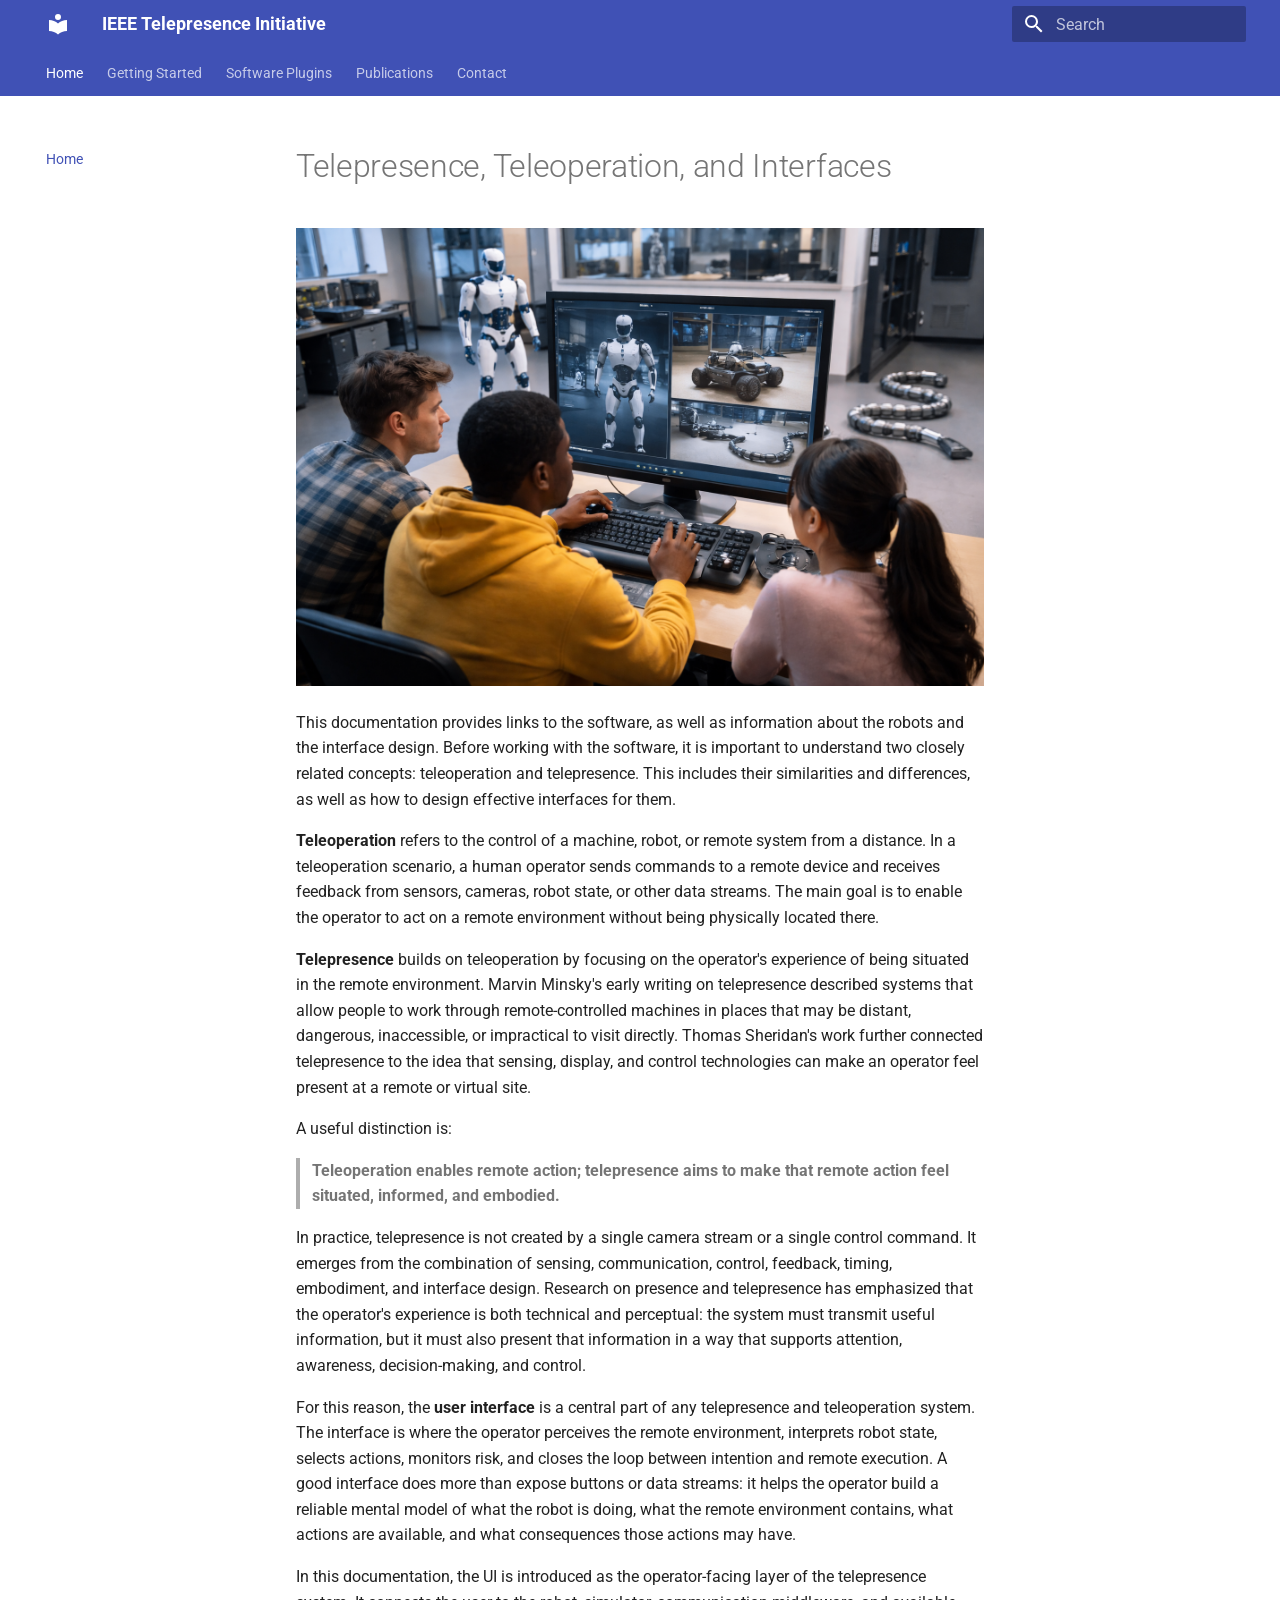
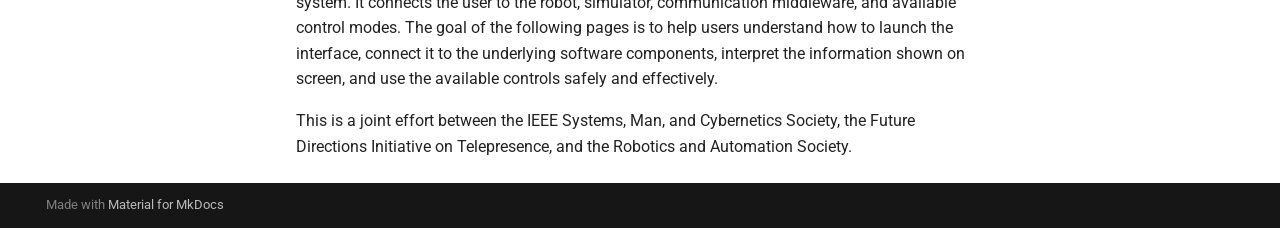
<file: documentation/index.html>
<!doctype html>
<html lang="en" class="no-js">
  <head>
    
      <meta charset="utf-8">
      <meta name="viewport" content="width=device-width,initial-scale=1">
      
      
      
        <link rel="canonical" href="https://vicarios.github.io/documentation/">
      
      
      
        <link rel="next" href="Getting-Started/">
      
      
        
      
      
      <link rel="icon" href="assets/images/favicon.png">
      <meta name="generator" content="mkdocs-1.6.1, mkdocs-material-9.7.6">
    
    
      
        <title>IEEE Telepresence Initiative</title>
      
    
    
      <link rel="stylesheet" href="assets/stylesheets/main.484c7ddc.min.css">
      
      


    
    
      
    
    
      
        
        
        <link rel="preconnect" href="https://fonts.gstatic.com" crossorigin>
        <link rel="stylesheet" href="https://fonts.googleapis.com/css?family=Roboto:300,300i,400,400i,700,700i%7CRoboto+Mono:400,400i,700,700i&display=fallback">
        <style>:root{--md-text-font:"Roboto";--md-code-font:"Roboto Mono"}</style>
      
    
    
    <script>__md_scope=new URL(".",location),__md_hash=e=>[...e].reduce(((e,_)=>(e<<5)-e+_.charCodeAt(0)),0),__md_get=(e,_=localStorage,t=__md_scope)=>JSON.parse(_.getItem(t.pathname+"."+e)),__md_set=(e,_,t=localStorage,a=__md_scope)=>{try{t.setItem(a.pathname+"."+e,JSON.stringify(_))}catch(e){}}</script>
    
      

    
    
  </head>
  
  
    <body dir="ltr">
  
    
    <input class="md-toggle" data-md-toggle="drawer" type="checkbox" id="__drawer" autocomplete="off">
    <input class="md-toggle" data-md-toggle="search" type="checkbox" id="__search" autocomplete="off">
    <label class="md-overlay" for="__drawer"></label>
    <div data-md-component="skip">
      
        
        <a href="#telepresence-teleoperation-and-interfaces" class="md-skip">
          Skip to content
        </a>
      
    </div>
    <div data-md-component="announce">
      
    </div>
    
    
      

<header class="md-header" data-md-component="header">
  <nav class="md-header__inner md-grid" aria-label="Header">
    <a href="." title="IEEE Telepresence Initiative" class="md-header__button md-logo" aria-label="IEEE Telepresence Initiative" data-md-component="logo">
      
  
  <svg xmlns="http://www.w3.org/2000/svg" viewBox="0 0 24 24"><path d="M12 8a3 3 0 0 0 3-3 3 3 0 0 0-3-3 3 3 0 0 0-3 3 3 3 0 0 0 3 3m0 3.54C9.64 9.35 6.5 8 3 8v11c3.5 0 6.64 1.35 9 3.54 2.36-2.19 5.5-3.54 9-3.54V8c-3.5 0-6.64 1.35-9 3.54"/></svg>

    </a>
    <label class="md-header__button md-icon" for="__drawer">
      
      <svg xmlns="http://www.w3.org/2000/svg" viewBox="0 0 24 24"><path d="M3 6h18v2H3zm0 5h18v2H3zm0 5h18v2H3z"/></svg>
    </label>
    <div class="md-header__title" data-md-component="header-title">
      <div class="md-header__ellipsis">
        <div class="md-header__topic">
          <span class="md-ellipsis">
            IEEE Telepresence Initiative
          </span>
        </div>
        <div class="md-header__topic" data-md-component="header-topic">
          <span class="md-ellipsis">
            
              Home
            
          </span>
        </div>
      </div>
    </div>
    
    
      <script>var palette=__md_get("__palette");if(palette&&palette.color){if("(prefers-color-scheme)"===palette.color.media){var media=matchMedia("(prefers-color-scheme: light)"),input=document.querySelector(media.matches?"[data-md-color-media='(prefers-color-scheme: light)']":"[data-md-color-media='(prefers-color-scheme: dark)']");palette.color.media=input.getAttribute("data-md-color-media"),palette.color.scheme=input.getAttribute("data-md-color-scheme"),palette.color.primary=input.getAttribute("data-md-color-primary"),palette.color.accent=input.getAttribute("data-md-color-accent")}for(var[key,value]of Object.entries(palette.color))document.body.setAttribute("data-md-color-"+key,value)}</script>
    
    
    
      
      
        <label class="md-header__button md-icon" for="__search">
          
          <svg xmlns="http://www.w3.org/2000/svg" viewBox="0 0 24 24"><path d="M9.5 3A6.5 6.5 0 0 1 16 9.5c0 1.61-.59 3.09-1.56 4.23l.27.27h.79l5 5-1.5 1.5-5-5v-.79l-.27-.27A6.52 6.52 0 0 1 9.5 16 6.5 6.5 0 0 1 3 9.5 6.5 6.5 0 0 1 9.5 3m0 2C7 5 5 7 5 9.5S7 14 9.5 14 14 12 14 9.5 12 5 9.5 5"/></svg>
        </label>
        <div class="md-search" data-md-component="search" role="dialog">
  <label class="md-search__overlay" for="__search"></label>
  <div class="md-search__inner" role="search">
    <form class="md-search__form" name="search">
      <input type="text" class="md-search__input" name="query" aria-label="Search" placeholder="Search" autocapitalize="off" autocorrect="off" autocomplete="off" spellcheck="false" data-md-component="search-query" required>
      <label class="md-search__icon md-icon" for="__search">
        
        <svg xmlns="http://www.w3.org/2000/svg" viewBox="0 0 24 24"><path d="M9.5 3A6.5 6.5 0 0 1 16 9.5c0 1.61-.59 3.09-1.56 4.23l.27.27h.79l5 5-1.5 1.5-5-5v-.79l-.27-.27A6.52 6.52 0 0 1 9.5 16 6.5 6.5 0 0 1 3 9.5 6.5 6.5 0 0 1 9.5 3m0 2C7 5 5 7 5 9.5S7 14 9.5 14 14 12 14 9.5 12 5 9.5 5"/></svg>
        
        <svg xmlns="http://www.w3.org/2000/svg" viewBox="0 0 24 24"><path d="M20 11v2H8l5.5 5.5-1.42 1.42L4.16 12l7.92-7.92L13.5 5.5 8 11z"/></svg>
      </label>
      <nav class="md-search__options" aria-label="Search">
        
        <button type="reset" class="md-search__icon md-icon" title="Clear" aria-label="Clear" tabindex="-1">
          
          <svg xmlns="http://www.w3.org/2000/svg" viewBox="0 0 24 24"><path d="M19 6.41 17.59 5 12 10.59 6.41 5 5 6.41 10.59 12 5 17.59 6.41 19 12 13.41 17.59 19 19 17.59 13.41 12z"/></svg>
        </button>
      </nav>
      
        <div class="md-search__suggest" data-md-component="search-suggest"></div>
      
    </form>
    <div class="md-search__output">
      <div class="md-search__scrollwrap" tabindex="0" data-md-scrollfix>
        <div class="md-search-result" data-md-component="search-result">
          <div class="md-search-result__meta">
            Initializing search
          </div>
          <ol class="md-search-result__list" role="presentation"></ol>
        </div>
      </div>
    </div>
  </div>
</div>
      
    
    
  </nav>
  
</header>
    
    <div class="md-container" data-md-component="container">
      
      
        
          
            
<nav class="md-tabs" aria-label="Tabs" data-md-component="tabs">
  <div class="md-grid">
    <ul class="md-tabs__list">
      
        
  
  
  
    
  
  
    <li class="md-tabs__item md-tabs__item--active">
      <a href="." class="md-tabs__link">
        
  
  
    
  
  Home

      </a>
    </li>
  

      
        
  
  
  
  
    <li class="md-tabs__item">
      <a href="Getting-Started/" class="md-tabs__link">
        
  
  
    
  
  Getting Started

      </a>
    </li>
  

      
        
  
  
  
  
    <li class="md-tabs__item">
      <a href="Software-plugins/" class="md-tabs__link">
        
  
  
    
  
  Software Plugins

      </a>
    </li>
  

      
        
  
  
  
  
    <li class="md-tabs__item">
      <a href="publications/" class="md-tabs__link">
        
  
  
    
  
  Publications

      </a>
    </li>
  

      
        
  
  
  
  
    <li class="md-tabs__item">
      <a href="Contact/" class="md-tabs__link">
        
  
  
    
  
  Contact

      </a>
    </li>
  

      
    </ul>
  </div>
</nav>
          
        
      
      <main class="md-main" data-md-component="main">
        <div class="md-main__inner md-grid">
          
            
              
              <div class="md-sidebar md-sidebar--primary" data-md-component="sidebar" data-md-type="navigation" >
                <div class="md-sidebar__scrollwrap">
                  <div class="md-sidebar__inner">
                    


  


<nav class="md-nav md-nav--primary md-nav--lifted" aria-label="Navigation" data-md-level="0">
  <label class="md-nav__title" for="__drawer">
    <a href="." title="IEEE Telepresence Initiative" class="md-nav__button md-logo" aria-label="IEEE Telepresence Initiative" data-md-component="logo">
      
  
  <svg xmlns="http://www.w3.org/2000/svg" viewBox="0 0 24 24"><path d="M12 8a3 3 0 0 0 3-3 3 3 0 0 0-3-3 3 3 0 0 0-3 3 3 3 0 0 0 3 3m0 3.54C9.64 9.35 6.5 8 3 8v11c3.5 0 6.64 1.35 9 3.54 2.36-2.19 5.5-3.54 9-3.54V8c-3.5 0-6.64 1.35-9 3.54"/></svg>

    </a>
    IEEE Telepresence Initiative
  </label>
  
  <ul class="md-nav__list" data-md-scrollfix>
    
      
      
  
  
    
  
  
  
    <li class="md-nav__item md-nav__item--active">
      
      <input class="md-nav__toggle md-toggle" type="checkbox" id="__toc">
      
      
        
      
      
      <a href="." class="md-nav__link md-nav__link--active">
        
  
  
  <span class="md-ellipsis">
    
  
    Home
  

    
  </span>
  
  

      </a>
      
    </li>
  

    
      
      
  
  
  
  
    <li class="md-nav__item">
      <a href="Getting-Started/" class="md-nav__link">
        
  
  
  <span class="md-ellipsis">
    
  
    Getting Started
  

    
  </span>
  
  

      </a>
    </li>
  

    
      
      
  
  
  
  
    <li class="md-nav__item">
      <a href="Software-plugins/" class="md-nav__link">
        
  
  
  <span class="md-ellipsis">
    
  
    Software Plugins
  

    
  </span>
  
  

      </a>
    </li>
  

    
      
      
  
  
  
  
    <li class="md-nav__item">
      <a href="publications/" class="md-nav__link">
        
  
  
  <span class="md-ellipsis">
    
  
    Publications
  

    
  </span>
  
  

      </a>
    </li>
  

    
      
      
  
  
  
  
    <li class="md-nav__item">
      <a href="Contact/" class="md-nav__link">
        
  
  
  <span class="md-ellipsis">
    
  
    Contact
  

    
  </span>
  
  

      </a>
    </li>
  

    
  </ul>
</nav>
                  </div>
                </div>
              </div>
            
            
              
              <div class="md-sidebar md-sidebar--secondary" data-md-component="sidebar" data-md-type="toc" >
                <div class="md-sidebar__scrollwrap">
                  <div class="md-sidebar__inner">
                    

<nav class="md-nav md-nav--secondary" aria-label="Table of contents">
  
  
  
    
  
  
</nav>
                  </div>
                </div>
              </div>
            
          
          
            <div class="md-content" data-md-component="content">
              
              <article class="md-content__inner md-typeset">
                
                  



<h1 id="telepresence-teleoperation-and-interfaces">Telepresence, Teleoperation, and Interfaces<a class="headerlink" href="#telepresence-teleoperation-and-interfaces" title="Permanent link">&para;</a></h1>
<p><img alt="alt text" src="image.png" /></p>
<p>This documentation provides links to the software, as well as information about the robots and the interface design. Before working with the software, it is important to understand two closely related concepts: teleoperation and telepresence. This includes their similarities and differences, as well as how to design effective interfaces for them.</p>
<p><strong>Teleoperation</strong> refers to the control of a machine, robot, or remote system from a distance. In a teleoperation scenario, a human operator sends commands to a remote device and receives feedback from sensors, cameras, robot state, or other data streams. The main goal is to enable the operator to act on a remote environment without being physically located there.</p>
<p><strong>Telepresence</strong> builds on teleoperation by focusing on the operator's experience of being situated in the remote environment. Marvin Minsky's early writing on telepresence described systems that allow people to work through remote-controlled machines in places that may be distant, dangerous, inaccessible, or impractical to visit directly. Thomas Sheridan's work further connected telepresence to the idea that sensing, display, and control technologies can make an operator feel present at a remote or virtual site.</p>
<p>A useful distinction is:</p>
<blockquote>
<p><strong>Teleoperation enables remote action; telepresence aims to make that remote action feel situated, informed, and embodied.</strong></p>
</blockquote>
<p>In practice, telepresence is not created by a single camera stream or a single control command. It emerges from the combination of sensing, communication, control, feedback, timing, embodiment, and interface design. Research on presence and telepresence has emphasized that the operator's experience is both technical and perceptual: the system must transmit useful information, but it must also present that information in a way that supports attention, awareness, decision-making, and control.</p>
<p>For this reason, the <strong>user interface</strong> is a central part of any telepresence and teleoperation system. The interface is where the operator perceives the remote environment, interprets robot state, selects actions, monitors risk, and closes the loop between intention and remote execution. A good interface does more than expose buttons or data streams: it helps the operator build a reliable mental model of what the robot is doing, what the remote environment contains, what actions are available, and what consequences those actions may have.</p>
<p>In this documentation, the UI is introduced as the operator-facing layer of the telepresence system. It connects the user to the robot, simulator, communication middleware, and available control modes. The goal of the following pages is to help users understand how to launch the interface, connect it to the underlying software components, interpret the information shown on screen, and use the available controls safely and effectively.</p>
<p>This is a joint effort between the IEEE Systems, Man, and Cybernetics Society, the Future Directions Initiative on Telepresence, and the Robotics and Automation Society.</p>












                
              </article>
            </div>
          
          
<script>var target=document.getElementById(location.hash.slice(1));target&&target.name&&(target.checked=target.name.startsWith("__tabbed_"))</script>
        </div>
        
          <button type="button" class="md-top md-icon" data-md-component="top" hidden>
  
  <svg xmlns="http://www.w3.org/2000/svg" viewBox="0 0 24 24"><path d="M13 20h-2V8l-5.5 5.5-1.42-1.42L12 4.16l7.92 7.92-1.42 1.42L13 8z"/></svg>
  Back to top
</button>
        
      </main>
      
        <footer class="md-footer">
  
  <div class="md-footer-meta md-typeset">
    <div class="md-footer-meta__inner md-grid">
      <div class="md-copyright">
  
  
    Made with
    <a href="https://squidfunk.github.io/mkdocs-material/" target="_blank" rel="noopener">
      Material for MkDocs
    </a>
  
</div>
      
    </div>
  </div>
</footer>
      
    </div>
    <div class="md-dialog" data-md-component="dialog">
      <div class="md-dialog__inner md-typeset"></div>
    </div>
    
    
    
      
      
      <script id="__config" type="application/json">{"annotate": null, "base": ".", "features": ["navigation.tabs", "navigation.sections", "navigation.top", "search.suggest", "search.highlight"], "search": "assets/javascripts/workers/search.2c215733.min.js", "tags": null, "translations": {"clipboard.copied": "Copied to clipboard", "clipboard.copy": "Copy to clipboard", "search.result.more.one": "1 more on this page", "search.result.more.other": "# more on this page", "search.result.none": "No matching documents", "search.result.one": "1 matching document", "search.result.other": "# matching documents", "search.result.placeholder": "Type to start searching", "search.result.term.missing": "Missing", "select.version": "Select version"}, "version": null}</script>
    
    
      <script src="assets/javascripts/bundle.79ae519e.min.js"></script>
      
    
  </body>
</html>
</file>
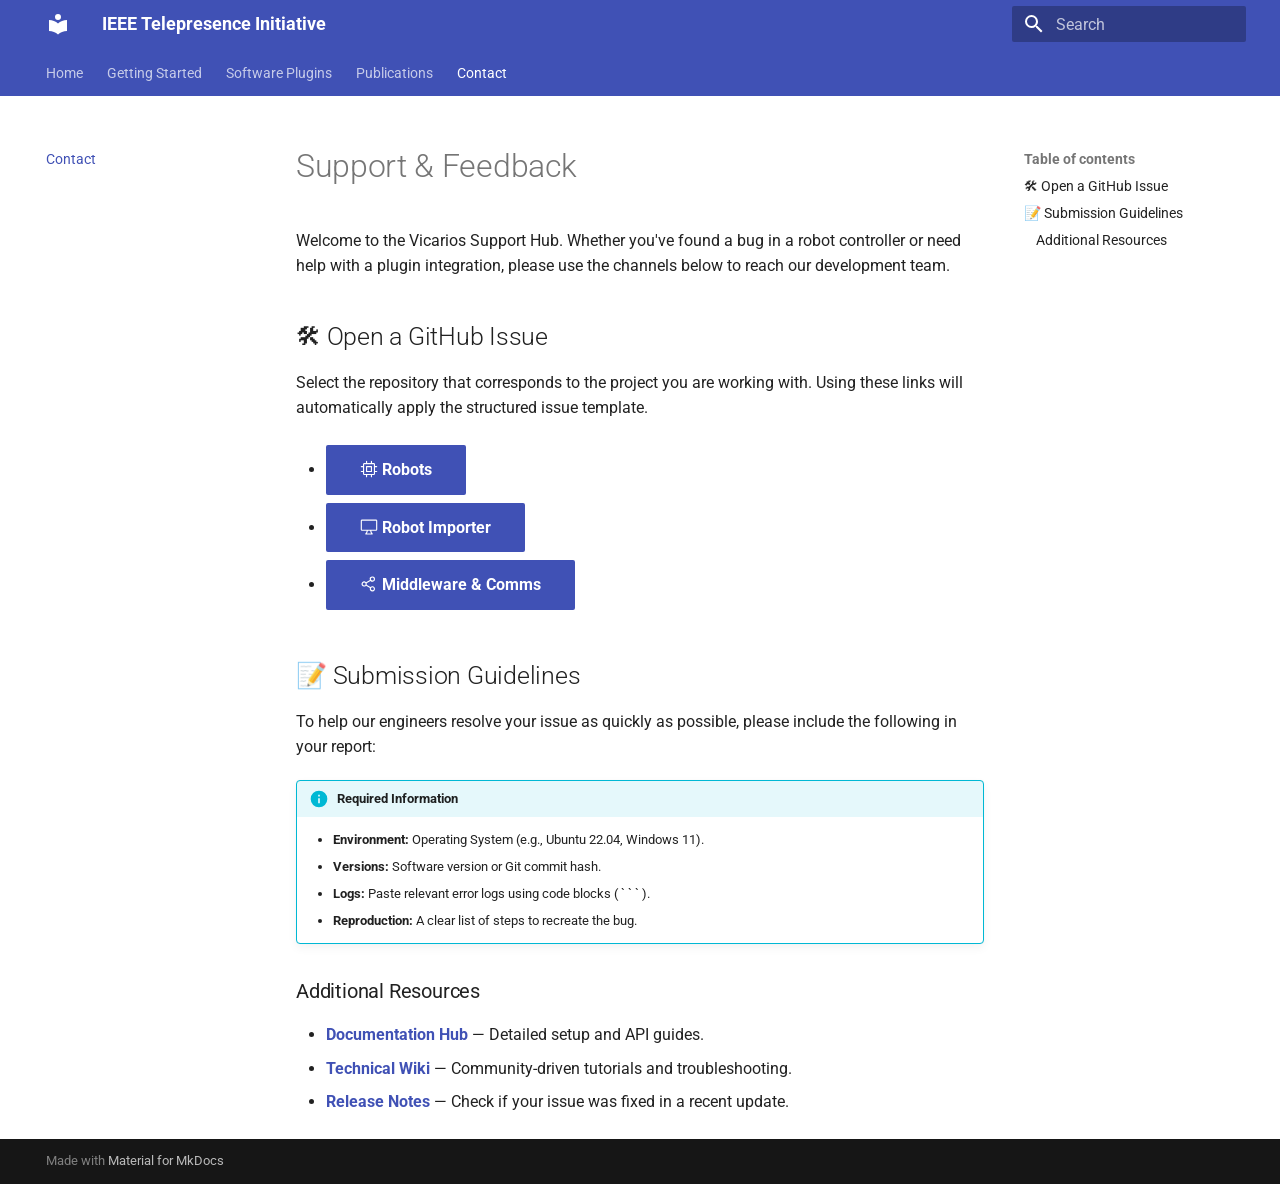
<file: documentation/Contact/index.html>
<!doctype html>
<html lang="en" class="no-js">
  <head>
    
      <meta charset="utf-8">
      <meta name="viewport" content="width=device-width,initial-scale=1">
      
      
      
        <link rel="canonical" href="https://vicarios.github.io/documentation/Contact/">
      
      
        <link rel="prev" href="../publications/">
      
      
      
        
      
      
      <link rel="icon" href="../assets/images/favicon.png">
      <meta name="generator" content="mkdocs-1.6.1, mkdocs-material-9.7.6">
    
    
      
        <title>Contact - IEEE Telepresence Initiative</title>
      
    
    
      <link rel="stylesheet" href="../assets/stylesheets/main.484c7ddc.min.css">
      
      


    
    
      
    
    
      
        
        
        <link rel="preconnect" href="https://fonts.gstatic.com" crossorigin>
        <link rel="stylesheet" href="https://fonts.googleapis.com/css?family=Roboto:300,300i,400,400i,700,700i%7CRoboto+Mono:400,400i,700,700i&display=fallback">
        <style>:root{--md-text-font:"Roboto";--md-code-font:"Roboto Mono"}</style>
      
    
    
    <script>__md_scope=new URL("..",location),__md_hash=e=>[...e].reduce(((e,_)=>(e<<5)-e+_.charCodeAt(0)),0),__md_get=(e,_=localStorage,t=__md_scope)=>JSON.parse(_.getItem(t.pathname+"."+e)),__md_set=(e,_,t=localStorage,a=__md_scope)=>{try{t.setItem(a.pathname+"."+e,JSON.stringify(_))}catch(e){}}</script>
    
      

    
    
  </head>
  
  
    <body dir="ltr">
  
    
    <input class="md-toggle" data-md-toggle="drawer" type="checkbox" id="__drawer" autocomplete="off">
    <input class="md-toggle" data-md-toggle="search" type="checkbox" id="__search" autocomplete="off">
    <label class="md-overlay" for="__drawer"></label>
    <div data-md-component="skip">
      
        
        <a href="#support-feedback" class="md-skip">
          Skip to content
        </a>
      
    </div>
    <div data-md-component="announce">
      
    </div>
    
    
      

<header class="md-header" data-md-component="header">
  <nav class="md-header__inner md-grid" aria-label="Header">
    <a href=".." title="IEEE Telepresence Initiative" class="md-header__button md-logo" aria-label="IEEE Telepresence Initiative" data-md-component="logo">
      
  
  <svg xmlns="http://www.w3.org/2000/svg" viewBox="0 0 24 24"><path d="M12 8a3 3 0 0 0 3-3 3 3 0 0 0-3-3 3 3 0 0 0-3 3 3 3 0 0 0 3 3m0 3.54C9.64 9.35 6.5 8 3 8v11c3.5 0 6.64 1.35 9 3.54 2.36-2.19 5.5-3.54 9-3.54V8c-3.5 0-6.64 1.35-9 3.54"/></svg>

    </a>
    <label class="md-header__button md-icon" for="__drawer">
      
      <svg xmlns="http://www.w3.org/2000/svg" viewBox="0 0 24 24"><path d="M3 6h18v2H3zm0 5h18v2H3zm0 5h18v2H3z"/></svg>
    </label>
    <div class="md-header__title" data-md-component="header-title">
      <div class="md-header__ellipsis">
        <div class="md-header__topic">
          <span class="md-ellipsis">
            IEEE Telepresence Initiative
          </span>
        </div>
        <div class="md-header__topic" data-md-component="header-topic">
          <span class="md-ellipsis">
            
              Contact
            
          </span>
        </div>
      </div>
    </div>
    
    
      <script>var palette=__md_get("__palette");if(palette&&palette.color){if("(prefers-color-scheme)"===palette.color.media){var media=matchMedia("(prefers-color-scheme: light)"),input=document.querySelector(media.matches?"[data-md-color-media='(prefers-color-scheme: light)']":"[data-md-color-media='(prefers-color-scheme: dark)']");palette.color.media=input.getAttribute("data-md-color-media"),palette.color.scheme=input.getAttribute("data-md-color-scheme"),palette.color.primary=input.getAttribute("data-md-color-primary"),palette.color.accent=input.getAttribute("data-md-color-accent")}for(var[key,value]of Object.entries(palette.color))document.body.setAttribute("data-md-color-"+key,value)}</script>
    
    
    
      
      
        <label class="md-header__button md-icon" for="__search">
          
          <svg xmlns="http://www.w3.org/2000/svg" viewBox="0 0 24 24"><path d="M9.5 3A6.5 6.5 0 0 1 16 9.5c0 1.61-.59 3.09-1.56 4.23l.27.27h.79l5 5-1.5 1.5-5-5v-.79l-.27-.27A6.52 6.52 0 0 1 9.5 16 6.5 6.5 0 0 1 3 9.5 6.5 6.5 0 0 1 9.5 3m0 2C7 5 5 7 5 9.5S7 14 9.5 14 14 12 14 9.5 12 5 9.5 5"/></svg>
        </label>
        <div class="md-search" data-md-component="search" role="dialog">
  <label class="md-search__overlay" for="__search"></label>
  <div class="md-search__inner" role="search">
    <form class="md-search__form" name="search">
      <input type="text" class="md-search__input" name="query" aria-label="Search" placeholder="Search" autocapitalize="off" autocorrect="off" autocomplete="off" spellcheck="false" data-md-component="search-query" required>
      <label class="md-search__icon md-icon" for="__search">
        
        <svg xmlns="http://www.w3.org/2000/svg" viewBox="0 0 24 24"><path d="M9.5 3A6.5 6.5 0 0 1 16 9.5c0 1.61-.59 3.09-1.56 4.23l.27.27h.79l5 5-1.5 1.5-5-5v-.79l-.27-.27A6.52 6.52 0 0 1 9.5 16 6.5 6.5 0 0 1 3 9.5 6.5 6.5 0 0 1 9.5 3m0 2C7 5 5 7 5 9.5S7 14 9.5 14 14 12 14 9.5 12 5 9.5 5"/></svg>
        
        <svg xmlns="http://www.w3.org/2000/svg" viewBox="0 0 24 24"><path d="M20 11v2H8l5.5 5.5-1.42 1.42L4.16 12l7.92-7.92L13.5 5.5 8 11z"/></svg>
      </label>
      <nav class="md-search__options" aria-label="Search">
        
        <button type="reset" class="md-search__icon md-icon" title="Clear" aria-label="Clear" tabindex="-1">
          
          <svg xmlns="http://www.w3.org/2000/svg" viewBox="0 0 24 24"><path d="M19 6.41 17.59 5 12 10.59 6.41 5 5 6.41 10.59 12 5 17.59 6.41 19 12 13.41 17.59 19 19 17.59 13.41 12z"/></svg>
        </button>
      </nav>
      
        <div class="md-search__suggest" data-md-component="search-suggest"></div>
      
    </form>
    <div class="md-search__output">
      <div class="md-search__scrollwrap" tabindex="0" data-md-scrollfix>
        <div class="md-search-result" data-md-component="search-result">
          <div class="md-search-result__meta">
            Initializing search
          </div>
          <ol class="md-search-result__list" role="presentation"></ol>
        </div>
      </div>
    </div>
  </div>
</div>
      
    
    
  </nav>
  
</header>
    
    <div class="md-container" data-md-component="container">
      
      
        
          
            
<nav class="md-tabs" aria-label="Tabs" data-md-component="tabs">
  <div class="md-grid">
    <ul class="md-tabs__list">
      
        
  
  
  
  
    <li class="md-tabs__item">
      <a href=".." class="md-tabs__link">
        
  
  
    
  
  Home

      </a>
    </li>
  

      
        
  
  
  
  
    <li class="md-tabs__item">
      <a href="../Getting-Started/" class="md-tabs__link">
        
  
  
    
  
  Getting Started

      </a>
    </li>
  

      
        
  
  
  
  
    <li class="md-tabs__item">
      <a href="../Software-plugins/" class="md-tabs__link">
        
  
  
    
  
  Software Plugins

      </a>
    </li>
  

      
        
  
  
  
  
    <li class="md-tabs__item">
      <a href="../publications/" class="md-tabs__link">
        
  
  
    
  
  Publications

      </a>
    </li>
  

      
        
  
  
  
    
  
  
    <li class="md-tabs__item md-tabs__item--active">
      <a href="./" class="md-tabs__link">
        
  
  
    
  
  Contact

      </a>
    </li>
  

      
    </ul>
  </div>
</nav>
          
        
      
      <main class="md-main" data-md-component="main">
        <div class="md-main__inner md-grid">
          
            
              
              <div class="md-sidebar md-sidebar--primary" data-md-component="sidebar" data-md-type="navigation" >
                <div class="md-sidebar__scrollwrap">
                  <div class="md-sidebar__inner">
                    


  


<nav class="md-nav md-nav--primary md-nav--lifted" aria-label="Navigation" data-md-level="0">
  <label class="md-nav__title" for="__drawer">
    <a href=".." title="IEEE Telepresence Initiative" class="md-nav__button md-logo" aria-label="IEEE Telepresence Initiative" data-md-component="logo">
      
  
  <svg xmlns="http://www.w3.org/2000/svg" viewBox="0 0 24 24"><path d="M12 8a3 3 0 0 0 3-3 3 3 0 0 0-3-3 3 3 0 0 0-3 3 3 3 0 0 0 3 3m0 3.54C9.64 9.35 6.5 8 3 8v11c3.5 0 6.64 1.35 9 3.54 2.36-2.19 5.5-3.54 9-3.54V8c-3.5 0-6.64 1.35-9 3.54"/></svg>

    </a>
    IEEE Telepresence Initiative
  </label>
  
  <ul class="md-nav__list" data-md-scrollfix>
    
      
      
  
  
  
  
    <li class="md-nav__item">
      <a href=".." class="md-nav__link">
        
  
  
  <span class="md-ellipsis">
    
  
    Home
  

    
  </span>
  
  

      </a>
    </li>
  

    
      
      
  
  
  
  
    <li class="md-nav__item">
      <a href="../Getting-Started/" class="md-nav__link">
        
  
  
  <span class="md-ellipsis">
    
  
    Getting Started
  

    
  </span>
  
  

      </a>
    </li>
  

    
      
      
  
  
  
  
    <li class="md-nav__item">
      <a href="../Software-plugins/" class="md-nav__link">
        
  
  
  <span class="md-ellipsis">
    
  
    Software Plugins
  

    
  </span>
  
  

      </a>
    </li>
  

    
      
      
  
  
  
  
    <li class="md-nav__item">
      <a href="../publications/" class="md-nav__link">
        
  
  
  <span class="md-ellipsis">
    
  
    Publications
  

    
  </span>
  
  

      </a>
    </li>
  

    
      
      
  
  
    
  
  
  
    <li class="md-nav__item md-nav__item--active">
      
      <input class="md-nav__toggle md-toggle" type="checkbox" id="__toc">
      
      
        
      
      
        <label class="md-nav__link md-nav__link--active" for="__toc">
          
  
  
  <span class="md-ellipsis">
    
  
    Contact
  

    
  </span>
  
  

          <span class="md-nav__icon md-icon"></span>
        </label>
      
      <a href="./" class="md-nav__link md-nav__link--active">
        
  
  
  <span class="md-ellipsis">
    
  
    Contact
  

    
  </span>
  
  

      </a>
      
        

<nav class="md-nav md-nav--secondary" aria-label="Table of contents">
  
  
  
    
  
  
    <label class="md-nav__title" for="__toc">
      <span class="md-nav__icon md-icon"></span>
      Table of contents
    </label>
    <ul class="md-nav__list" data-md-component="toc" data-md-scrollfix>
      
        <li class="md-nav__item">
  <a href="#open-a-github-issue" class="md-nav__link">
    <span class="md-ellipsis">
      
        🛠 Open a GitHub Issue
      
    </span>
  </a>
  
</li>
      
        <li class="md-nav__item">
  <a href="#submission-guidelines" class="md-nav__link">
    <span class="md-ellipsis">
      
        📝 Submission Guidelines
      
    </span>
  </a>
  
    <nav class="md-nav" aria-label="📝 Submission Guidelines">
      <ul class="md-nav__list">
        
          <li class="md-nav__item">
  <a href="#additional-resources" class="md-nav__link">
    <span class="md-ellipsis">
      
        Additional Resources
      
    </span>
  </a>
  
</li>
        
      </ul>
    </nav>
  
</li>
      
    </ul>
  
</nav>
      
    </li>
  

    
  </ul>
</nav>
                  </div>
                </div>
              </div>
            
            
              
              <div class="md-sidebar md-sidebar--secondary" data-md-component="sidebar" data-md-type="toc" >
                <div class="md-sidebar__scrollwrap">
                  <div class="md-sidebar__inner">
                    

<nav class="md-nav md-nav--secondary" aria-label="Table of contents">
  
  
  
    
  
  
    <label class="md-nav__title" for="__toc">
      <span class="md-nav__icon md-icon"></span>
      Table of contents
    </label>
    <ul class="md-nav__list" data-md-component="toc" data-md-scrollfix>
      
        <li class="md-nav__item">
  <a href="#open-a-github-issue" class="md-nav__link">
    <span class="md-ellipsis">
      
        🛠 Open a GitHub Issue
      
    </span>
  </a>
  
</li>
      
        <li class="md-nav__item">
  <a href="#submission-guidelines" class="md-nav__link">
    <span class="md-ellipsis">
      
        📝 Submission Guidelines
      
    </span>
  </a>
  
    <nav class="md-nav" aria-label="📝 Submission Guidelines">
      <ul class="md-nav__list">
        
          <li class="md-nav__item">
  <a href="#additional-resources" class="md-nav__link">
    <span class="md-ellipsis">
      
        Additional Resources
      
    </span>
  </a>
  
</li>
        
      </ul>
    </nav>
  
</li>
      
    </ul>
  
</nav>
                  </div>
                </div>
              </div>
            
          
          
            <div class="md-content" data-md-component="content">
              
              <article class="md-content__inner md-typeset">
                
                  



<h1 id="support-feedback">Support &amp; Feedback<a class="headerlink" href="#support-feedback" title="Permanent link">&para;</a></h1>
<p>Welcome to the Vicarios Support Hub. Whether you've found a bug in a robot controller or need help with a plugin integration, please use the channels below to reach our development team.</p>
<h2 id="open-a-github-issue">🛠 Open a GitHub Issue<a class="headerlink" href="#open-a-github-issue" title="Permanent link">&para;</a></h2>
<p>Select the repository that corresponds to the project you are working with. Using these links will automatically apply the structured issue template.</p>
<ul>
<li>
<p><a class="md-button md-button--primary" href="https://github.com/vicarios/VicariosRobots/issues/new?template=request-form.yml" style="width:fit-content; margin:0;"><span class="twemoji"><svg xmlns="http://www.w3.org/2000/svg" viewBox="0 0 24 24"><path d="M8.75 8h6.5a.75.75 0 0 1 .75.75v6.5a.75.75 0 0 1-.75.75h-6.5a.75.75 0 0 1-.75-.75v-6.5A.75.75 0 0 1 8.75 8m.75 6.5h5v-5h-5Z"/><path d="M15.25 1a.75.75 0 0 1 .75.75V4h2.25c.966 0 1.75.784 1.75 1.75V8h2.25a.75.75 0 0 1 0 1.5H20v5h2.25a.75.75 0 0 1 0 1.5H20v2.25A1.75 1.75 0 0 1 18.25 20H16v2.25a.75.75 0 0 1-1.5 0V20h-5v2.25a.75.75 0 0 1-1.5 0V20H5.75A1.75 1.75 0 0 1 4 18.25V16H1.75a.75.75 0 0 1 0-1.5H4v-5H1.75a.75.75 0 0 1 0-1.5H4V5.75C4 4.784 4.784 4 5.75 4H8V1.75a.75.75 0 0 1 1.5 0V4h5V1.75a.75.75 0 0 1 .75-.75m3 17.5a.25.25 0 0 0 .25-.25V5.75a.25.25 0 0 0-.25-.25H5.75a.25.25 0 0 0-.25.25v12.5c0 .138.112.25.25.25Z"/></svg></span> Robots</a></p>
</li>
<li>
<p><a class="md-button md-button--primary" href="https://github.com/vicarios/RobotImporterUnreal/issues/new?template=request-form.yml" style="width:fit-content; margin:0;"><span class="twemoji"><svg xmlns="http://www.w3.org/2000/svg" viewBox="0 0 24 24"><path d="M8.954 17H2.75A1.75 1.75 0 0 1 1 15.25V3.75C1 2.784 1.784 2 2.75 2h18.5c.966 0 1.75.784 1.75 1.75v11.5A1.75 1.75 0 0 1 21.25 17h-6.204c.171 1.375.805 2.652 1.769 3.757A.752.752 0 0 1 16.25 22h-8.5a.75.75 0 0 1-.565-1.243c.964-1.105 1.598-2.382 1.769-3.757M21.5 3.75a.25.25 0 0 0-.25-.25H2.75a.25.25 0 0 0-.25.25v11.5c0 .138.112.25.25.25h18.5a.25.25 0 0 0 .25-.25ZM13.537 17h-3.074c-.126 1.266-.564 2.445-1.223 3.5h5.52c-.659-1.055-1.098-2.234-1.223-3.5"/></svg></span> Robot Importer</a></p>
</li>
<li>
<p><a class="md-button md-button--primary" href="https://github.com/vicarios/EasyDDS/issues/new?template=request-form.yml" style="width:fit-content; margin:0;"><span class="twemoji"><svg xmlns="http://www.w3.org/2000/svg" viewBox="0 0 24 24"><path d="M20 5.5a3.498 3.498 0 0 1-6.062 2.385l-5.112 3.021a3.5 3.5 0 0 1 0 2.188l5.112 3.021a3.5 3.5 0 1 1-.764 1.29l-5.112-3.02a3.499 3.499 0 1 1-3.843-5.642 3.5 3.5 0 0 1 3.843.872l5.112-3.021A3.5 3.5 0 1 1 20 5.5m-1.5 13a2 2 0 1 0-3.999-.001 2 2 0 0 0 3.999.001m0-13a2 2 0 1 0-3.999-.001A2 2 0 0 0 18.5 5.5M5.5 14a2 2 0 1 0 .001-3.999A2 2 0 0 0 5.5 14"/></svg></span> Middleware &amp; Comms</a></p>
</li>
</ul>
<h2 id="submission-guidelines">📝 Submission Guidelines<a class="headerlink" href="#submission-guidelines" title="Permanent link">&para;</a></h2>
<p>To help our engineers resolve your issue as quickly as possible, please include the following in your report:</p>
<div class="admonition info">
<p class="admonition-title">Required Information</p>
<ul>
<li><strong>Environment:</strong> Operating System (e.g., Ubuntu 22.04, Windows 11).</li>
<li><strong>Versions:</strong> Software version or Git commit hash.</li>
<li><strong>Logs:</strong> Paste relevant error logs using code blocks ( ` ` ` ).</li>
<li><strong>Reproduction:</strong> A clear list of steps to recreate the bug.</li>
</ul>
</div>
<h3 id="additional-resources">Additional Resources<a class="headerlink" href="#additional-resources" title="Permanent link">&para;</a></h3>
<ul>
<li><a href="../"><strong>Documentation Hub</strong></a> — Detailed setup and API guides.</li>
<li><a href="https://github.com/vicarios/VicariosRobots/wiki"><strong>Technical Wiki</strong></a> — Community-driven tutorials and troubleshooting.</li>
<li><a href="https://github.com/vicarios/VicariosRobots/releases"><strong>Release Notes</strong></a> — Check if your issue was fixed in a recent update.</li>
</ul>












                
              </article>
            </div>
          
          
<script>var target=document.getElementById(location.hash.slice(1));target&&target.name&&(target.checked=target.name.startsWith("__tabbed_"))</script>
        </div>
        
          <button type="button" class="md-top md-icon" data-md-component="top" hidden>
  
  <svg xmlns="http://www.w3.org/2000/svg" viewBox="0 0 24 24"><path d="M13 20h-2V8l-5.5 5.5-1.42-1.42L12 4.16l7.92 7.92-1.42 1.42L13 8z"/></svg>
  Back to top
</button>
        
      </main>
      
        <footer class="md-footer">
  
  <div class="md-footer-meta md-typeset">
    <div class="md-footer-meta__inner md-grid">
      <div class="md-copyright">
  
  
    Made with
    <a href="https://squidfunk.github.io/mkdocs-material/" target="_blank" rel="noopener">
      Material for MkDocs
    </a>
  
</div>
      
    </div>
  </div>
</footer>
      
    </div>
    <div class="md-dialog" data-md-component="dialog">
      <div class="md-dialog__inner md-typeset"></div>
    </div>
    
    
    
      
      
      <script id="__config" type="application/json">{"annotate": null, "base": "..", "features": ["navigation.tabs", "navigation.sections", "navigation.top", "search.suggest", "search.highlight"], "search": "../assets/javascripts/workers/search.2c215733.min.js", "tags": null, "translations": {"clipboard.copied": "Copied to clipboard", "clipboard.copy": "Copy to clipboard", "search.result.more.one": "1 more on this page", "search.result.more.other": "# more on this page", "search.result.none": "No matching documents", "search.result.one": "1 matching document", "search.result.other": "# matching documents", "search.result.placeholder": "Type to start searching", "search.result.term.missing": "Missing", "select.version": "Select version"}, "version": null}</script>
    
    
      <script src="../assets/javascripts/bundle.79ae519e.min.js"></script>
      
    
  </body>
</html>
</file>
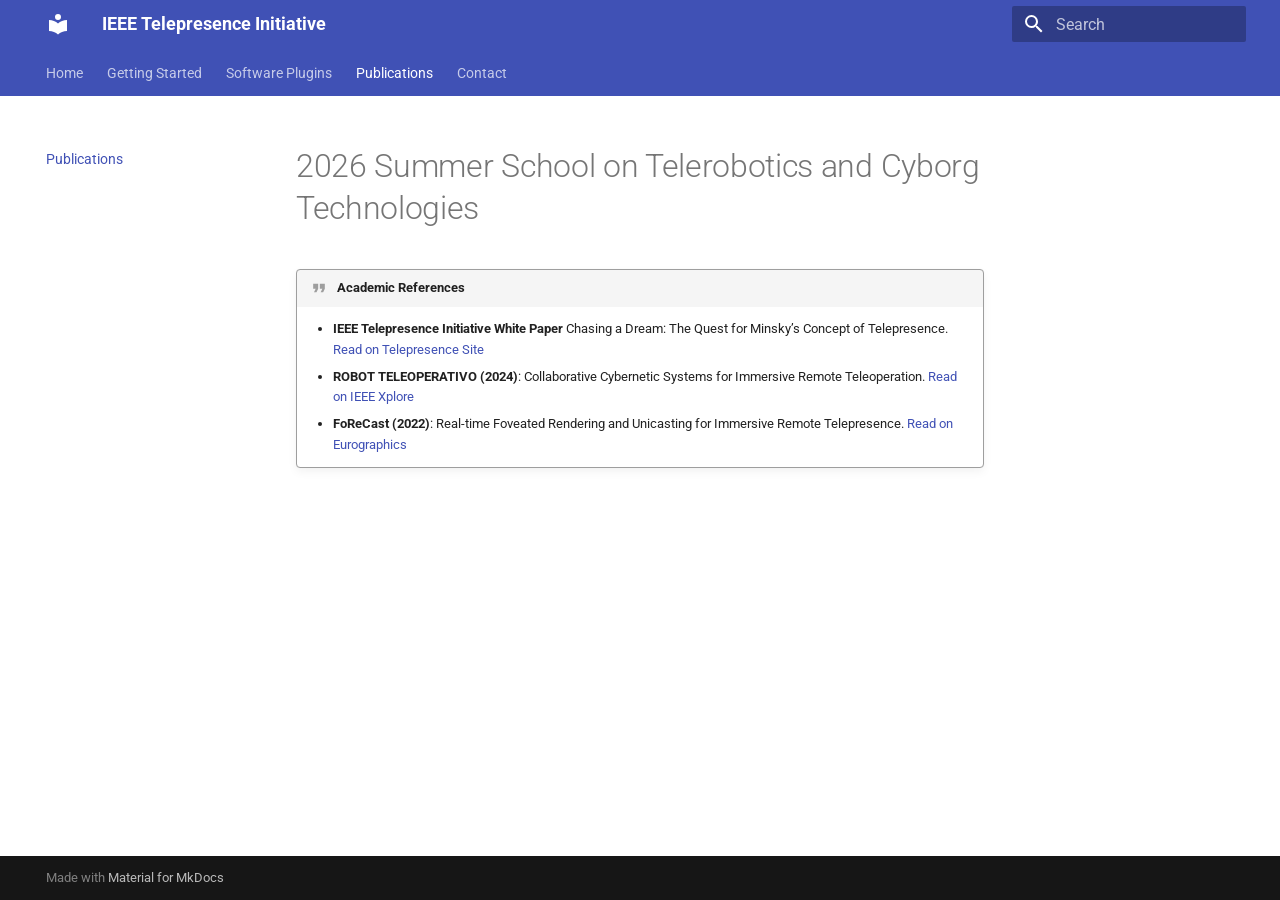
<file: documentation/publications/index.html>
<!doctype html>
<html lang="en" class="no-js">
  <head>
    
      <meta charset="utf-8">
      <meta name="viewport" content="width=device-width,initial-scale=1">
      
      
      
        <link rel="canonical" href="https://vicarios.github.io/documentation/publications/">
      
      
        <link rel="prev" href="../Software-plugins/">
      
      
        <link rel="next" href="../Contact/">
      
      
        
      
      
      <link rel="icon" href="../assets/images/favicon.png">
      <meta name="generator" content="mkdocs-1.6.1, mkdocs-material-9.7.6">
    
    
      
        <title>Publications - IEEE Telepresence Initiative</title>
      
    
    
      <link rel="stylesheet" href="../assets/stylesheets/main.484c7ddc.min.css">
      
      


    
    
      
    
    
      
        
        
        <link rel="preconnect" href="https://fonts.gstatic.com" crossorigin>
        <link rel="stylesheet" href="https://fonts.googleapis.com/css?family=Roboto:300,300i,400,400i,700,700i%7CRoboto+Mono:400,400i,700,700i&display=fallback">
        <style>:root{--md-text-font:"Roboto";--md-code-font:"Roboto Mono"}</style>
      
    
    
    <script>__md_scope=new URL("..",location),__md_hash=e=>[...e].reduce(((e,_)=>(e<<5)-e+_.charCodeAt(0)),0),__md_get=(e,_=localStorage,t=__md_scope)=>JSON.parse(_.getItem(t.pathname+"."+e)),__md_set=(e,_,t=localStorage,a=__md_scope)=>{try{t.setItem(a.pathname+"."+e,JSON.stringify(_))}catch(e){}}</script>
    
      

    
    
  </head>
  
  
    <body dir="ltr">
  
    
    <input class="md-toggle" data-md-toggle="drawer" type="checkbox" id="__drawer" autocomplete="off">
    <input class="md-toggle" data-md-toggle="search" type="checkbox" id="__search" autocomplete="off">
    <label class="md-overlay" for="__drawer"></label>
    <div data-md-component="skip">
      
        
        <a href="#2026-summer-school-on-telerobotics-and-cyborg-technologies" class="md-skip">
          Skip to content
        </a>
      
    </div>
    <div data-md-component="announce">
      
    </div>
    
    
      

<header class="md-header" data-md-component="header">
  <nav class="md-header__inner md-grid" aria-label="Header">
    <a href=".." title="IEEE Telepresence Initiative" class="md-header__button md-logo" aria-label="IEEE Telepresence Initiative" data-md-component="logo">
      
  
  <svg xmlns="http://www.w3.org/2000/svg" viewBox="0 0 24 24"><path d="M12 8a3 3 0 0 0 3-3 3 3 0 0 0-3-3 3 3 0 0 0-3 3 3 3 0 0 0 3 3m0 3.54C9.64 9.35 6.5 8 3 8v11c3.5 0 6.64 1.35 9 3.54 2.36-2.19 5.5-3.54 9-3.54V8c-3.5 0-6.64 1.35-9 3.54"/></svg>

    </a>
    <label class="md-header__button md-icon" for="__drawer">
      
      <svg xmlns="http://www.w3.org/2000/svg" viewBox="0 0 24 24"><path d="M3 6h18v2H3zm0 5h18v2H3zm0 5h18v2H3z"/></svg>
    </label>
    <div class="md-header__title" data-md-component="header-title">
      <div class="md-header__ellipsis">
        <div class="md-header__topic">
          <span class="md-ellipsis">
            IEEE Telepresence Initiative
          </span>
        </div>
        <div class="md-header__topic" data-md-component="header-topic">
          <span class="md-ellipsis">
            
              Publications
            
          </span>
        </div>
      </div>
    </div>
    
    
      <script>var palette=__md_get("__palette");if(palette&&palette.color){if("(prefers-color-scheme)"===palette.color.media){var media=matchMedia("(prefers-color-scheme: light)"),input=document.querySelector(media.matches?"[data-md-color-media='(prefers-color-scheme: light)']":"[data-md-color-media='(prefers-color-scheme: dark)']");palette.color.media=input.getAttribute("data-md-color-media"),palette.color.scheme=input.getAttribute("data-md-color-scheme"),palette.color.primary=input.getAttribute("data-md-color-primary"),palette.color.accent=input.getAttribute("data-md-color-accent")}for(var[key,value]of Object.entries(palette.color))document.body.setAttribute("data-md-color-"+key,value)}</script>
    
    
    
      
      
        <label class="md-header__button md-icon" for="__search">
          
          <svg xmlns="http://www.w3.org/2000/svg" viewBox="0 0 24 24"><path d="M9.5 3A6.5 6.5 0 0 1 16 9.5c0 1.61-.59 3.09-1.56 4.23l.27.27h.79l5 5-1.5 1.5-5-5v-.79l-.27-.27A6.52 6.52 0 0 1 9.5 16 6.5 6.5 0 0 1 3 9.5 6.5 6.5 0 0 1 9.5 3m0 2C7 5 5 7 5 9.5S7 14 9.5 14 14 12 14 9.5 12 5 9.5 5"/></svg>
        </label>
        <div class="md-search" data-md-component="search" role="dialog">
  <label class="md-search__overlay" for="__search"></label>
  <div class="md-search__inner" role="search">
    <form class="md-search__form" name="search">
      <input type="text" class="md-search__input" name="query" aria-label="Search" placeholder="Search" autocapitalize="off" autocorrect="off" autocomplete="off" spellcheck="false" data-md-component="search-query" required>
      <label class="md-search__icon md-icon" for="__search">
        
        <svg xmlns="http://www.w3.org/2000/svg" viewBox="0 0 24 24"><path d="M9.5 3A6.5 6.5 0 0 1 16 9.5c0 1.61-.59 3.09-1.56 4.23l.27.27h.79l5 5-1.5 1.5-5-5v-.79l-.27-.27A6.52 6.52 0 0 1 9.5 16 6.5 6.5 0 0 1 3 9.5 6.5 6.5 0 0 1 9.5 3m0 2C7 5 5 7 5 9.5S7 14 9.5 14 14 12 14 9.5 12 5 9.5 5"/></svg>
        
        <svg xmlns="http://www.w3.org/2000/svg" viewBox="0 0 24 24"><path d="M20 11v2H8l5.5 5.5-1.42 1.42L4.16 12l7.92-7.92L13.5 5.5 8 11z"/></svg>
      </label>
      <nav class="md-search__options" aria-label="Search">
        
        <button type="reset" class="md-search__icon md-icon" title="Clear" aria-label="Clear" tabindex="-1">
          
          <svg xmlns="http://www.w3.org/2000/svg" viewBox="0 0 24 24"><path d="M19 6.41 17.59 5 12 10.59 6.41 5 5 6.41 10.59 12 5 17.59 6.41 19 12 13.41 17.59 19 19 17.59 13.41 12z"/></svg>
        </button>
      </nav>
      
        <div class="md-search__suggest" data-md-component="search-suggest"></div>
      
    </form>
    <div class="md-search__output">
      <div class="md-search__scrollwrap" tabindex="0" data-md-scrollfix>
        <div class="md-search-result" data-md-component="search-result">
          <div class="md-search-result__meta">
            Initializing search
          </div>
          <ol class="md-search-result__list" role="presentation"></ol>
        </div>
      </div>
    </div>
  </div>
</div>
      
    
    
  </nav>
  
</header>
    
    <div class="md-container" data-md-component="container">
      
      
        
          
            
<nav class="md-tabs" aria-label="Tabs" data-md-component="tabs">
  <div class="md-grid">
    <ul class="md-tabs__list">
      
        
  
  
  
  
    <li class="md-tabs__item">
      <a href=".." class="md-tabs__link">
        
  
  
    
  
  Home

      </a>
    </li>
  

      
        
  
  
  
  
    <li class="md-tabs__item">
      <a href="../Getting-Started/" class="md-tabs__link">
        
  
  
    
  
  Getting Started

      </a>
    </li>
  

      
        
  
  
  
  
    <li class="md-tabs__item">
      <a href="../Software-plugins/" class="md-tabs__link">
        
  
  
    
  
  Software Plugins

      </a>
    </li>
  

      
        
  
  
  
    
  
  
    <li class="md-tabs__item md-tabs__item--active">
      <a href="./" class="md-tabs__link">
        
  
  
    
  
  Publications

      </a>
    </li>
  

      
        
  
  
  
  
    <li class="md-tabs__item">
      <a href="../Contact/" class="md-tabs__link">
        
  
  
    
  
  Contact

      </a>
    </li>
  

      
    </ul>
  </div>
</nav>
          
        
      
      <main class="md-main" data-md-component="main">
        <div class="md-main__inner md-grid">
          
            
              
              <div class="md-sidebar md-sidebar--primary" data-md-component="sidebar" data-md-type="navigation" >
                <div class="md-sidebar__scrollwrap">
                  <div class="md-sidebar__inner">
                    


  


<nav class="md-nav md-nav--primary md-nav--lifted" aria-label="Navigation" data-md-level="0">
  <label class="md-nav__title" for="__drawer">
    <a href=".." title="IEEE Telepresence Initiative" class="md-nav__button md-logo" aria-label="IEEE Telepresence Initiative" data-md-component="logo">
      
  
  <svg xmlns="http://www.w3.org/2000/svg" viewBox="0 0 24 24"><path d="M12 8a3 3 0 0 0 3-3 3 3 0 0 0-3-3 3 3 0 0 0-3 3 3 3 0 0 0 3 3m0 3.54C9.64 9.35 6.5 8 3 8v11c3.5 0 6.64 1.35 9 3.54 2.36-2.19 5.5-3.54 9-3.54V8c-3.5 0-6.64 1.35-9 3.54"/></svg>

    </a>
    IEEE Telepresence Initiative
  </label>
  
  <ul class="md-nav__list" data-md-scrollfix>
    
      
      
  
  
  
  
    <li class="md-nav__item">
      <a href=".." class="md-nav__link">
        
  
  
  <span class="md-ellipsis">
    
  
    Home
  

    
  </span>
  
  

      </a>
    </li>
  

    
      
      
  
  
  
  
    <li class="md-nav__item">
      <a href="../Getting-Started/" class="md-nav__link">
        
  
  
  <span class="md-ellipsis">
    
  
    Getting Started
  

    
  </span>
  
  

      </a>
    </li>
  

    
      
      
  
  
  
  
    <li class="md-nav__item">
      <a href="../Software-plugins/" class="md-nav__link">
        
  
  
  <span class="md-ellipsis">
    
  
    Software Plugins
  

    
  </span>
  
  

      </a>
    </li>
  

    
      
      
  
  
    
  
  
  
    <li class="md-nav__item md-nav__item--active">
      
      <input class="md-nav__toggle md-toggle" type="checkbox" id="__toc">
      
      
        
      
      
      <a href="./" class="md-nav__link md-nav__link--active">
        
  
  
  <span class="md-ellipsis">
    
  
    Publications
  

    
  </span>
  
  

      </a>
      
    </li>
  

    
      
      
  
  
  
  
    <li class="md-nav__item">
      <a href="../Contact/" class="md-nav__link">
        
  
  
  <span class="md-ellipsis">
    
  
    Contact
  

    
  </span>
  
  

      </a>
    </li>
  

    
  </ul>
</nav>
                  </div>
                </div>
              </div>
            
            
              
              <div class="md-sidebar md-sidebar--secondary" data-md-component="sidebar" data-md-type="toc" >
                <div class="md-sidebar__scrollwrap">
                  <div class="md-sidebar__inner">
                    

<nav class="md-nav md-nav--secondary" aria-label="Table of contents">
  
  
  
    
  
  
</nav>
                  </div>
                </div>
              </div>
            
          
          
            <div class="md-content" data-md-component="content">
              
              <article class="md-content__inner md-typeset">
                
                  



<h1 id="2026-summer-school-on-telerobotics-and-cyborg-technologies">2026 Summer School on Telerobotics and Cyborg Technologies<a class="headerlink" href="#2026-summer-school-on-telerobotics-and-cyborg-technologies" title="Permanent link">&para;</a></h1>
<div class="admonition quote">
<p class="admonition-title">Academic References</p>
<ul>
<li><strong>IEEE Telepresence Initiative White Paper</strong> Chasing a Dream: The Quest for Minsky’s Concept of Telepresence. <a href="https://telepresence.ieee.org/roadmap/">Read on Telepresence Site</a></li>
<li><strong>ROBOT TELEOPERATIVO (2024)</strong>: Collaborative Cybernetic Systems for Immersive Remote Teleoperation. <a href="https://ieeexplore.ieee.org/document/10841491">Read on IEEE Xplore</a></li>
<li><strong>FoReCast (2022)</strong>: Real-time Foveated Rendering and Unicasting for Immersive Remote Telepresence. <a href="https://diglib.eg.org/items/cc6a44b9-12eb-4e54-a405-afed4d056568">Read on Eurographics</a></li>
</ul>
</div>












                
              </article>
            </div>
          
          
<script>var target=document.getElementById(location.hash.slice(1));target&&target.name&&(target.checked=target.name.startsWith("__tabbed_"))</script>
        </div>
        
          <button type="button" class="md-top md-icon" data-md-component="top" hidden>
  
  <svg xmlns="http://www.w3.org/2000/svg" viewBox="0 0 24 24"><path d="M13 20h-2V8l-5.5 5.5-1.42-1.42L12 4.16l7.92 7.92-1.42 1.42L13 8z"/></svg>
  Back to top
</button>
        
      </main>
      
        <footer class="md-footer">
  
  <div class="md-footer-meta md-typeset">
    <div class="md-footer-meta__inner md-grid">
      <div class="md-copyright">
  
  
    Made with
    <a href="https://squidfunk.github.io/mkdocs-material/" target="_blank" rel="noopener">
      Material for MkDocs
    </a>
  
</div>
      
    </div>
  </div>
</footer>
      
    </div>
    <div class="md-dialog" data-md-component="dialog">
      <div class="md-dialog__inner md-typeset"></div>
    </div>
    
    
    
      
      
      <script id="__config" type="application/json">{"annotate": null, "base": "..", "features": ["navigation.tabs", "navigation.sections", "navigation.top", "search.suggest", "search.highlight"], "search": "../assets/javascripts/workers/search.2c215733.min.js", "tags": null, "translations": {"clipboard.copied": "Copied to clipboard", "clipboard.copy": "Copy to clipboard", "search.result.more.one": "1 more on this page", "search.result.more.other": "# more on this page", "search.result.none": "No matching documents", "search.result.one": "1 matching document", "search.result.other": "# matching documents", "search.result.placeholder": "Type to start searching", "search.result.term.missing": "Missing", "select.version": "Select version"}, "version": null}</script>
    
    
      <script src="../assets/javascripts/bundle.79ae519e.min.js"></script>
      
    
  </body>
</html>
</file>
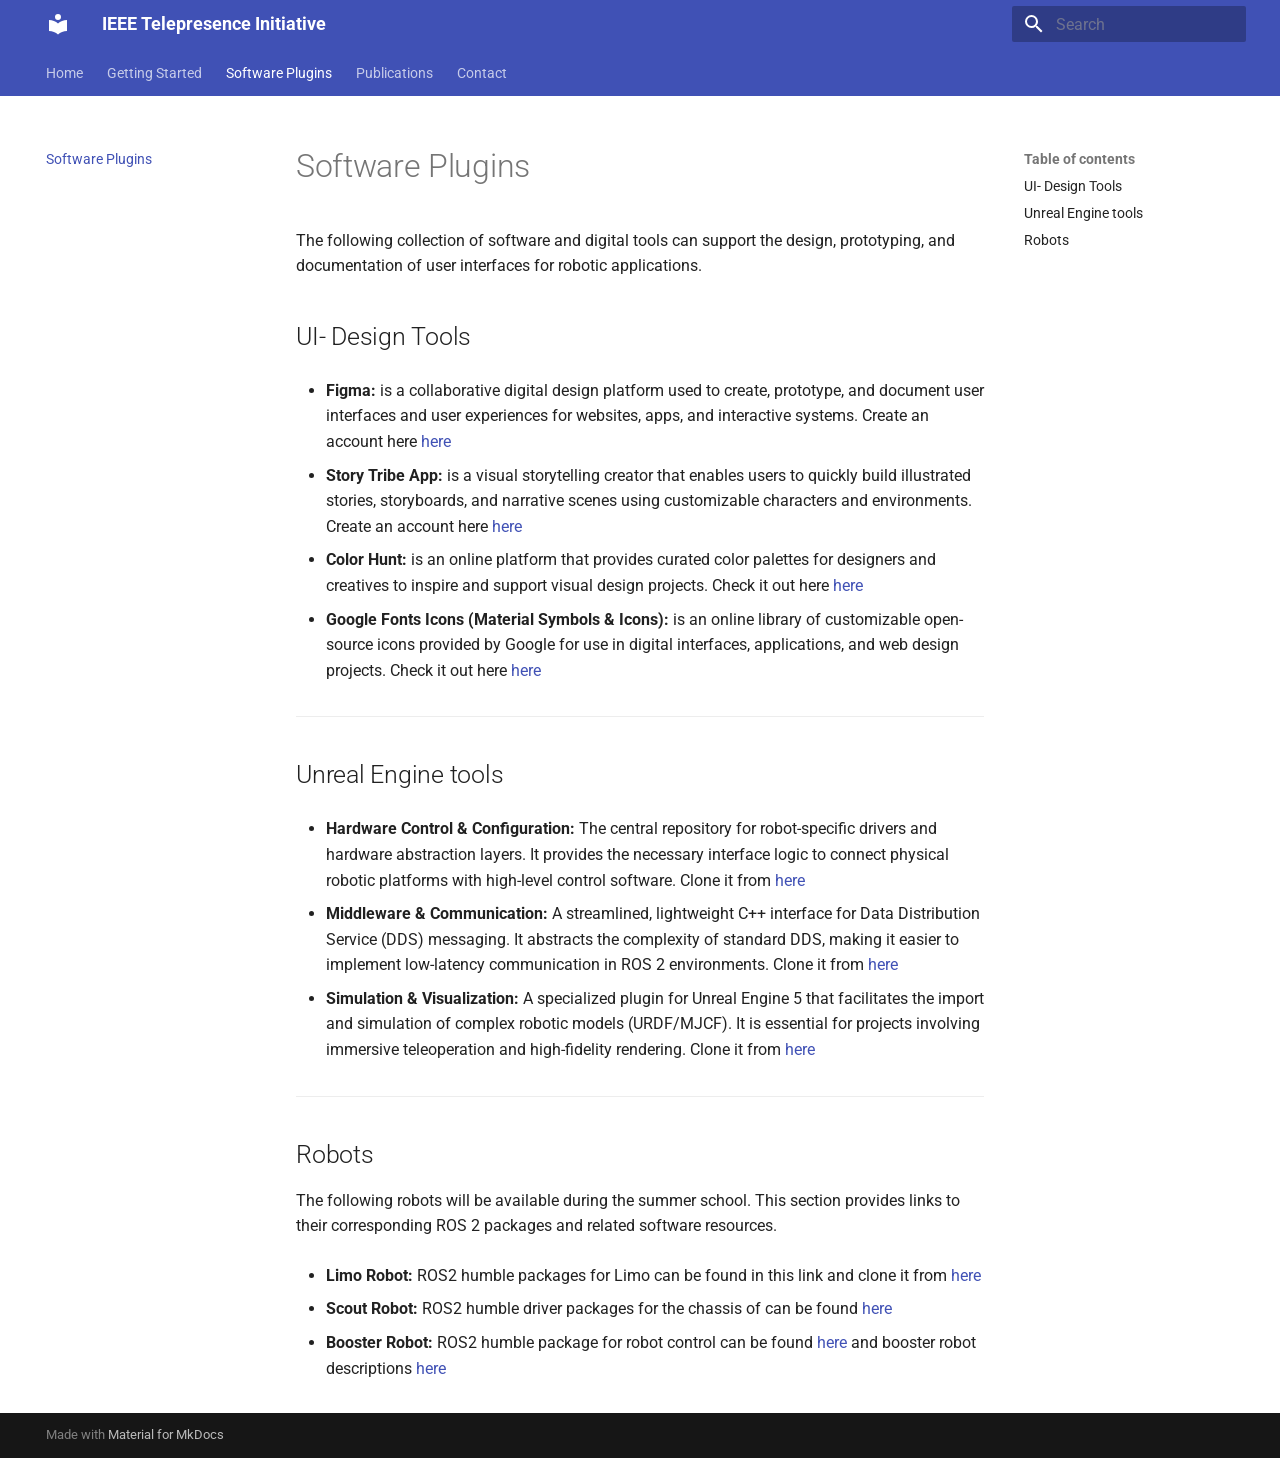
<file: documentation/Software-plugins/index.html>
<!doctype html>
<html lang="en" class="no-js">
  <head>
    
      <meta charset="utf-8">
      <meta name="viewport" content="width=device-width,initial-scale=1">
      
      
      
        <link rel="canonical" href="https://vicarios.github.io/documentation/Software-plugins/">
      
      
        <link rel="prev" href="../Getting-Started/">
      
      
        <link rel="next" href="../publications/">
      
      
        
      
      
      <link rel="icon" href="../assets/images/favicon.png">
      <meta name="generator" content="mkdocs-1.6.1, mkdocs-material-9.7.6">
    
    
      
        <title>Software Plugins - IEEE Telepresence Initiative</title>
      
    
    
      <link rel="stylesheet" href="../assets/stylesheets/main.484c7ddc.min.css">
      
      


    
    
      
    
    
      
        
        
        <link rel="preconnect" href="https://fonts.gstatic.com" crossorigin>
        <link rel="stylesheet" href="https://fonts.googleapis.com/css?family=Roboto:300,300i,400,400i,700,700i%7CRoboto+Mono:400,400i,700,700i&display=fallback">
        <style>:root{--md-text-font:"Roboto";--md-code-font:"Roboto Mono"}</style>
      
    
    
    <script>__md_scope=new URL("..",location),__md_hash=e=>[...e].reduce(((e,_)=>(e<<5)-e+_.charCodeAt(0)),0),__md_get=(e,_=localStorage,t=__md_scope)=>JSON.parse(_.getItem(t.pathname+"."+e)),__md_set=(e,_,t=localStorage,a=__md_scope)=>{try{t.setItem(a.pathname+"."+e,JSON.stringify(_))}catch(e){}}</script>
    
      

    
    
  </head>
  
  
    <body dir="ltr">
  
    
    <input class="md-toggle" data-md-toggle="drawer" type="checkbox" id="__drawer" autocomplete="off">
    <input class="md-toggle" data-md-toggle="search" type="checkbox" id="__search" autocomplete="off">
    <label class="md-overlay" for="__drawer"></label>
    <div data-md-component="skip">
      
        
        <a href="#ui-design-tools" class="md-skip">
          Skip to content
        </a>
      
    </div>
    <div data-md-component="announce">
      
    </div>
    
    
      

<header class="md-header" data-md-component="header">
  <nav class="md-header__inner md-grid" aria-label="Header">
    <a href=".." title="IEEE Telepresence Initiative" class="md-header__button md-logo" aria-label="IEEE Telepresence Initiative" data-md-component="logo">
      
  
  <svg xmlns="http://www.w3.org/2000/svg" viewBox="0 0 24 24"><path d="M12 8a3 3 0 0 0 3-3 3 3 0 0 0-3-3 3 3 0 0 0-3 3 3 3 0 0 0 3 3m0 3.54C9.64 9.35 6.5 8 3 8v11c3.5 0 6.64 1.35 9 3.54 2.36-2.19 5.5-3.54 9-3.54V8c-3.5 0-6.64 1.35-9 3.54"/></svg>

    </a>
    <label class="md-header__button md-icon" for="__drawer">
      
      <svg xmlns="http://www.w3.org/2000/svg" viewBox="0 0 24 24"><path d="M3 6h18v2H3zm0 5h18v2H3zm0 5h18v2H3z"/></svg>
    </label>
    <div class="md-header__title" data-md-component="header-title">
      <div class="md-header__ellipsis">
        <div class="md-header__topic">
          <span class="md-ellipsis">
            IEEE Telepresence Initiative
          </span>
        </div>
        <div class="md-header__topic" data-md-component="header-topic">
          <span class="md-ellipsis">
            
              Software Plugins
            
          </span>
        </div>
      </div>
    </div>
    
    
      <script>var palette=__md_get("__palette");if(palette&&palette.color){if("(prefers-color-scheme)"===palette.color.media){var media=matchMedia("(prefers-color-scheme: light)"),input=document.querySelector(media.matches?"[data-md-color-media='(prefers-color-scheme: light)']":"[data-md-color-media='(prefers-color-scheme: dark)']");palette.color.media=input.getAttribute("data-md-color-media"),palette.color.scheme=input.getAttribute("data-md-color-scheme"),palette.color.primary=input.getAttribute("data-md-color-primary"),palette.color.accent=input.getAttribute("data-md-color-accent")}for(var[key,value]of Object.entries(palette.color))document.body.setAttribute("data-md-color-"+key,value)}</script>
    
    
    
      
      
        <label class="md-header__button md-icon" for="__search">
          
          <svg xmlns="http://www.w3.org/2000/svg" viewBox="0 0 24 24"><path d="M9.5 3A6.5 6.5 0 0 1 16 9.5c0 1.61-.59 3.09-1.56 4.23l.27.27h.79l5 5-1.5 1.5-5-5v-.79l-.27-.27A6.52 6.52 0 0 1 9.5 16 6.5 6.5 0 0 1 3 9.5 6.5 6.5 0 0 1 9.5 3m0 2C7 5 5 7 5 9.5S7 14 9.5 14 14 12 14 9.5 12 5 9.5 5"/></svg>
        </label>
        <div class="md-search" data-md-component="search" role="dialog">
  <label class="md-search__overlay" for="__search"></label>
  <div class="md-search__inner" role="search">
    <form class="md-search__form" name="search">
      <input type="text" class="md-search__input" name="query" aria-label="Search" placeholder="Search" autocapitalize="off" autocorrect="off" autocomplete="off" spellcheck="false" data-md-component="search-query" required>
      <label class="md-search__icon md-icon" for="__search">
        
        <svg xmlns="http://www.w3.org/2000/svg" viewBox="0 0 24 24"><path d="M9.5 3A6.5 6.5 0 0 1 16 9.5c0 1.61-.59 3.09-1.56 4.23l.27.27h.79l5 5-1.5 1.5-5-5v-.79l-.27-.27A6.52 6.52 0 0 1 9.5 16 6.5 6.5 0 0 1 3 9.5 6.5 6.5 0 0 1 9.5 3m0 2C7 5 5 7 5 9.5S7 14 9.5 14 14 12 14 9.5 12 5 9.5 5"/></svg>
        
        <svg xmlns="http://www.w3.org/2000/svg" viewBox="0 0 24 24"><path d="M20 11v2H8l5.5 5.5-1.42 1.42L4.16 12l7.92-7.92L13.5 5.5 8 11z"/></svg>
      </label>
      <nav class="md-search__options" aria-label="Search">
        
        <button type="reset" class="md-search__icon md-icon" title="Clear" aria-label="Clear" tabindex="-1">
          
          <svg xmlns="http://www.w3.org/2000/svg" viewBox="0 0 24 24"><path d="M19 6.41 17.59 5 12 10.59 6.41 5 5 6.41 10.59 12 5 17.59 6.41 19 12 13.41 17.59 19 19 17.59 13.41 12z"/></svg>
        </button>
      </nav>
      
        <div class="md-search__suggest" data-md-component="search-suggest"></div>
      
    </form>
    <div class="md-search__output">
      <div class="md-search__scrollwrap" tabindex="0" data-md-scrollfix>
        <div class="md-search-result" data-md-component="search-result">
          <div class="md-search-result__meta">
            Initializing search
          </div>
          <ol class="md-search-result__list" role="presentation"></ol>
        </div>
      </div>
    </div>
  </div>
</div>
      
    
    
  </nav>
  
</header>
    
    <div class="md-container" data-md-component="container">
      
      
        
          
            
<nav class="md-tabs" aria-label="Tabs" data-md-component="tabs">
  <div class="md-grid">
    <ul class="md-tabs__list">
      
        
  
  
  
  
    <li class="md-tabs__item">
      <a href=".." class="md-tabs__link">
        
  
  
    
  
  Home

      </a>
    </li>
  

      
        
  
  
  
  
    <li class="md-tabs__item">
      <a href="../Getting-Started/" class="md-tabs__link">
        
  
  
    
  
  Getting Started

      </a>
    </li>
  

      
        
  
  
  
    
  
  
    <li class="md-tabs__item md-tabs__item--active">
      <a href="./" class="md-tabs__link">
        
  
  
    
  
  Software Plugins

      </a>
    </li>
  

      
        
  
  
  
  
    <li class="md-tabs__item">
      <a href="../publications/" class="md-tabs__link">
        
  
  
    
  
  Publications

      </a>
    </li>
  

      
        
  
  
  
  
    <li class="md-tabs__item">
      <a href="../Contact/" class="md-tabs__link">
        
  
  
    
  
  Contact

      </a>
    </li>
  

      
    </ul>
  </div>
</nav>
          
        
      
      <main class="md-main" data-md-component="main">
        <div class="md-main__inner md-grid">
          
            
              
              <div class="md-sidebar md-sidebar--primary" data-md-component="sidebar" data-md-type="navigation" >
                <div class="md-sidebar__scrollwrap">
                  <div class="md-sidebar__inner">
                    


  


<nav class="md-nav md-nav--primary md-nav--lifted" aria-label="Navigation" data-md-level="0">
  <label class="md-nav__title" for="__drawer">
    <a href=".." title="IEEE Telepresence Initiative" class="md-nav__button md-logo" aria-label="IEEE Telepresence Initiative" data-md-component="logo">
      
  
  <svg xmlns="http://www.w3.org/2000/svg" viewBox="0 0 24 24"><path d="M12 8a3 3 0 0 0 3-3 3 3 0 0 0-3-3 3 3 0 0 0-3 3 3 3 0 0 0 3 3m0 3.54C9.64 9.35 6.5 8 3 8v11c3.5 0 6.64 1.35 9 3.54 2.36-2.19 5.5-3.54 9-3.54V8c-3.5 0-6.64 1.35-9 3.54"/></svg>

    </a>
    IEEE Telepresence Initiative
  </label>
  
  <ul class="md-nav__list" data-md-scrollfix>
    
      
      
  
  
  
  
    <li class="md-nav__item">
      <a href=".." class="md-nav__link">
        
  
  
  <span class="md-ellipsis">
    
  
    Home
  

    
  </span>
  
  

      </a>
    </li>
  

    
      
      
  
  
  
  
    <li class="md-nav__item">
      <a href="../Getting-Started/" class="md-nav__link">
        
  
  
  <span class="md-ellipsis">
    
  
    Getting Started
  

    
  </span>
  
  

      </a>
    </li>
  

    
      
      
  
  
    
  
  
  
    <li class="md-nav__item md-nav__item--active">
      
      <input class="md-nav__toggle md-toggle" type="checkbox" id="__toc">
      
      
      
        <label class="md-nav__link md-nav__link--active" for="__toc">
          
  
  
  <span class="md-ellipsis">
    
  
    Software Plugins
  

    
  </span>
  
  

          <span class="md-nav__icon md-icon"></span>
        </label>
      
      <a href="./" class="md-nav__link md-nav__link--active">
        
  
  
  <span class="md-ellipsis">
    
  
    Software Plugins
  

    
  </span>
  
  

      </a>
      
        

<nav class="md-nav md-nav--secondary" aria-label="Table of contents">
  
  
  
  
    <label class="md-nav__title" for="__toc">
      <span class="md-nav__icon md-icon"></span>
      Table of contents
    </label>
    <ul class="md-nav__list" data-md-component="toc" data-md-scrollfix>
      
        <li class="md-nav__item">
  <a href="#ui-design-tools" class="md-nav__link">
    <span class="md-ellipsis">
      
        UI- Design Tools
      
    </span>
  </a>
  
</li>
      
        <li class="md-nav__item">
  <a href="#unreal-engine-tools" class="md-nav__link">
    <span class="md-ellipsis">
      
        Unreal Engine tools
      
    </span>
  </a>
  
</li>
      
        <li class="md-nav__item">
  <a href="#robots" class="md-nav__link">
    <span class="md-ellipsis">
      
        Robots
      
    </span>
  </a>
  
</li>
      
    </ul>
  
</nav>
      
    </li>
  

    
      
      
  
  
  
  
    <li class="md-nav__item">
      <a href="../publications/" class="md-nav__link">
        
  
  
  <span class="md-ellipsis">
    
  
    Publications
  

    
  </span>
  
  

      </a>
    </li>
  

    
      
      
  
  
  
  
    <li class="md-nav__item">
      <a href="../Contact/" class="md-nav__link">
        
  
  
  <span class="md-ellipsis">
    
  
    Contact
  

    
  </span>
  
  

      </a>
    </li>
  

    
  </ul>
</nav>
                  </div>
                </div>
              </div>
            
            
              
              <div class="md-sidebar md-sidebar--secondary" data-md-component="sidebar" data-md-type="toc" >
                <div class="md-sidebar__scrollwrap">
                  <div class="md-sidebar__inner">
                    

<nav class="md-nav md-nav--secondary" aria-label="Table of contents">
  
  
  
  
    <label class="md-nav__title" for="__toc">
      <span class="md-nav__icon md-icon"></span>
      Table of contents
    </label>
    <ul class="md-nav__list" data-md-component="toc" data-md-scrollfix>
      
        <li class="md-nav__item">
  <a href="#ui-design-tools" class="md-nav__link">
    <span class="md-ellipsis">
      
        UI- Design Tools
      
    </span>
  </a>
  
</li>
      
        <li class="md-nav__item">
  <a href="#unreal-engine-tools" class="md-nav__link">
    <span class="md-ellipsis">
      
        Unreal Engine tools
      
    </span>
  </a>
  
</li>
      
        <li class="md-nav__item">
  <a href="#robots" class="md-nav__link">
    <span class="md-ellipsis">
      
        Robots
      
    </span>
  </a>
  
</li>
      
    </ul>
  
</nav>
                  </div>
                </div>
              </div>
            
          
          
            <div class="md-content" data-md-component="content">
              
              <article class="md-content__inner md-typeset">
                
                  



  <h1>Software Plugins</h1>

<p>The following collection of software and digital tools can support the design, prototyping, and documentation of user interfaces for robotic applications.</p>
<h2 id="ui-design-tools">UI- Design Tools<a class="headerlink" href="#ui-design-tools" title="Permanent link">&para;</a></h2>
<ul>
<li>
<p><strong>Figma:</strong> is a collaborative digital design platform used to create, prototype, and document user interfaces and user experiences for websites, apps, and interactive systems. Create an account here <a href="https://www.figma.com/login?locale=en-us">here</a></p>
</li>
<li>
<p><strong>Story Tribe App:</strong> is a visual storytelling creator that enables users to quickly build illustrated stories, storyboards, and narrative scenes using customizable characters and environments.  Create an account here <a href="https://storytribeapp.com">here</a></p>
</li>
<li>
<p><strong>Color Hunt:</strong> is an online platform that provides curated color palettes for designers and creatives to inspire and support visual design projects. Check it out here <a href="https://colorhunt.co">here</a></p>
</li>
<li>
<p><strong>Google Fonts Icons (Material Symbols &amp; Icons):</strong> is an online library of customizable open-source icons provided by Google for use in digital interfaces, applications, and web design projects. Check it out here <a href="https://fonts.google.com/icons">here</a></p>
</li>
</ul>
<hr />
<h2 id="unreal-engine-tools">Unreal Engine tools<a class="headerlink" href="#unreal-engine-tools" title="Permanent link">&para;</a></h2>
<ul>
<li>
<p><strong>Hardware Control &amp; Configuration:</strong> The central repository for robot-specific drivers and hardware abstraction layers. It provides the necessary interface logic to connect physical robotic platforms with high-level control software. Clone it from <a href="https://github.com/vicarios/VicariosRobots">here</a></p>
</li>
<li>
<p><strong>Middleware &amp; Communication:</strong> A streamlined, lightweight C++ interface for Data Distribution Service (DDS) messaging. It abstracts the complexity of standard DDS, making it easier to implement low-latency communication in ROS 2 environments. Clone it from <a href="https://github.com/vicarios/EasyDDS">here</a></p>
</li>
<li>
<p><strong>Simulation &amp; Visualization:</strong> A specialized plugin for Unreal Engine 5 that facilitates the import and simulation of complex robotic models (URDF/MJCF). It is essential for projects involving immersive teleoperation and high-fidelity rendering. Clone it from <a href="https://github.com/vicarios/RobotImporterUnreal">here</a></p>
</li>
</ul>
<hr />
<h2 id="robots">Robots<a class="headerlink" href="#robots" title="Permanent link">&para;</a></h2>
<p>The following robots will be available during the summer school. This section provides links to their corresponding ROS 2 packages and related software resources.</p>
<ul>
<li>
<p><strong>Limo Robot:</strong> ROS2 humble packages for Limo can be found in this link and  clone it from <a href="https://github.com/agilexrobotics/limo_ros2">here</a></p>
</li>
<li>
<p><strong>Scout Robot:</strong> ROS2 humble driver packages for the chassis of can be found  <a href="https://github.com/westonrobot/scout_ros2">here</a></p>
</li>
<li>
<p><strong>Booster Robot:</strong> ROS2 humble package for robot control can be found <a href="https://github.com/BoosterRobotics/robocup_demo">here</a> and booster robot descriptions <a href="https://github.com/BoosterRobotics/booster_assets">here</a></p>
</li>
</ul>












                
              </article>
            </div>
          
          
<script>var target=document.getElementById(location.hash.slice(1));target&&target.name&&(target.checked=target.name.startsWith("__tabbed_"))</script>
        </div>
        
          <button type="button" class="md-top md-icon" data-md-component="top" hidden>
  
  <svg xmlns="http://www.w3.org/2000/svg" viewBox="0 0 24 24"><path d="M13 20h-2V8l-5.5 5.5-1.42-1.42L12 4.16l7.92 7.92-1.42 1.42L13 8z"/></svg>
  Back to top
</button>
        
      </main>
      
        <footer class="md-footer">
  
  <div class="md-footer-meta md-typeset">
    <div class="md-footer-meta__inner md-grid">
      <div class="md-copyright">
  
  
    Made with
    <a href="https://squidfunk.github.io/mkdocs-material/" target="_blank" rel="noopener">
      Material for MkDocs
    </a>
  
</div>
      
    </div>
  </div>
</footer>
      
    </div>
    <div class="md-dialog" data-md-component="dialog">
      <div class="md-dialog__inner md-typeset"></div>
    </div>
    
    
    
      
      
      <script id="__config" type="application/json">{"annotate": null, "base": "..", "features": ["navigation.tabs", "navigation.sections", "navigation.top", "search.suggest", "search.highlight"], "search": "../assets/javascripts/workers/search.2c215733.min.js", "tags": null, "translations": {"clipboard.copied": "Copied to clipboard", "clipboard.copy": "Copy to clipboard", "search.result.more.one": "1 more on this page", "search.result.more.other": "# more on this page", "search.result.none": "No matching documents", "search.result.one": "1 matching document", "search.result.other": "# matching documents", "search.result.placeholder": "Type to start searching", "search.result.term.missing": "Missing", "select.version": "Select version"}, "version": null}</script>
    
    
      <script src="../assets/javascripts/bundle.79ae519e.min.js"></script>
      
    
  </body>
</html>
</file>
<file: documentation/assets/stylesheets/main.484c7ddc.min.css>
@charset "UTF-8";html{-webkit-text-size-adjust:none;-moz-text-size-adjust:none;text-size-adjust:none;box-sizing:border-box}*,:after,:before{box-sizing:inherit}@media (prefers-reduced-motion){*,:after,:before{transition:none!important}}body{margin:0}a,button,input,label{-webkit-tap-highlight-color:transparent}a{color:inherit;text-decoration:none}hr{border:0;box-sizing:initial;display:block;height:.05rem;overflow:visible;padding:0}small{font-size:80%}sub,sup{line-height:1em}img{border-style:none}table{border-collapse:initial;border-spacing:0}td,th{font-weight:400;vertical-align:top}button{background:#0000;border:0;font-family:inherit;font-size:inherit;margin:0;padding:0}input{border:0;outline:none}:root{--md-primary-fg-color:#4051b5;--md-primary-fg-color--light:#5d6cc0;--md-primary-fg-color--dark:#303fa1;--md-primary-bg-color:#fff;--md-primary-bg-color--light:#ffffffb3;--md-accent-fg-color:#526cfe;--md-accent-fg-color--transparent:#526cfe1a;--md-accent-bg-color:#fff;--md-accent-bg-color--light:#ffffffb3}[data-md-color-scheme=default]{color-scheme:light}[data-md-color-scheme=default] img[src$="#gh-dark-mode-only"],[data-md-color-scheme=default] img[src$="#only-dark"]{display:none}:root,[data-md-color-scheme=default]{--md-hue:225deg;--md-default-fg-color:#000000de;--md-default-fg-color--light:#0000008a;--md-default-fg-color--lighter:#00000052;--md-default-fg-color--lightest:#00000012;--md-default-bg-color:#fff;--md-default-bg-color--light:#ffffffb3;--md-default-bg-color--lighter:#ffffff4d;--md-default-bg-color--lightest:#ffffff1f;--md-code-fg-color:#36464e;--md-code-bg-color:#f5f5f5;--md-code-bg-color--light:#f5f5f5b3;--md-code-bg-color--lighter:#f5f5f54d;--md-code-hl-color:#4287ff;--md-code-hl-color--light:#4287ff1a;--md-code-hl-number-color:#d52a2a;--md-code-hl-special-color:#db1457;--md-code-hl-function-color:#a846b9;--md-code-hl-constant-color:#6e59d9;--md-code-hl-keyword-color:#3f6ec6;--md-code-hl-string-color:#1c7d4d;--md-code-hl-name-color:var(--md-code-fg-color);--md-code-hl-operator-color:var(--md-default-fg-color--light);--md-code-hl-punctuation-color:var(--md-default-fg-color--light);--md-code-hl-comment-color:var(--md-default-fg-color--light);--md-code-hl-generic-color:var(--md-default-fg-color--light);--md-code-hl-variable-color:var(--md-default-fg-color--light);--md-typeset-color:var(--md-default-fg-color);--md-typeset-a-color:var(--md-primary-fg-color);--md-typeset-del-color:#f5503d26;--md-typeset-ins-color:#0bd57026;--md-typeset-kbd-color:#fafafa;--md-typeset-kbd-accent-color:#fff;--md-typeset-kbd-border-color:#b8b8b8;--md-typeset-mark-color:#ffff0080;--md-typeset-table-color:#0000001f;--md-typeset-table-color--light:rgba(0,0,0,.035);--md-admonition-fg-color:var(--md-default-fg-color);--md-admonition-bg-color:var(--md-default-bg-color);--md-warning-fg-color:#000000de;--md-warning-bg-color:#ff9;--md-footer-fg-color:#fff;--md-footer-fg-color--light:#ffffffb3;--md-footer-fg-color--lighter:#ffffff73;--md-footer-bg-color:#000000de;--md-footer-bg-color--dark:#00000052;--md-shadow-z1:0 0.2rem 0.5rem #0000000d,0 0 0.05rem #0000001a;--md-shadow-z2:0 0.2rem 0.5rem #0000001a,0 0 0.05rem #00000040;--md-shadow-z3:0 0.2rem 0.5rem #0003,0 0 0.05rem #00000059}.md-icon svg{fill:currentcolor;display:block;height:1.2rem;width:1.2rem}body{-webkit-font-smoothing:antialiased;-moz-osx-font-smoothing:grayscale;--md-text-font-family:var(--md-text-font,_),-apple-system,BlinkMacSystemFont,Helvetica,Arial,sans-serif;--md-code-font-family:var(--md-code-font,_),SFMono-Regular,Consolas,Menlo,monospace}aside,body,input{font-feature-settings:"kern","liga";color:var(--md-typeset-color);font-family:var(--md-text-font-family)}code,kbd,pre{font-feature-settings:"kern";font-family:var(--md-code-font-family)}:root{--md-typeset-table-sort-icon:url('data:image/svg+xml;charset=utf-8,<svg xmlns="http://www.w3.org/2000/svg" viewBox="0 0 24 24"><path d="m18 21-4-4h3V7h-3l4-4 4 4h-3v10h3M2 19v-2h10v2M2 13v-2h7v2M2 7V5h4v2z"/></svg>');--md-typeset-table-sort-icon--asc:url('data:image/svg+xml;charset=utf-8,<svg xmlns="http://www.w3.org/2000/svg" viewBox="0 0 24 24"><path d="M19 17h3l-4 4-4-4h3V3h2M2 17h10v2H2M6 5v2H2V5m0 6h7v2H2z"/></svg>');--md-typeset-table-sort-icon--desc:url('data:image/svg+xml;charset=utf-8,<svg xmlns="http://www.w3.org/2000/svg" viewBox="0 0 24 24"><path d="M19 7h3l-4-4-4 4h3v14h2M2 17h10v2H2M6 5v2H2V5m0 6h7v2H2z"/></svg>')}.md-typeset{-webkit-print-color-adjust:exact;color-adjust:exact;font-size:.8rem;line-height:1.6;overflow-wrap:break-word}@media print{.md-typeset{font-size:.68rem}}.md-typeset blockquote,.md-typeset dl,.md-typeset figure,.md-typeset ol,.md-typeset pre,.md-typeset ul{margin-bottom:1em;margin-top:1em}.md-typeset h1{color:var(--md-default-fg-color--light);font-size:2em;line-height:1.3;margin:0 0 1.25em}.md-typeset h1,.md-typeset h2{font-weight:300;letter-spacing:-.01em}.md-typeset h2{font-size:1.5625em;line-height:1.4;margin:1.6em 0 .64em}.md-typeset h3{font-size:1.25em;font-weight:400;letter-spacing:-.01em;line-height:1.5;margin:1.6em 0 .8em}.md-typeset h2+h3{margin-top:.8em}.md-typeset h4{font-weight:700;letter-spacing:-.01em;margin:1em 0}.md-typeset h5,.md-typeset h6{color:var(--md-default-fg-color--light);font-size:.8em;font-weight:700;letter-spacing:-.01em;margin:1.25em 0}.md-typeset h5{text-transform:uppercase}.md-typeset h5 code{text-transform:none}.md-typeset hr{border-bottom:.05rem solid var(--md-default-fg-color--lightest);display:flow-root;margin:1.5em 0}.md-typeset a{color:var(--md-typeset-a-color);word-break:break-word}.md-typeset a,.md-typeset a:before{transition:color 125ms}.md-typeset a:focus,.md-typeset a:hover{color:var(--md-accent-fg-color)}.md-typeset a:focus code,.md-typeset a:hover code{background-color:var(--md-accent-fg-color--transparent);color:var(--md-accent-fg-color)}.md-typeset a code{color:var(--md-typeset-a-color)}.md-typeset a.focus-visible{outline-color:var(--md-accent-fg-color);outline-offset:.2rem}.md-typeset code,.md-typeset kbd,.md-typeset pre{color:var(--md-code-fg-color);direction:ltr;font-variant-ligatures:none;transition:background-color 125ms}@media print{.md-typeset code,.md-typeset kbd,.md-typeset pre{white-space:pre-wrap}}.md-typeset code{background-color:var(--md-code-bg-color);border-radius:.1rem;-webkit-box-decoration-break:clone;box-decoration-break:clone;font-size:.85em;padding:0 .2941176471em;transition:color 125ms,background-color 125ms;word-break:break-word}.md-typeset code:not(.focus-visible){-webkit-tap-highlight-color:transparent;outline:none}.md-typeset pre{display:flow-root;line-height:1.4;position:relative}.md-typeset pre>code{-webkit-box-decoration-break:slice;box-decoration-break:slice;box-shadow:none;display:block;margin:0;outline-color:var(--md-accent-fg-color);overflow:auto;padding:.7720588235em 1.1764705882em;scrollbar-color:var(--md-default-fg-color--lighter) #0000;scrollbar-width:thin;touch-action:auto;word-break:normal}.md-typeset pre>code:hover{scrollbar-color:var(--md-accent-fg-color) #0000}.md-typeset pre>code::-webkit-scrollbar{height:.2rem;width:.2rem}.md-typeset pre>code::-webkit-scrollbar-thumb{background-color:var(--md-default-fg-color--lighter)}.md-typeset pre>code::-webkit-scrollbar-thumb:hover{background-color:var(--md-accent-fg-color)}.md-typeset kbd{background-color:var(--md-typeset-kbd-color);border-radius:.1rem;box-shadow:0 .1rem 0 .05rem var(--md-typeset-kbd-border-color),0 .1rem 0 var(--md-typeset-kbd-border-color),0 -.1rem .2rem var(--md-typeset-kbd-accent-color) inset;color:var(--md-default-fg-color);display:inline-block;font-size:.75em;padding:0 .6666666667em;vertical-align:text-top;word-break:break-word}.md-typeset mark{background-color:var(--md-typeset-mark-color);-webkit-box-decoration-break:clone;box-decoration-break:clone;color:inherit;word-break:break-word}.md-typeset abbr{cursor:help;text-decoration:none}.md-typeset [data-preview],.md-typeset abbr{border-bottom:.05rem dotted var(--md-default-fg-color--light)}.md-typeset small{opacity:.75}[dir=ltr] .md-typeset sub,[dir=ltr] .md-typeset sup{margin-left:.078125em}[dir=rtl] .md-typeset sub,[dir=rtl] .md-typeset sup{margin-right:.078125em}[dir=ltr] .md-typeset blockquote{padding-left:.6rem}[dir=rtl] .md-typeset blockquote{padding-right:.6rem}[dir=ltr] .md-typeset blockquote{border-left:.2rem solid var(--md-default-fg-color--lighter)}[dir=rtl] .md-typeset blockquote{border-right:.2rem solid var(--md-default-fg-color--lighter)}.md-typeset blockquote{color:var(--md-default-fg-color--light);margin-left:0;margin-right:0}.md-typeset ul{list-style-type:disc}.md-typeset ul[type]{list-style-type:revert-layer}[dir=ltr] .md-typeset ol,[dir=ltr] .md-typeset ul{margin-left:.625em}[dir=rtl] .md-typeset ol,[dir=rtl] .md-typeset ul{margin-right:.625em}.md-typeset ol,.md-typeset ul{padding:0}.md-typeset ol:not([hidden]),.md-typeset ul:not([hidden]){display:flow-root}.md-typeset ol ol,.md-typeset ul ol{list-style-type:lower-alpha}.md-typeset ol ol ol,.md-typeset ul ol ol{list-style-type:lower-roman}.md-typeset ol ol ol ol,.md-typeset ul ol ol ol{list-style-type:upper-alpha}.md-typeset ol ol ol ol ol,.md-typeset ul ol ol ol ol{list-style-type:upper-roman}.md-typeset ol[type],.md-typeset ul[type]{list-style-type:revert-layer}[dir=ltr] .md-typeset ol li,[dir=ltr] .md-typeset ul li{margin-left:1.25em}[dir=rtl] .md-typeset ol li,[dir=rtl] .md-typeset ul li{margin-right:1.25em}.md-typeset ol li,.md-typeset ul li{margin-bottom:.5em}.md-typeset ol li blockquote,.md-typeset ol li p,.md-typeset ul li blockquote,.md-typeset ul li p{margin:.5em 0}.md-typeset ol li:last-child,.md-typeset ul li:last-child{margin-bottom:0}[dir=ltr] .md-typeset ol li ol,[dir=ltr] .md-typeset ol li ul,[dir=ltr] .md-typeset ul li ol,[dir=ltr] .md-typeset ul li ul{margin-left:.625em}[dir=rtl] .md-typeset ol li ol,[dir=rtl] .md-typeset ol li ul,[dir=rtl] .md-typeset ul li ol,[dir=rtl] .md-typeset ul li ul{margin-right:.625em}.md-typeset ol li ol,.md-typeset ol li ul,.md-typeset ul li ol,.md-typeset ul li ul{margin-bottom:.5em;margin-top:.5em}[dir=ltr] .md-typeset dd{margin-left:1.875em}[dir=rtl] .md-typeset dd{margin-right:1.875em}.md-typeset dd{margin-bottom:1.5em;margin-top:1em}.md-typeset img,.md-typeset svg,.md-typeset video{height:auto;max-width:100%}.md-typeset img[align=left]{margin:1em 1em 1em 0}.md-typeset img[align=right]{margin:1em 0 1em 1em}.md-typeset img[align]:only-child{margin-top:0}.md-typeset figure{display:flow-root;margin:1em auto;max-width:100%;text-align:center;width:fit-content}.md-typeset figure img{display:block;margin:0 auto}.md-typeset figcaption{font-style:italic;margin:1em auto;max-width:24rem}.md-typeset iframe{max-width:100%}.md-typeset table:not([class]){background-color:var(--md-default-bg-color);border:.05rem solid var(--md-typeset-table-color);border-radius:.1rem;display:inline-block;font-size:.64rem;max-width:100%;overflow:auto;touch-action:auto}@media print{.md-typeset table:not([class]){display:table}}.md-typeset table:not([class])+*{margin-top:1.5em}.md-typeset table:not([class]) td>:first-child,.md-typeset table:not([class]) th>:first-child{margin-top:0}.md-typeset table:not([class]) td>:last-child,.md-typeset table:not([class]) th>:last-child{margin-bottom:0}.md-typeset table:not([class]) td:not([align]),.md-typeset table:not([class]) th:not([align]){text-align:left}[dir=rtl] .md-typeset table:not([class]) td:not([align]),[dir=rtl] .md-typeset table:not([class]) th:not([align]){text-align:right}.md-typeset table:not([class]) th{font-weight:700;min-width:5rem;padding:.9375em 1.25em;vertical-align:top}.md-typeset table:not([class]) td{border-top:.05rem solid var(--md-typeset-table-color);padding:.9375em 1.25em;vertical-align:top}.md-typeset table:not([class]) tbody tr{transition:background-color 125ms}.md-typeset table:not([class]) tbody tr:hover{background-color:var(--md-typeset-table-color--light);box-shadow:0 .05rem 0 var(--md-default-bg-color) inset}.md-typeset table:not([class]) a{word-break:normal}.md-typeset table th[role=columnheader]{cursor:pointer}[dir=ltr] .md-typeset table th[role=columnheader]:after{margin-left:.5em}[dir=rtl] .md-typeset table th[role=columnheader]:after{margin-right:.5em}.md-typeset table th[role=columnheader]:after{content:"";display:inline-block;height:1.2em;-webkit-mask-image:var(--md-typeset-table-sort-icon);mask-image:var(--md-typeset-table-sort-icon);-webkit-mask-repeat:no-repeat;mask-repeat:no-repeat;-webkit-mask-size:contain;mask-size:contain;transition:background-color 125ms;vertical-align:text-bottom;width:1.2em}.md-typeset table th[role=columnheader]:hover:after{background-color:var(--md-default-fg-color--lighter)}.md-typeset table th[role=columnheader][aria-sort=ascending]:after{background-color:var(--md-default-fg-color--light);-webkit-mask-image:var(--md-typeset-table-sort-icon--asc);mask-image:var(--md-typeset-table-sort-icon--asc)}.md-typeset table th[role=columnheader][aria-sort=descending]:after{background-color:var(--md-default-fg-color--light);-webkit-mask-image:var(--md-typeset-table-sort-icon--desc);mask-image:var(--md-typeset-table-sort-icon--desc)}.md-typeset__scrollwrap{margin:1em -.8rem;overflow-x:auto;touch-action:auto}.md-typeset__table{display:inline-block;margin-bottom:.5em;padding:0 .8rem}@media print{.md-typeset__table{display:block}}html .md-typeset__table table{display:table;margin:0;overflow:hidden;width:100%}@media screen and (max-width:44.984375em){.md-content__inner>pre{margin:1em -.8rem}.md-content__inner>pre code{border-radius:0}}.md-typeset .md-author{border-radius:100%;display:block;flex-shrink:0;height:1.6rem;overflow:hidden;position:relative;transition:color 125ms,transform 125ms;width:1.6rem}.md-typeset .md-author img{display:block}.md-typeset .md-author--more{background:var(--md-default-fg-color--lightest);color:var(--md-default-fg-color--lighter);font-size:.6rem;font-weight:700;line-height:1.6rem;text-align:center}.md-typeset .md-author--long{height:2.4rem;width:2.4rem}.md-typeset a.md-author{transform:scale(1)}.md-typeset a.md-author img{border-radius:100%;filter:grayscale(100%) opacity(75%);transition:filter 125ms}.md-typeset a.md-author:focus,.md-typeset a.md-author:hover{transform:scale(1.1);z-index:1}.md-typeset a.md-author:focus img,.md-typeset a.md-author:hover img{filter:grayscale(0)}.md-banner{background-color:var(--md-footer-bg-color);color:var(--md-footer-fg-color);overflow:auto}@media print{.md-banner{display:none}}.md-banner--warning{background-color:var(--md-warning-bg-color);color:var(--md-warning-fg-color)}.md-banner__inner{font-size:.7rem;margin:.6rem auto;padding:0 .8rem}[dir=ltr] .md-banner__button{float:right}[dir=rtl] .md-banner__button{float:left}.md-banner__button{color:inherit;cursor:pointer;transition:opacity .25s}.no-js .md-banner__button{display:none}.md-banner__button:hover{opacity:.7}html{font-size:125%;height:100%;overflow-x:hidden}@media screen and (min-width:100em){html{font-size:137.5%}}@media screen and (min-width:125em){html{font-size:150%}}body{background-color:var(--md-default-bg-color);display:flex;flex-direction:column;font-size:.5rem;min-height:100%;position:relative;width:100%}@media print{body{display:block}}@media screen and (max-width:59.984375em){body[data-md-scrolllock]{position:fixed}}.md-grid{margin-left:auto;margin-right:auto;max-width:61rem}.md-container{display:flex;flex-direction:column;flex-grow:1}@media print{.md-container{display:block}}.md-main{flex-grow:1}.md-main__inner{display:flex;height:100%;margin-top:1.5rem}.md-ellipsis{overflow:hidden;text-overflow:ellipsis}.md-toggle{display:none}.md-option{height:0;opacity:0;position:absolute;width:0}.md-option:checked+label:not([hidden]){display:block}.md-option.focus-visible+label{outline-color:var(--md-accent-fg-color);outline-style:auto}.md-skip{background-color:var(--md-default-fg-color);border-radius:.1rem;color:var(--md-default-bg-color);font-size:.64rem;margin:.5rem;opacity:0;outline-color:var(--md-accent-fg-color);padding:.3rem .5rem;position:fixed;transform:translateY(.4rem);z-index:-1}.md-skip:focus{opacity:1;transform:translateY(0);transition:transform .25s cubic-bezier(.4,0,.2,1),opacity 175ms 75ms;z-index:10}@page{margin:25mm}:root{--md-clipboard-icon:url('data:image/svg+xml;charset=utf-8,<svg xmlns="http://www.w3.org/2000/svg" viewBox="0 0 24 24"><path d="M19 21H8V7h11m0-2H8a2 2 0 0 0-2 2v14a2 2 0 0 0 2 2h11a2 2 0 0 0 2-2V7a2 2 0 0 0-2-2m-3-4H4a2 2 0 0 0-2 2v14h2V3h12z"/></svg>')}.md-clipboard{border-radius:.1rem;color:var(--md-default-fg-color--lightest);cursor:pointer;height:1.5em;outline-color:var(--md-accent-fg-color);outline-offset:.1rem;transition:color .25s;width:1.5em;z-index:1}@media print{.md-clipboard{display:none}}.md-clipboard:not(.focus-visible){-webkit-tap-highlight-color:transparent;outline:none}:hover>.md-clipboard{color:var(--md-default-fg-color--light)}.md-clipboard:focus,.md-clipboard:hover{color:var(--md-accent-fg-color)}.md-clipboard:after{background-color:currentcolor;content:"";display:block;height:1.125em;margin:0 auto;-webkit-mask-image:var(--md-clipboard-icon);mask-image:var(--md-clipboard-icon);-webkit-mask-position:center;mask-position:center;-webkit-mask-repeat:no-repeat;mask-repeat:no-repeat;-webkit-mask-size:contain;mask-size:contain;width:1.125em}.md-clipboard--inline{cursor:pointer}.md-clipboard--inline code{transition:color .25s,background-color .25s}.md-clipboard--inline:focus code,.md-clipboard--inline:hover code{background-color:var(--md-accent-fg-color--transparent);color:var(--md-accent-fg-color)}:root{--md-code-select-icon:url('data:image/svg+xml;charset=utf-8,<svg xmlns="http://www.w3.org/2000/svg" viewBox="0 0 24 24"><path d="M19 19h-4v2h4c1.1 0 2-.9 2-2v-4h-2m0-12h-4v2h4v4h2V5c0-1.1-.9-2-2-2M5 5h4V3H5c-1.1 0-2 .9-2 2v4h2m0 6H3v4c0 1.1.9 2 2 2h4v-2H5zm2-4h2v2H7zm4 0h2v2h-2zm4 0h2v2h-2zM7 7h2v2H7zm4 0h2v2h-2zm4 0h2v2h-2zm-8 8h2v2H7zm4 0h2v2h-2zm4 0h2v2h-2z"/></svg>');--md-code-copy-icon:url('data:image/svg+xml;charset=utf-8,<svg xmlns="http://www.w3.org/2000/svg" viewBox="0 0 24 24"><path d="M19 21H8V7h11m0-2H8a2 2 0 0 0-2 2v14a2 2 0 0 0 2 2h11a2 2 0 0 0 2-2V7a2 2 0 0 0-2-2m-3-4H4a2 2 0 0 0-2 2v14h2V3h12z"/></svg>')}.md-typeset .md-code__content{display:grid}.md-code__nav{background-color:var(--md-code-bg-color--lighter);border-radius:.1rem;display:flex;gap:.2rem;padding:.2rem;position:absolute;right:.25em;top:.25em;transition:background-color .25s;z-index:1}:hover>.md-code__nav{background-color:var(--md-code-bg-color--light)}.md-code__button{color:var(--md-default-fg-color--lightest);cursor:pointer;display:block;height:1.5em;outline-color:var(--md-accent-fg-color);outline-offset:.1rem;transition:color .25s;width:1.5em}:hover>*>.md-code__button{color:var(--md-default-fg-color--light)}.md-code__button.focus-visible,.md-code__button:hover{color:var(--md-accent-fg-color)}.md-code__button--active{color:var(--md-default-fg-color)!important}.md-code__button:after{background-color:currentcolor;content:"";display:block;height:1.125em;margin:0 auto;-webkit-mask-position:center;mask-position:center;-webkit-mask-repeat:no-repeat;mask-repeat:no-repeat;-webkit-mask-size:contain;mask-size:contain;width:1.125em}.md-code__button[data-md-type=select]:after{-webkit-mask-image:var(--md-code-select-icon);mask-image:var(--md-code-select-icon)}.md-code__button[data-md-type=copy]:after{-webkit-mask-image:var(--md-code-copy-icon);mask-image:var(--md-code-copy-icon)}@keyframes consent{0%{opacity:0;transform:translateY(100%)}to{opacity:1;transform:translateY(0)}}@keyframes overlay{0%{opacity:0}to{opacity:1}}.md-consent__overlay{animation:overlay .25s both;-webkit-backdrop-filter:blur(.1rem);backdrop-filter:blur(.1rem);background-color:#0000008a;height:100%;opacity:1;position:fixed;top:0;width:100%;z-index:5}.md-consent__inner{animation:consent .5s cubic-bezier(.1,.7,.1,1) both;background-color:var(--md-default-bg-color);border:0;border-radius:.1rem;bottom:0;box-shadow:0 0 .2rem #0000001a,0 .2rem .4rem #0003;max-height:100%;overflow:auto;padding:0;position:fixed;width:100%;z-index:5}.md-consent__form{padding:.8rem}.md-consent__settings{display:none;margin:1em 0}input:checked+.md-consent__settings{display:block}.md-consent__controls{margin-bottom:.8rem}.md-typeset .md-consent__controls .md-button{display:inline}@media screen and (max-width:44.984375em){.md-typeset .md-consent__controls .md-button{display:block;margin-top:.4rem;text-align:center;width:100%}}.md-consent label{cursor:pointer}.md-content{flex-grow:1;min-width:0}.md-content__inner{margin:0 .8rem 1.2rem;padding-top:.6rem}@media screen and (min-width:76.25em){[dir=ltr] .md-sidebar--primary:not([hidden])~.md-content>.md-content__inner{margin-left:1.2rem}[dir=ltr] .md-sidebar--secondary:not([hidden])~.md-content>.md-content__inner,[dir=rtl] .md-sidebar--primary:not([hidden])~.md-content>.md-content__inner{margin-right:1.2rem}[dir=rtl] .md-sidebar--secondary:not([hidden])~.md-content>.md-content__inner{margin-left:1.2rem}}.md-content__inner:before{content:"";display:block;height:.4rem}.md-content__inner>:last-child{margin-bottom:0}[dir=ltr] .md-content__button{float:right}[dir=rtl] .md-content__button{float:left}[dir=ltr] .md-content__button{margin-left:.4rem}[dir=rtl] .md-content__button{margin-right:.4rem}.md-content__button{margin:.4rem 0;padding:0}@media print{.md-content__button{display:none}}.md-typeset .md-content__button{color:var(--md-default-fg-color--lighter)}.md-content__button svg{display:inline;vertical-align:top}[dir=rtl] .md-content__button svg{transform:scaleX(-1)}[dir=ltr] .md-dialog{right:.8rem}[dir=rtl] .md-dialog{left:.8rem}.md-dialog{background-color:var(--md-default-fg-color);border-radius:.1rem;bottom:.8rem;box-shadow:var(--md-shadow-z3);min-width:11.1rem;opacity:0;padding:.4rem .6rem;pointer-events:none;position:fixed;transform:translateY(100%);transition:transform 0ms .4s,opacity .4s;z-index:4}@media print{.md-dialog{display:none}}.md-dialog--active{opacity:1;pointer-events:auto;transform:translateY(0);transition:transform .4s cubic-bezier(.075,.85,.175,1),opacity .4s}.md-dialog__inner{color:var(--md-default-bg-color);font-size:.7rem}.md-feedback{margin:2em 0 1em;text-align:center}.md-feedback fieldset{border:none;margin:0;padding:0}.md-feedback__title{font-weight:700;margin:1em auto}.md-feedback__inner{position:relative}.md-feedback__list{display:flex;flex-wrap:wrap;place-content:baseline center;position:relative}.md-feedback__list:hover .md-icon:not(:disabled){color:var(--md-default-fg-color--lighter)}:disabled .md-feedback__list{min-height:1.8rem}.md-feedback__icon{color:var(--md-default-fg-color--light);cursor:pointer;flex-shrink:0;margin:0 .1rem;transition:color 125ms}.md-feedback__icon:not(:disabled).md-icon:hover{color:var(--md-accent-fg-color)}.md-feedback__icon:disabled{color:var(--md-default-fg-color--lightest);pointer-events:none}.md-feedback__note{opacity:0;position:relative;transform:translateY(.4rem);transition:transform .4s cubic-bezier(.1,.7,.1,1),opacity .15s}.md-feedback__note>*{margin:0 auto;max-width:16rem}:disabled .md-feedback__note{opacity:1;transform:translateY(0)}@media print{.md-feedback{display:none}}.md-footer{background-color:var(--md-footer-bg-color);color:var(--md-footer-fg-color)}@media print{.md-footer{display:none}}.md-footer__inner{justify-content:space-between;overflow:auto;padding:.2rem}.md-footer__inner:not([hidden]){display:flex}.md-footer__link{align-items:end;display:flex;flex-grow:0.01;margin-bottom:.4rem;margin-top:1rem;max-width:100%;outline-color:var(--md-accent-fg-color);overflow:hidden;transition:opacity .25s}.md-footer__link:focus,.md-footer__link:hover{opacity:.7}[dir=rtl] .md-footer__link svg{transform:scaleX(-1)}@media screen and (max-width:44.984375em){.md-footer__link--prev{flex-shrink:0}.md-footer__link--prev .md-footer__title{display:none}}[dir=ltr] .md-footer__link--next{margin-left:auto}[dir=rtl] .md-footer__link--next{margin-right:auto}.md-footer__link--next{text-align:right}[dir=rtl] .md-footer__link--next{text-align:left}.md-footer__title{flex-grow:1;font-size:.9rem;margin-bottom:.7rem;max-width:calc(100% - 2.4rem);padding:0 1rem;white-space:nowrap}.md-footer__button{margin:.2rem;padding:.4rem}.md-footer__direction{font-size:.64rem;opacity:.7}.md-footer-meta{background-color:var(--md-footer-bg-color--dark)}.md-footer-meta__inner{display:flex;flex-wrap:wrap;justify-content:space-between;padding:.2rem}html .md-footer-meta.md-typeset a{color:var(--md-footer-fg-color--light)}html .md-footer-meta.md-typeset a:focus,html .md-footer-meta.md-typeset a:hover{color:var(--md-footer-fg-color)}.md-copyright{color:var(--md-footer-fg-color--lighter);font-size:.64rem;margin:auto .6rem;padding:.4rem 0;width:100%}@media screen and (min-width:45em){.md-copyright{width:auto}}.md-copyright__highlight{color:var(--md-footer-fg-color--light)}.md-social{display:inline-flex;gap:.2rem;margin:0 .4rem;padding:.2rem 0 .6rem}@media screen and (min-width:45em){.md-social{padding:.6rem 0}}.md-social__link{display:inline-block;height:1.6rem;text-align:center;width:1.6rem}.md-social__link:before{line-height:1.9}.md-social__link svg{fill:currentcolor;max-height:.8rem;vertical-align:-25%}.md-typeset .md-button{border:.1rem solid;border-radius:.1rem;color:var(--md-primary-fg-color);cursor:pointer;display:inline-block;font-weight:700;padding:.625em 2em;transition:color 125ms,background-color 125ms,border-color 125ms}.md-typeset .md-button--primary{background-color:var(--md-primary-fg-color);border-color:var(--md-primary-fg-color);color:var(--md-primary-bg-color)}.md-typeset .md-button:focus,.md-typeset .md-button:hover{background-color:var(--md-accent-fg-color);border-color:var(--md-accent-fg-color);color:var(--md-accent-bg-color)}[dir=ltr] .md-typeset .md-input{border-top-left-radius:.1rem}[dir=ltr] .md-typeset .md-input,[dir=rtl] .md-typeset .md-input{border-top-right-radius:.1rem}[dir=rtl] .md-typeset .md-input{border-top-left-radius:.1rem}.md-typeset .md-input{border-bottom:.1rem solid var(--md-default-fg-color--lighter);box-shadow:var(--md-shadow-z1);font-size:.8rem;height:1.8rem;padding:0 .6rem;transition:border .25s,box-shadow .25s}.md-typeset .md-input:focus,.md-typeset .md-input:hover{border-bottom-color:var(--md-accent-fg-color);box-shadow:var(--md-shadow-z2)}.md-typeset .md-input--stretch{width:100%}.md-header{background-color:var(--md-primary-fg-color);box-shadow:0 0 .2rem #0000,0 .2rem .4rem #0000;color:var(--md-primary-bg-color);display:block;left:0;position:sticky;right:0;top:0;z-index:4}@media print{.md-header{display:none}}.md-header[hidden]{transform:translateY(-100%);transition:transform .25s cubic-bezier(.8,0,.6,1),box-shadow .25s}.md-header--shadow{box-shadow:0 0 .2rem #0000001a,0 .2rem .4rem #0003;transition:transform .25s cubic-bezier(.1,.7,.1,1),box-shadow .25s}.md-header__inner{align-items:center;display:flex;padding:0 .2rem}.md-header__button{color:currentcolor;cursor:pointer;margin:.2rem;outline-color:var(--md-accent-fg-color);padding:.4rem;position:relative;transition:opacity .25s;vertical-align:middle;z-index:1}.md-header__button:hover{opacity:.7}.md-header__button:not([hidden]){display:inline-block}.md-header__button:not(.focus-visible){-webkit-tap-highlight-color:transparent;outline:none}.md-header__button.md-logo{margin:.2rem;padding:.4rem}@media screen and (max-width:76.234375em){.md-header__button.md-logo{display:none}}.md-header__button.md-logo img,.md-header__button.md-logo svg{fill:currentcolor;display:block;height:1.2rem;width:auto}@media screen and (min-width:60em){.md-header__button[for=__search]{display:none}}.no-js .md-header__button[for=__search]{display:none}[dir=rtl] .md-header__button[for=__search] svg{transform:scaleX(-1)}@media screen and (min-width:76.25em){.md-header__button[for=__drawer]{display:none}}.md-header__topic{display:flex;max-width:100%;position:absolute;transition:transform .4s cubic-bezier(.1,.7,.1,1),opacity .15s;white-space:nowrap}.md-header__topic+.md-header__topic{opacity:0;pointer-events:none;transform:translateX(1.25rem);transition:transform .4s cubic-bezier(1,.7,.1,.1),opacity .15s;z-index:-1}[dir=rtl] .md-header__topic+.md-header__topic{transform:translateX(-1.25rem)}.md-header__topic:first-child{font-weight:700}[dir=ltr] .md-header__title{margin-left:1rem;margin-right:.4rem}[dir=rtl] .md-header__title{margin-left:.4rem;margin-right:1rem}.md-header__title{flex-grow:1;font-size:.9rem;height:2.4rem;line-height:2.4rem}.md-header__title--active .md-header__topic{opacity:0;pointer-events:none;transform:translateX(-1.25rem);transition:transform .4s cubic-bezier(1,.7,.1,.1),opacity .15s;z-index:-1}[dir=rtl] .md-header__title--active .md-header__topic{transform:translateX(1.25rem)}.md-header__title--active .md-header__topic+.md-header__topic{opacity:1;pointer-events:auto;transform:translateX(0);transition:transform .4s cubic-bezier(.1,.7,.1,1),opacity .15s;z-index:0}.md-header__title>.md-header__ellipsis{height:100%;position:relative;width:100%}.md-header__option{display:flex;flex-shrink:0;max-width:100%;transition:max-width 0ms .25s,opacity .25s .25s;white-space:nowrap}[data-md-toggle=search]:checked~.md-header .md-header__option{max-width:0;opacity:0;transition:max-width 0ms,opacity 0ms}.md-header__option>input{bottom:0}.md-header__source{display:none}@media screen and (min-width:60em){[dir=ltr] .md-header__source{margin-left:1rem}[dir=rtl] .md-header__source{margin-right:1rem}.md-header__source{display:block;max-width:11.7rem;width:11.7rem}}@media screen and (min-width:76.25em){[dir=ltr] .md-header__source{margin-left:1.4rem}[dir=rtl] .md-header__source{margin-right:1.4rem}}.md-meta{color:var(--md-default-fg-color--light);font-size:.7rem;line-height:1.3}.md-meta__list{display:inline-flex;flex-wrap:wrap;list-style:none;margin:0;padding:0}.md-meta__item:not(:last-child):after{content:"·";margin-left:.2rem;margin-right:.2rem}.md-meta__link{color:var(--md-typeset-a-color)}.md-meta__link:focus,.md-meta__link:hover{color:var(--md-accent-fg-color)}.md-draft{background-color:#ff1744;border-radius:.125em;color:#fff;display:inline-block;font-weight:700;padding-left:.5714285714em;padding-right:.5714285714em}:root{--md-nav-icon--prev:url('data:image/svg+xml;charset=utf-8,<svg xmlns="http://www.w3.org/2000/svg" viewBox="0 0 24 24"><path d="M20 11v2H8l5.5 5.5-1.42 1.42L4.16 12l7.92-7.92L13.5 5.5 8 11z"/></svg>');--md-nav-icon--next:url('data:image/svg+xml;charset=utf-8,<svg xmlns="http://www.w3.org/2000/svg" viewBox="0 0 24 24"><path d="M8.59 16.58 13.17 12 8.59 7.41 10 6l6 6-6 6z"/></svg>');--md-toc-icon:url('data:image/svg+xml;charset=utf-8,<svg xmlns="http://www.w3.org/2000/svg" viewBox="0 0 24 24"><path d="M3 9h14V7H3zm0 4h14v-2H3zm0 4h14v-2H3zm16 0h2v-2h-2zm0-10v2h2V7zm0 6h2v-2h-2z"/></svg>')}.md-nav{font-size:.7rem;line-height:1.3}.md-nav__title{color:var(--md-default-fg-color--light);display:block;font-weight:700;overflow:hidden;padding:0 .6rem;text-overflow:ellipsis}.md-nav__title .md-nav__button{display:none}.md-nav__title .md-nav__button img{height:100%;width:auto}.md-nav__title .md-nav__button.md-logo img,.md-nav__title .md-nav__button.md-logo svg{fill:currentcolor;display:block;height:2.4rem;max-width:100%;object-fit:contain;width:auto}.md-nav__list{list-style:none;margin:0;padding:0}.md-nav__link{align-items:flex-start;display:flex;gap:.4rem;margin-top:.625em;scroll-snap-align:start;transition:color 125ms}.md-nav__link--passed,.md-nav__link--passed code{color:var(--md-default-fg-color--light)}.md-nav__item .md-nav__link--active,.md-nav__item .md-nav__link--active code{color:var(--md-typeset-a-color)}.md-nav__link .md-ellipsis{position:relative}.md-nav__link .md-ellipsis code{word-break:normal}[dir=ltr] .md-nav__link .md-icon:last-child{margin-left:auto}[dir=rtl] .md-nav__link .md-icon:last-child{margin-right:auto}.md-nav__link .md-typeset{font-size:.7rem;line-height:1.3}.md-nav__link svg{fill:currentcolor;flex-shrink:0;height:1.3em;position:relative}.md-nav__link[for]:focus,.md-nav__link[for]:hover,.md-nav__link[href]:focus,.md-nav__link[href]:hover{color:var(--md-accent-fg-color);cursor:pointer}.md-nav__link[for]:focus code,.md-nav__link[for]:hover code,.md-nav__link[href]:focus code,.md-nav__link[href]:hover code{background-color:var(--md-accent-fg-color--transparent);color:var(--md-accent-fg-color)}.md-nav__link.focus-visible{outline-color:var(--md-accent-fg-color);outline-offset:.2rem}.md-nav--primary .md-nav__link[for=__toc]{display:none}.md-nav--primary .md-nav__link[for=__toc] .md-icon:after{background-color:currentcolor;display:block;height:100%;-webkit-mask-image:var(--md-toc-icon);mask-image:var(--md-toc-icon);width:100%}.md-nav--primary .md-nav__link[for=__toc]~.md-nav{display:none}.md-nav__container>.md-nav__link{margin-top:0}.md-nav__container>.md-nav__link:first-child{flex-grow:1;min-width:0}.md-nav__icon{flex-shrink:0}.md-nav__source{display:none}@media screen and (max-width:76.234375em){.md-nav--primary,.md-nav--primary .md-nav{background-color:var(--md-default-bg-color);display:flex;flex-direction:column;height:100%;left:0;position:absolute;right:0;top:0;z-index:1}.md-nav--primary .md-nav__item,.md-nav--primary .md-nav__title{font-size:.8rem;line-height:1.5}.md-nav--primary .md-nav__title{background-color:var(--md-default-fg-color--lightest);color:var(--md-default-fg-color--light);cursor:pointer;height:5.6rem;line-height:2.4rem;padding:3rem .8rem .2rem;position:relative;white-space:nowrap}[dir=ltr] .md-nav--primary .md-nav__title .md-nav__icon{left:.4rem}[dir=rtl] .md-nav--primary .md-nav__title .md-nav__icon{right:.4rem}.md-nav--primary .md-nav__title .md-nav__icon{display:block;height:1.2rem;margin:.2rem;position:absolute;top:.4rem;width:1.2rem}.md-nav--primary .md-nav__title .md-nav__icon:after{background-color:currentcolor;content:"";display:block;height:100%;-webkit-mask-image:var(--md-nav-icon--prev);mask-image:var(--md-nav-icon--prev);-webkit-mask-position:center;mask-position:center;-webkit-mask-repeat:no-repeat;mask-repeat:no-repeat;-webkit-mask-size:contain;mask-size:contain;width:100%}.md-nav--primary .md-nav__title~.md-nav__list{background-color:var(--md-default-bg-color);box-shadow:0 .05rem 0 var(--md-default-fg-color--lightest) inset;overflow-y:auto;scroll-snap-type:y mandatory;touch-action:pan-y}.md-nav--primary .md-nav__title~.md-nav__list>:first-child{border-top:0}.md-nav--primary .md-nav__title[for=__drawer]{background-color:var(--md-primary-fg-color);color:var(--md-primary-bg-color);font-weight:700}.md-nav--primary .md-nav__title .md-logo{display:block;left:.2rem;margin:.2rem;padding:.4rem;position:absolute;right:.2rem;top:.2rem}.md-nav--primary .md-nav__list{flex:1}.md-nav--primary .md-nav__item{border-top:.05rem solid var(--md-default-fg-color--lightest)}.md-nav--primary .md-nav__item--active>.md-nav__link{color:var(--md-typeset-a-color)}.md-nav--primary .md-nav__item--active>.md-nav__link:focus,.md-nav--primary .md-nav__item--active>.md-nav__link:hover{color:var(--md-accent-fg-color)}.md-nav--primary .md-nav__link{margin-top:0;padding:.6rem .8rem}.md-nav--primary .md-nav__link svg{margin-top:.1em}.md-nav--primary .md-nav__link>.md-nav__link{padding:0}[dir=ltr] .md-nav--primary .md-nav__link .md-nav__icon{margin-right:-.2rem}[dir=rtl] .md-nav--primary .md-nav__link .md-nav__icon{margin-left:-.2rem}.md-nav--primary .md-nav__link .md-nav__icon{font-size:1.2rem;height:1.2rem;width:1.2rem}.md-nav--primary .md-nav__link .md-nav__icon:after{background-color:currentcolor;content:"";display:block;height:100%;-webkit-mask-image:var(--md-nav-icon--next);mask-image:var(--md-nav-icon--next);-webkit-mask-position:center;mask-position:center;-webkit-mask-repeat:no-repeat;mask-repeat:no-repeat;-webkit-mask-size:contain;mask-size:contain;width:100%}[dir=rtl] .md-nav--primary .md-nav__icon:after{transform:scale(-1)}.md-nav--primary .md-nav--secondary .md-nav{background-color:initial;position:static}[dir=ltr] .md-nav--primary .md-nav--secondary .md-nav .md-nav__link{padding-left:1.4rem}[dir=rtl] .md-nav--primary .md-nav--secondary .md-nav .md-nav__link{padding-right:1.4rem}[dir=ltr] .md-nav--primary .md-nav--secondary .md-nav .md-nav .md-nav__link{padding-left:2rem}[dir=rtl] .md-nav--primary .md-nav--secondary .md-nav .md-nav .md-nav__link{padding-right:2rem}[dir=ltr] .md-nav--primary .md-nav--secondary .md-nav .md-nav .md-nav .md-nav__link{padding-left:2.6rem}[dir=rtl] .md-nav--primary .md-nav--secondary .md-nav .md-nav .md-nav .md-nav__link{padding-right:2.6rem}[dir=ltr] .md-nav--primary .md-nav--secondary .md-nav .md-nav .md-nav .md-nav .md-nav__link{padding-left:3.2rem}[dir=rtl] .md-nav--primary .md-nav--secondary .md-nav .md-nav .md-nav .md-nav .md-nav__link{padding-right:3.2rem}.md-nav--secondary{background-color:initial}.md-nav__toggle~.md-nav{display:flex;opacity:0;transform:translateX(100%);transition:transform .25s cubic-bezier(.8,0,.6,1),opacity 125ms 50ms}[dir=rtl] .md-nav__toggle~.md-nav{transform:translateX(-100%)}.md-nav__toggle:checked~.md-nav{opacity:1;transform:translateX(0);transition:transform .25s cubic-bezier(.4,0,.2,1),opacity 125ms 125ms}.md-nav__toggle:checked~.md-nav>.md-nav__list{backface-visibility:hidden}}@media screen and (max-width:59.984375em){.md-nav--primary .md-nav__link[for=__toc]{display:flex}.md-nav--primary .md-nav__link[for=__toc] .md-icon:after{content:""}.md-nav--primary .md-nav__link[for=__toc]+.md-nav__link{display:none}.md-nav--primary .md-nav__link[for=__toc]~.md-nav{display:flex}.md-nav__source{background-color:var(--md-primary-fg-color--dark);color:var(--md-primary-bg-color);display:block;padding:0 .2rem}}@media screen and (min-width:60em) and (max-width:76.234375em){.md-nav--integrated .md-nav__link[for=__toc]{display:flex}.md-nav--integrated .md-nav__link[for=__toc] .md-icon:after{content:""}.md-nav--integrated .md-nav__link[for=__toc]+.md-nav__link{display:none}.md-nav--integrated .md-nav__link[for=__toc]~.md-nav{display:flex}}@media screen and (min-width:60em){.md-nav{margin-bottom:-.4rem}.md-nav--secondary .md-nav__title{background:var(--md-default-bg-color);box-shadow:0 0 .4rem .4rem var(--md-default-bg-color);position:sticky;top:0;z-index:1}.md-nav--secondary .md-nav__title[for=__toc]{scroll-snap-align:start}.md-nav--secondary .md-nav__title .md-nav__icon{display:none}[dir=ltr] .md-nav--secondary .md-nav__list{padding-left:.6rem}[dir=rtl] .md-nav--secondary .md-nav__list{padding-right:.6rem}.md-nav--secondary .md-nav__list{padding-bottom:.4rem}[dir=ltr] .md-nav--secondary .md-nav__item>.md-nav__link{margin-right:.4rem}[dir=rtl] .md-nav--secondary .md-nav__item>.md-nav__link{margin-left:.4rem}}@media screen and (min-width:76.25em){.md-nav{margin-bottom:-.4rem;transition:max-height .25s cubic-bezier(.86,0,.07,1)}.md-nav--primary .md-nav__title{background:var(--md-default-bg-color);box-shadow:0 0 .4rem .4rem var(--md-default-bg-color);position:sticky;top:0;z-index:1}.md-nav--primary .md-nav__title[for=__drawer]{scroll-snap-align:start}.md-nav--primary .md-nav__title .md-nav__icon{display:none}[dir=ltr] .md-nav--primary .md-nav__list{padding-left:.6rem}[dir=rtl] .md-nav--primary .md-nav__list{padding-right:.6rem}.md-nav--primary .md-nav__list{padding-bottom:.4rem}[dir=ltr] .md-nav--primary .md-nav__item>.md-nav__link{margin-right:.4rem}[dir=rtl] .md-nav--primary .md-nav__item>.md-nav__link{margin-left:.4rem}.md-nav__toggle~.md-nav{display:grid;grid-template-rows:minmax(.4rem,0fr);opacity:0;transition:grid-template-rows .25s cubic-bezier(.86,0,.07,1),opacity .25s,visibility 0ms .25s;visibility:collapse}.md-nav__toggle~.md-nav>.md-nav__list{overflow:hidden}.md-nav__toggle.md-toggle--indeterminate~.md-nav,.md-nav__toggle:checked~.md-nav{grid-template-rows:minmax(.4rem,1fr);opacity:1;transition:grid-template-rows .25s cubic-bezier(.86,0,.07,1),opacity .15s .1s,visibility 0ms;visibility:visible}.md-nav__toggle.md-toggle--indeterminate~.md-nav{transition:none}.md-nav__item--nested>.md-nav>.md-nav__title{display:none}.md-nav__item--section{display:block;margin:1.25em 0}.md-nav__item--section:last-child{margin-bottom:0}.md-nav__item--section>.md-nav__link{font-weight:700}.md-nav__item--section>.md-nav__link[for]{color:var(--md-default-fg-color--light)}.md-nav__item--section>.md-nav__link:not(.md-nav__container){pointer-events:none}.md-nav__item--section>.md-nav__link .md-icon,.md-nav__item--section>.md-nav__link>[for]{display:none}[dir=ltr] .md-nav__item--section>.md-nav{margin-left:-.6rem}[dir=rtl] .md-nav__item--section>.md-nav{margin-right:-.6rem}.md-nav__item--section>.md-nav{display:block;opacity:1;visibility:visible}.md-nav__item--section>.md-nav>.md-nav__list>.md-nav__item{padding:0}.md-nav__icon{border-radius:100%;height:.9rem;transition:background-color .25s;width:.9rem}.md-nav__icon:hover{background-color:var(--md-accent-fg-color--transparent)}.md-nav__icon:after{background-color:currentcolor;border-radius:100%;content:"";display:inline-block;height:100%;-webkit-mask-image:var(--md-nav-icon--next);mask-image:var(--md-nav-icon--next);-webkit-mask-position:center;mask-position:center;-webkit-mask-repeat:no-repeat;mask-repeat:no-repeat;-webkit-mask-size:contain;mask-size:contain;transition:transform .25s;vertical-align:-.1rem;width:100%}[dir=rtl] .md-nav__icon:after{transform:rotate(180deg)}.md-nav__item--nested .md-nav__toggle:checked~.md-nav__link .md-nav__icon:after,.md-nav__item--nested .md-toggle--indeterminate~.md-nav__link .md-nav__icon:after{transform:rotate(90deg)}.md-nav--lifted>.md-nav__list>.md-nav__item,.md-nav--lifted>.md-nav__title{display:none}.md-nav--lifted>.md-nav__list>.md-nav__item--active{display:block}.md-nav--lifted>.md-nav__list>.md-nav__item--active>.md-nav__link{background:var(--md-default-bg-color);box-shadow:0 0 .4rem .4rem var(--md-default-bg-color);margin-top:0;position:sticky;top:0;z-index:1}.md-nav--lifted>.md-nav__list>.md-nav__item--active>.md-nav__link:not(.md-nav__container){pointer-events:none}.md-nav--lifted>.md-nav__list>.md-nav__item--active.md-nav__item--section{margin:0}[dir=ltr] .md-nav--lifted>.md-nav__list>.md-nav__item>.md-nav:not(.md-nav--secondary){margin-left:-.6rem}[dir=rtl] .md-nav--lifted>.md-nav__list>.md-nav__item>.md-nav:not(.md-nav--secondary){margin-right:-.6rem}.md-nav--lifted>.md-nav__list>.md-nav__item>[for]{color:var(--md-default-fg-color--light)}.md-nav--lifted .md-nav[data-md-level="1"]{grid-template-rows:minmax(.4rem,1fr);opacity:1;visibility:visible}[dir=ltr] .md-nav--integrated>.md-nav__list>.md-nav__item--active .md-nav--secondary{border-left:.05rem solid var(--md-primary-fg-color)}[dir=rtl] .md-nav--integrated>.md-nav__list>.md-nav__item--active .md-nav--secondary{border-right:.05rem solid var(--md-primary-fg-color)}.md-nav--integrated>.md-nav__list>.md-nav__item--active .md-nav--secondary{display:block;margin-bottom:1.25em;opacity:1;visibility:visible}.md-nav--integrated>.md-nav__list>.md-nav__item--active .md-nav--secondary>.md-nav__list{overflow:visible;padding-bottom:0}.md-nav--integrated>.md-nav__list>.md-nav__item--active .md-nav--secondary>.md-nav__title{display:none}}.md-pagination{font-size:.8rem;font-weight:700;gap:.4rem}.md-pagination,.md-pagination>*{align-items:center;display:flex;justify-content:center}.md-pagination>*{border-radius:.2rem;height:1.8rem;min-width:1.8rem;text-align:center}.md-pagination__current{background-color:var(--md-default-fg-color--lightest);color:var(--md-default-fg-color--light)}.md-pagination__link{transition:color 125ms,background-color 125ms}.md-pagination__link:focus,.md-pagination__link:hover{background-color:var(--md-accent-fg-color--transparent);color:var(--md-accent-fg-color)}.md-pagination__link:focus svg,.md-pagination__link:hover svg{color:var(--md-accent-fg-color)}.md-pagination__link.focus-visible{outline-color:var(--md-accent-fg-color);outline-offset:.2rem}.md-pagination__link svg{fill:currentcolor;color:var(--md-default-fg-color--lighter);display:block;max-height:100%;width:1.2rem}:root{--md-path-icon:url('data:image/svg+xml;charset=utf-8,<svg xmlns="http://www.w3.org/2000/svg" viewBox="0 0 24 24"><path d="M8.59 16.58 13.17 12 8.59 7.41 10 6l6 6-6 6z"/></svg>')}.md-path{font-size:.7rem;margin:0 .8rem;overflow:auto;padding-top:1.2rem}.md-path:not([hidden]){display:block}@media screen and (min-width:76.25em){.md-path{margin:0 1.2rem}}.md-path__list{align-items:center;display:flex;gap:.2rem;list-style:none;margin:0;padding:0}.md-path__item:not(:first-child){display:inline-flex;gap:.2rem;white-space:nowrap}.md-path__item:not(:first-child):before{background-color:var(--md-default-fg-color--lighter);content:"";display:inline;height:.8rem;-webkit-mask-image:var(--md-path-icon);mask-image:var(--md-path-icon);width:.8rem}.md-path__link{align-items:center;color:var(--md-default-fg-color--light);display:flex}.md-path__link:focus,.md-path__link:hover{color:var(--md-accent-fg-color)}:root{--md-post-pin-icon:url('data:image/svg+xml;charset=utf-8,<svg xmlns="http://www.w3.org/2000/svg" viewBox="0 0 24 24"><path d="M16 12V4h1V2H7v2h1v8l-2 2v2h5.2v6h1.6v-6H18v-2z"/></svg>')}.md-post__back{border-bottom:.05rem solid var(--md-default-fg-color--lightest);margin-bottom:1.2rem;padding-bottom:1.2rem}@media screen and (max-width:76.234375em){.md-post__back{display:none}}[dir=rtl] .md-post__back svg{transform:scaleX(-1)}.md-post__authors{display:flex;flex-direction:column;gap:.6rem;margin:0 .6rem 1.2rem}.md-post .md-post__meta a{transition:color 125ms}.md-post .md-post__meta a:focus,.md-post .md-post__meta a:hover{color:var(--md-accent-fg-color)}.md-post__title{color:var(--md-default-fg-color--light);font-weight:700}.md-post--excerpt{margin-bottom:3.2rem}.md-post--excerpt .md-post__header{align-items:center;display:flex;gap:.6rem;min-height:1.6rem}.md-post--excerpt .md-post__authors{align-items:center;display:inline-flex;flex-direction:row;gap:.2rem;margin:0;min-height:2.4rem}[dir=ltr] .md-post--excerpt .md-post__meta .md-meta__list{margin-right:.4rem}[dir=rtl] .md-post--excerpt .md-post__meta .md-meta__list{margin-left:.4rem}.md-post--excerpt .md-post__content>:first-child{--md-scroll-margin:6rem;margin-top:0}.md-post>.md-nav--secondary{margin:1em 0}.md-pin{background:var(--md-default-fg-color--lightest);border-radius:1rem;margin-top:-.05rem;padding:.2rem}.md-pin:after{background-color:currentcolor;content:"";display:block;height:.6rem;margin:0 auto;-webkit-mask-image:var(--md-post-pin-icon);mask-image:var(--md-post-pin-icon);-webkit-mask-position:center;mask-position:center;-webkit-mask-repeat:no-repeat;mask-repeat:no-repeat;-webkit-mask-size:contain;mask-size:contain;width:.6rem}.md-profile{align-items:center;display:flex;font-size:.7rem;gap:.6rem;line-height:1.4;width:100%}.md-profile__description{flex-grow:1}.md-content--post{display:flex}@media screen and (max-width:76.234375em){.md-content--post{flex-flow:column-reverse}}.md-content--post>.md-content__inner{flex-grow:1;min-width:0}@media screen and (min-width:76.25em){[dir=ltr] .md-content--post>.md-content__inner{margin-left:1.2rem}[dir=rtl] .md-content--post>.md-content__inner{margin-right:1.2rem}}@media screen and (max-width:76.234375em){.md-sidebar.md-sidebar--post{padding:0;position:static;width:100%}.md-sidebar.md-sidebar--post .md-sidebar__scrollwrap{overflow:visible}.md-sidebar.md-sidebar--post .md-sidebar__inner{padding:0}.md-sidebar.md-sidebar--post .md-post__meta{margin-left:.6rem;margin-right:.6rem}.md-sidebar.md-sidebar--post .md-nav__item{border:none;display:inline}.md-sidebar.md-sidebar--post .md-nav__list{display:inline-flex;flex-wrap:wrap;gap:.6rem;padding-bottom:.6rem;padding-top:.6rem}.md-sidebar.md-sidebar--post .md-nav__link{padding:0}.md-sidebar.md-sidebar--post .md-nav{height:auto;margin-bottom:0;position:static}}:root{--md-progress-value:0;--md-progress-delay:400ms}.md-progress{background:var(--md-primary-bg-color);height:.075rem;opacity:min(clamp(0,var(--md-progress-value),1),clamp(0,100 - var(--md-progress-value),1));position:fixed;top:0;transform:scaleX(calc(var(--md-progress-value)*1%));transform-origin:left;transition:transform .5s cubic-bezier(.19,1,.22,1),opacity .25s var(--md-progress-delay);width:100%;z-index:4}:root{--md-search-result-icon:url('data:image/svg+xml;charset=utf-8,<svg xmlns="http://www.w3.org/2000/svg" viewBox="0 0 24 24"><path d="M14 2H6a2 2 0 0 0-2 2v16a2 2 0 0 0 2 2h7c-.41-.25-.8-.56-1.14-.9-.33-.33-.61-.7-.86-1.1H6V4h7v5h5v1.18c.71.16 1.39.43 2 .82V8zm6.31 16.9c1.33-2.11.69-4.9-1.4-6.22-2.11-1.33-4.91-.68-6.22 1.4-1.34 2.11-.69 4.89 1.4 6.22 1.46.93 3.32.93 4.79.02L22 23.39 23.39 22zm-3.81.1a2.5 2.5 0 0 1-2.5-2.5 2.5 2.5 0 0 1 2.5-2.5 2.5 2.5 0 0 1 2.5 2.5 2.5 2.5 0 0 1-2.5 2.5"/></svg>')}.md-search{position:relative}@media screen and (min-width:60em){.md-search{padding:.2rem 0}}.no-js .md-search{display:none}.md-search__overlay{opacity:0;z-index:1}@media screen and (max-width:59.984375em){[dir=ltr] .md-search__overlay{left:-2.2rem}[dir=rtl] .md-search__overlay{right:-2.2rem}.md-search__overlay{background-color:var(--md-default-bg-color);border-radius:1rem;height:2rem;overflow:hidden;pointer-events:none;position:absolute;top:-1rem;transform-origin:center;transition:transform .3s .1s,opacity .2s .2s;width:2rem}[data-md-toggle=search]:checked~.md-header .md-search__overlay{opacity:1;transition:transform .4s,opacity .1s}}@media screen and (min-width:60em){[dir=ltr] .md-search__overlay{left:0}[dir=rtl] .md-search__overlay{right:0}.md-search__overlay{background-color:#0000008a;cursor:pointer;height:0;position:fixed;top:0;transition:width 0ms .25s,height 0ms .25s,opacity .25s;width:0}[data-md-toggle=search]:checked~.md-header .md-search__overlay{height:200vh;opacity:1;transition:width 0ms,height 0ms,opacity .25s;width:100%}}@media screen and (max-width:29.984375em){[data-md-toggle=search]:checked~.md-header .md-search__overlay{transform:scale(45)}}@media screen and (min-width:30em) and (max-width:44.984375em){[data-md-toggle=search]:checked~.md-header .md-search__overlay{transform:scale(60)}}@media screen and (min-width:45em) and (max-width:59.984375em){[data-md-toggle=search]:checked~.md-header .md-search__overlay{transform:scale(75)}}.md-search__inner{backface-visibility:hidden}@media screen and (max-width:59.984375em){[dir=ltr] .md-search__inner{left:0}[dir=rtl] .md-search__inner{right:0}.md-search__inner{height:0;opacity:0;overflow:hidden;position:fixed;top:0;transform:translateX(5%);transition:width 0ms .3s,height 0ms .3s,transform .15s cubic-bezier(.4,0,.2,1) .15s,opacity .15s .15s;width:0;z-index:2}[dir=rtl] .md-search__inner{transform:translateX(-5%)}[data-md-toggle=search]:checked~.md-header .md-search__inner{height:100%;opacity:1;transform:translateX(0);transition:width 0ms 0ms,height 0ms 0ms,transform .15s cubic-bezier(.1,.7,.1,1) .15s,opacity .15s .15s;width:100%}}@media screen and (min-width:60em){[dir=ltr] .md-search__inner{float:right}[dir=rtl] .md-search__inner{float:left}.md-search__inner{padding:.1rem 0;position:relative;transition:width .25s cubic-bezier(.1,.7,.1,1);width:11.7rem}}@media screen and (min-width:60em) and (max-width:76.234375em){[data-md-toggle=search]:checked~.md-header .md-search__inner{width:23.4rem}}@media screen and (min-width:76.25em){[data-md-toggle=search]:checked~.md-header .md-search__inner{width:34.4rem}}.md-search__form{background-color:var(--md-default-bg-color);box-shadow:0 0 .6rem #0000;height:2.4rem;position:relative;transition:color .25s,background-color .25s;z-index:2}@media screen and (min-width:60em){.md-search__form{background-color:#00000042;border-radius:.1rem;height:1.8rem}.md-search__form:hover{background-color:#ffffff1f}}[data-md-toggle=search]:checked~.md-header .md-search__form{background-color:var(--md-default-bg-color);border-radius:.1rem .1rem 0 0;box-shadow:0 0 .6rem #00000012;color:var(--md-default-fg-color)}[dir=ltr] .md-search__input{padding-left:3.6rem;padding-right:2.2rem}[dir=rtl] .md-search__input{padding-left:2.2rem;padding-right:3.6rem}.md-search__input{background:#0000;font-size:.9rem;height:100%;position:relative;text-overflow:ellipsis;width:100%;z-index:2}.md-search__input::placeholder{transition:color .25s}.md-search__input::placeholder,.md-search__input~.md-search__icon{color:var(--md-default-fg-color--light)}.md-search__input::-ms-clear{display:none}@media screen and (max-width:59.984375em){.md-search__input{font-size:.9rem;height:2.4rem;width:100%}}@media screen and (min-width:60em){[dir=ltr] .md-search__input{padding-left:2.2rem}[dir=rtl] .md-search__input{padding-right:2.2rem}.md-search__input{color:inherit;font-size:.8rem}.md-search__input::placeholder{color:var(--md-primary-bg-color--light)}.md-search__input+.md-search__icon{color:var(--md-primary-bg-color)}[data-md-toggle=search]:checked~.md-header .md-search__input{text-overflow:clip}[data-md-toggle=search]:checked~.md-header .md-search__input+.md-search__icon{color:var(--md-default-fg-color--light)}[data-md-toggle=search]:checked~.md-header .md-search__input::placeholder{color:#0000}}.md-search__icon{cursor:pointer;display:inline-block;height:1.2rem;transition:color .25s,opacity .25s;width:1.2rem}.md-search__icon:hover{opacity:.7}[dir=ltr] .md-search__icon[for=__search]{left:.5rem}[dir=rtl] .md-search__icon[for=__search]{right:.5rem}.md-search__icon[for=__search]{position:absolute;top:.3rem;z-index:2}[dir=rtl] .md-search__icon[for=__search] svg{transform:scaleX(-1)}@media screen and (max-width:59.984375em){[dir=ltr] .md-search__icon[for=__search]{left:.8rem}[dir=rtl] .md-search__icon[for=__search]{right:.8rem}.md-search__icon[for=__search]{top:.6rem}.md-search__icon[for=__search] svg:first-child{display:none}}@media screen and (min-width:60em){.md-search__icon[for=__search]{pointer-events:none}.md-search__icon[for=__search] svg:last-child{display:none}}[dir=ltr] .md-search__options{right:.5rem}[dir=rtl] .md-search__options{left:.5rem}.md-search__options{pointer-events:none;position:absolute;top:.3rem;z-index:2}@media screen and (max-width:59.984375em){[dir=ltr] .md-search__options{right:.8rem}[dir=rtl] .md-search__options{left:.8rem}.md-search__options{top:.6rem}}[dir=ltr] .md-search__options>.md-icon{margin-left:.2rem}[dir=rtl] .md-search__options>.md-icon{margin-right:.2rem}.md-search__options>.md-icon{color:var(--md-default-fg-color--light);opacity:0;transform:scale(.75);transition:transform .15s cubic-bezier(.1,.7,.1,1),opacity .15s}.md-search__options>.md-icon:not(.focus-visible){-webkit-tap-highlight-color:transparent;outline:none}[data-md-toggle=search]:checked~.md-header .md-search__input:valid~.md-search__options>.md-icon{opacity:1;pointer-events:auto;transform:scale(1)}[data-md-toggle=search]:checked~.md-header .md-search__input:valid~.md-search__options>.md-icon:hover{opacity:.7}[dir=ltr] .md-search__suggest{padding-left:3.6rem;padding-right:2.2rem}[dir=rtl] .md-search__suggest{padding-left:2.2rem;padding-right:3.6rem}.md-search__suggest{align-items:center;color:var(--md-default-fg-color--lighter);display:flex;font-size:.9rem;height:100%;opacity:0;position:absolute;top:0;transition:opacity 50ms;white-space:nowrap;width:100%}@media screen and (min-width:60em){[dir=ltr] .md-search__suggest{padding-left:2.2rem}[dir=rtl] .md-search__suggest{padding-right:2.2rem}.md-search__suggest{font-size:.8rem}}[data-md-toggle=search]:checked~.md-header .md-search__suggest{opacity:1;transition:opacity .3s .1s}[dir=ltr] .md-search__output{border-bottom-left-radius:.1rem}[dir=ltr] .md-search__output,[dir=rtl] .md-search__output{border-bottom-right-radius:.1rem}[dir=rtl] .md-search__output{border-bottom-left-radius:.1rem}.md-search__output{overflow:hidden;position:absolute;width:100%;z-index:1}@media screen and (max-width:59.984375em){.md-search__output{bottom:0;top:2.4rem}}@media screen and (min-width:60em){.md-search__output{opacity:0;top:1.9rem;transition:opacity .4s}[data-md-toggle=search]:checked~.md-header .md-search__output{box-shadow:var(--md-shadow-z3);opacity:1}}.md-search__scrollwrap{backface-visibility:hidden;background-color:var(--md-default-bg-color);height:100%;overflow-y:auto;touch-action:pan-y}@media (-webkit-max-device-pixel-ratio:1),(max-resolution:1dppx){.md-search__scrollwrap{transform:translateZ(0)}}@media screen and (min-width:60em) and (max-width:76.234375em){.md-search__scrollwrap{width:23.4rem}}@media screen and (min-width:76.25em){.md-search__scrollwrap{width:34.4rem}}@media screen and (min-width:60em){.md-search__scrollwrap{max-height:0;scrollbar-color:var(--md-default-fg-color--lighter) #0000;scrollbar-width:thin}[data-md-toggle=search]:checked~.md-header .md-search__scrollwrap{max-height:75vh}.md-search__scrollwrap:hover{scrollbar-color:var(--md-accent-fg-color) #0000}.md-search__scrollwrap::-webkit-scrollbar{height:.2rem;width:.2rem}.md-search__scrollwrap::-webkit-scrollbar-thumb{background-color:var(--md-default-fg-color--lighter)}.md-search__scrollwrap::-webkit-scrollbar-thumb:hover{background-color:var(--md-accent-fg-color)}}.md-search-result{color:var(--md-default-fg-color);word-break:break-word}.md-search-result__meta{background-color:var(--md-default-fg-color--lightest);color:var(--md-default-fg-color--light);font-size:.64rem;line-height:1.8rem;padding:0 .8rem;scroll-snap-align:start}@media screen and (min-width:60em){[dir=ltr] .md-search-result__meta{padding-left:2.2rem}[dir=rtl] .md-search-result__meta{padding-right:2.2rem}}.md-search-result__list{list-style:none;margin:0;padding:0;-webkit-user-select:none;user-select:none}.md-search-result__item{box-shadow:0 -.05rem var(--md-default-fg-color--lightest)}.md-search-result__item:first-child{box-shadow:none}.md-search-result__link{display:block;outline:none;scroll-snap-align:start;transition:background-color .25s}.md-search-result__link:focus,.md-search-result__link:hover{background-color:var(--md-accent-fg-color--transparent)}.md-search-result__link:last-child p:last-child{margin-bottom:.6rem}.md-search-result__more>summary{cursor:pointer;display:block;outline:none;position:sticky;scroll-snap-align:start;top:0;z-index:1}.md-search-result__more>summary::marker{display:none}.md-search-result__more>summary::-webkit-details-marker{display:none}.md-search-result__more>summary>div{color:var(--md-typeset-a-color);font-size:.64rem;padding:.75em .8rem;transition:color .25s,background-color .25s}@media screen and (min-width:60em){[dir=ltr] .md-search-result__more>summary>div{padding-left:2.2rem}[dir=rtl] .md-search-result__more>summary>div{padding-right:2.2rem}}.md-search-result__more>summary:focus>div,.md-search-result__more>summary:hover>div{background-color:var(--md-accent-fg-color--transparent);color:var(--md-accent-fg-color)}.md-search-result__more[open]>summary{background-color:var(--md-default-bg-color)}.md-search-result__article{overflow:hidden;padding:0 .8rem;position:relative}@media screen and (min-width:60em){[dir=ltr] .md-search-result__article{padding-left:2.2rem}[dir=rtl] .md-search-result__article{padding-right:2.2rem}}[dir=ltr] .md-search-result__icon{left:0}[dir=rtl] .md-search-result__icon{right:0}.md-search-result__icon{color:var(--md-default-fg-color--light);height:1.2rem;margin:.5rem;position:absolute;width:1.2rem}@media screen and (max-width:59.984375em){.md-search-result__icon{display:none}}.md-search-result__icon:after{background-color:currentcolor;content:"";display:inline-block;height:100%;-webkit-mask-image:var(--md-search-result-icon);mask-image:var(--md-search-result-icon);-webkit-mask-position:center;mask-position:center;-webkit-mask-repeat:no-repeat;mask-repeat:no-repeat;-webkit-mask-size:contain;mask-size:contain;width:100%}[dir=rtl] .md-search-result__icon:after{transform:scaleX(-1)}.md-search-result .md-typeset{color:var(--md-default-fg-color--light);font-size:.64rem;line-height:1.6}.md-search-result .md-typeset h1{color:var(--md-default-fg-color);font-size:.8rem;font-weight:400;line-height:1.4;margin:.55rem 0}.md-search-result .md-typeset h1 mark{text-decoration:none}.md-search-result .md-typeset h2{color:var(--md-default-fg-color);font-size:.64rem;font-weight:700;line-height:1.6;margin:.5em 0}.md-search-result .md-typeset h2 mark{text-decoration:none}.md-search-result__terms{color:var(--md-default-fg-color);display:block;font-size:.64rem;font-style:italic;margin:.5em 0}.md-search-result mark{background-color:initial;color:var(--md-accent-fg-color);text-decoration:underline}.md-select{position:relative;z-index:1}.md-select__inner{background-color:var(--md-default-bg-color);border-radius:.1rem;box-shadow:var(--md-shadow-z2);color:var(--md-default-fg-color);left:50%;margin-top:.2rem;max-height:0;opacity:0;position:absolute;top:calc(100% - .2rem);transform:translate3d(-50%,.3rem,0);transition:transform .25s 375ms,opacity .25s .25s,max-height 0ms .5s}.md-select:focus-within .md-select__inner,.md-select:hover .md-select__inner{max-height:10rem;opacity:1;transform:translate3d(-50%,0,0);transition:transform .25s cubic-bezier(.1,.7,.1,1),opacity .25s,max-height 0ms}.md-select__inner:after{border-bottom:.2rem solid #0000;border-bottom-color:var(--md-default-bg-color);border-left:.2rem solid #0000;border-right:.2rem solid #0000;border-top:0;content:"";height:0;left:50%;margin-left:-.2rem;margin-top:-.2rem;position:absolute;top:0;width:0}.md-select__list{border-radius:.1rem;font-size:.8rem;list-style-type:none;margin:0;max-height:inherit;overflow:auto;padding:0}.md-select__item{line-height:1.8rem}[dir=ltr] .md-select__link{padding-left:.6rem;padding-right:1.2rem}[dir=rtl] .md-select__link{padding-left:1.2rem;padding-right:.6rem}.md-select__link{cursor:pointer;display:block;outline:none;scroll-snap-align:start;transition:background-color .25s,color .25s;width:100%}.md-select__link:focus,.md-select__link:hover{color:var(--md-accent-fg-color)}.md-select__link:focus{background-color:var(--md-default-fg-color--lightest)}.md-sidebar{align-self:flex-start;flex-shrink:0;padding:1.2rem 0;position:sticky;top:2.4rem;width:12.1rem}@media print{.md-sidebar{display:none}}@media screen and (max-width:76.234375em){[dir=ltr] .md-sidebar--primary{left:-12.1rem}[dir=rtl] .md-sidebar--primary{right:-12.1rem}.md-sidebar--primary{background-color:var(--md-default-bg-color);display:block;height:100%;position:fixed;top:0;transform:translateX(0);transition:transform .25s cubic-bezier(.4,0,.2,1),box-shadow .25s;width:12.1rem;z-index:5}[data-md-toggle=drawer]:checked~.md-container .md-sidebar--primary{box-shadow:var(--md-shadow-z3);transform:translateX(12.1rem)}[dir=rtl] [data-md-toggle=drawer]:checked~.md-container .md-sidebar--primary{transform:translateX(-12.1rem)}.md-sidebar--primary .md-sidebar__scrollwrap{bottom:0;left:0;margin:0;overflow:hidden;position:absolute;right:0;scroll-snap-type:none;top:0}}@media screen and (min-width:76.25em){.md-sidebar{height:0}.no-js .md-sidebar{height:auto}.md-header--lifted~.md-container .md-sidebar{top:4.8rem}}.md-sidebar--secondary{display:none;order:2}@media screen and (min-width:60em){.md-sidebar--secondary{height:0}.no-js .md-sidebar--secondary{height:auto}.md-sidebar--secondary:not([hidden]){display:block}.md-sidebar--secondary .md-sidebar__scrollwrap{touch-action:pan-y}}.md-sidebar__scrollwrap{backface-visibility:hidden;margin:0 .2rem;overflow-y:auto;scrollbar-color:var(--md-default-fg-color--lighter) #0000}@media screen and (min-width:60em){.md-sidebar__scrollwrap{scrollbar-gutter:stable;scrollbar-width:thin}}.md-sidebar__scrollwrap::-webkit-scrollbar{height:.2rem;width:.2rem}.md-sidebar__scrollwrap:focus-within,.md-sidebar__scrollwrap:hover{scrollbar-color:var(--md-accent-fg-color) #0000}.md-sidebar__scrollwrap:focus-within::-webkit-scrollbar-thumb,.md-sidebar__scrollwrap:hover::-webkit-scrollbar-thumb{background-color:var(--md-default-fg-color--lighter)}.md-sidebar__scrollwrap:focus-within::-webkit-scrollbar-thumb:hover,.md-sidebar__scrollwrap:hover::-webkit-scrollbar-thumb:hover{background-color:var(--md-accent-fg-color)}@supports selector(::-webkit-scrollbar){.md-sidebar__scrollwrap{scrollbar-gutter:auto}[dir=ltr] .md-sidebar__inner{padding-right:calc(100% - 11.5rem)}[dir=rtl] .md-sidebar__inner{padding-left:calc(100% - 11.5rem)}}@media screen and (max-width:76.234375em){.md-overlay{background-color:#0000008a;height:0;opacity:0;position:fixed;top:0;transition:width 0ms .25s,height 0ms .25s,opacity .25s;width:0;z-index:5}[data-md-toggle=drawer]:checked~.md-overlay{height:100%;opacity:1;transition:width 0ms,height 0ms,opacity .25s;width:100%}}@keyframes facts{0%{height:0}to{height:.65rem}}@keyframes fact{0%{opacity:0;transform:translateY(100%)}50%{opacity:0}to{opacity:1;transform:translateY(0)}}:root{--md-source-forks-icon:url('data:image/svg+xml;charset=utf-8,<svg xmlns="http://www.w3.org/2000/svg" viewBox="0 0 16 16"><path d="M5 5.372v.878c0 .414.336.75.75.75h4.5a.75.75 0 0 0 .75-.75v-.878a2.25 2.25 0 1 1 1.5 0v.878a2.25 2.25 0 0 1-2.25 2.25h-1.5v2.128a2.251 2.251 0 1 1-1.5 0V8.5h-1.5A2.25 2.25 0 0 1 3.5 6.25v-.878a2.25 2.25 0 1 1 1.5 0M5 3.25a.75.75 0 1 0-1.5 0 .75.75 0 0 0 1.5 0m6.75.75a.75.75 0 1 0 0-1.5.75.75 0 0 0 0 1.5m-3 8.75a.75.75 0 1 0-1.5 0 .75.75 0 0 0 1.5 0"/></svg>');--md-source-repositories-icon:url('data:image/svg+xml;charset=utf-8,<svg xmlns="http://www.w3.org/2000/svg" viewBox="0 0 16 16"><path d="M2 2.5A2.5 2.5 0 0 1 4.5 0h8.75a.75.75 0 0 1 .75.75v12.5a.75.75 0 0 1-.75.75h-2.5a.75.75 0 0 1 0-1.5h1.75v-2h-8a1 1 0 0 0-.714 1.7.75.75 0 1 1-1.072 1.05A2.5 2.5 0 0 1 2 11.5Zm10.5-1h-8a1 1 0 0 0-1 1v6.708A2.5 2.5 0 0 1 4.5 9h8ZM5 12.25a.25.25 0 0 1 .25-.25h3.5a.25.25 0 0 1 .25.25v3.25a.25.25 0 0 1-.4.2l-1.45-1.087a.25.25 0 0 0-.3 0L5.4 15.7a.25.25 0 0 1-.4-.2Z"/></svg>');--md-source-stars-icon:url('data:image/svg+xml;charset=utf-8,<svg xmlns="http://www.w3.org/2000/svg" viewBox="0 0 16 16"><path d="M8 .25a.75.75 0 0 1 .673.418l1.882 3.815 4.21.612a.75.75 0 0 1 .416 1.279l-3.046 2.97.719 4.192a.751.751 0 0 1-1.088.791L8 12.347l-3.766 1.98a.75.75 0 0 1-1.088-.79l.72-4.194L.818 6.374a.75.75 0 0 1 .416-1.28l4.21-.611L7.327.668A.75.75 0 0 1 8 .25m0 2.445L6.615 5.5a.75.75 0 0 1-.564.41l-3.097.45 2.24 2.184a.75.75 0 0 1 .216.664l-.528 3.084 2.769-1.456a.75.75 0 0 1 .698 0l2.77 1.456-.53-3.084a.75.75 0 0 1 .216-.664l2.24-2.183-3.096-.45a.75.75 0 0 1-.564-.41z"/></svg>');--md-source-version-icon:url('data:image/svg+xml;charset=utf-8,<svg xmlns="http://www.w3.org/2000/svg" viewBox="0 0 16 16"><path d="M1 7.775V2.75C1 1.784 1.784 1 2.75 1h5.025c.464 0 .91.184 1.238.513l6.25 6.25a1.75 1.75 0 0 1 0 2.474l-5.026 5.026a1.75 1.75 0 0 1-2.474 0l-6.25-6.25A1.75 1.75 0 0 1 1 7.775m1.5 0c0 .066.026.13.073.177l6.25 6.25a.25.25 0 0 0 .354 0l5.025-5.025a.25.25 0 0 0 0-.354l-6.25-6.25a.25.25 0 0 0-.177-.073H2.75a.25.25 0 0 0-.25.25ZM6 5a1 1 0 1 1 0 2 1 1 0 0 1 0-2"/></svg>')}.md-source{backface-visibility:hidden;display:block;font-size:.65rem;line-height:1.2;outline-color:var(--md-accent-fg-color);transition:opacity .25s;white-space:nowrap}.md-source:hover{opacity:.7}.md-source__icon{display:inline-block;height:2.4rem;vertical-align:middle;width:2rem}[dir=ltr] .md-source__icon svg{margin-left:.6rem}[dir=rtl] .md-source__icon svg{margin-right:.6rem}.md-source__icon svg{margin-top:.6rem}[dir=ltr] .md-source__icon+.md-source__repository{padding-left:2rem}[dir=rtl] .md-source__icon+.md-source__repository{padding-right:2rem}[dir=ltr] .md-source__icon+.md-source__repository{margin-left:-2rem}[dir=rtl] .md-source__icon+.md-source__repository{margin-right:-2rem}[dir=ltr] .md-source__repository{margin-left:.6rem}[dir=rtl] .md-source__repository{margin-right:.6rem}.md-source__repository{display:inline-block;max-width:calc(100% - 1.2rem);overflow:hidden;text-overflow:ellipsis;vertical-align:middle}.md-source__facts{display:flex;font-size:.55rem;gap:.4rem;list-style-type:none;margin:.1rem 0 0;opacity:.75;overflow:hidden;padding:0;width:100%}.md-source__repository--active .md-source__facts{animation:facts .25s ease-in}.md-source__fact{overflow:hidden;text-overflow:ellipsis}.md-source__repository--active .md-source__fact{animation:fact .4s ease-out}[dir=ltr] .md-source__fact:before{margin-right:.1rem}[dir=rtl] .md-source__fact:before{margin-left:.1rem}.md-source__fact:before{background-color:currentcolor;content:"";display:inline-block;height:.6rem;-webkit-mask-position:center;mask-position:center;-webkit-mask-repeat:no-repeat;mask-repeat:no-repeat;-webkit-mask-size:contain;mask-size:contain;vertical-align:text-top;width:.6rem}.md-source__fact:nth-child(1n+2){flex-shrink:0}.md-source__fact--version:before{-webkit-mask-image:var(--md-source-version-icon);mask-image:var(--md-source-version-icon)}.md-source__fact--stars:before{-webkit-mask-image:var(--md-source-stars-icon);mask-image:var(--md-source-stars-icon)}.md-source__fact--forks:before{-webkit-mask-image:var(--md-source-forks-icon);mask-image:var(--md-source-forks-icon)}.md-source__fact--repositories:before{-webkit-mask-image:var(--md-source-repositories-icon);mask-image:var(--md-source-repositories-icon)}.md-source-file{margin:1em 0}[dir=ltr] .md-source-file__fact{margin-right:.6rem}[dir=rtl] .md-source-file__fact{margin-left:.6rem}.md-source-file__fact{align-items:center;color:var(--md-default-fg-color--light);display:inline-flex;font-size:.68rem;gap:.3rem}.md-source-file__fact .md-icon{flex-shrink:0;margin-bottom:.05rem}[dir=ltr] .md-source-file__fact .md-author{float:left}[dir=rtl] .md-source-file__fact .md-author{float:right}.md-source-file__fact .md-author{margin-right:.2rem}.md-source-file__fact svg{width:.9rem}:root{--md-status:url('data:image/svg+xml;charset=utf-8,<svg xmlns="http://www.w3.org/2000/svg" viewBox="0 0 24 24"><path d="M11 9h2V7h-2m1 13c-4.41 0-8-3.59-8-8s3.59-8 8-8 8 3.59 8 8-3.59 8-8 8m0-18A10 10 0 0 0 2 12a10 10 0 0 0 10 10 10 10 0 0 0 10-10A10 10 0 0 0 12 2m-1 15h2v-6h-2z"/></svg>');--md-status--new:url('data:image/svg+xml;charset=utf-8,<svg xmlns="http://www.w3.org/2000/svg" viewBox="0 0 24 24"><path d="m23 12-2.44-2.78.34-3.68-3.61-.82-1.89-3.18L12 3 8.6 1.54 6.71 4.72l-3.61.81.34 3.68L1 12l2.44 2.78-.34 3.69 3.61.82 1.89 3.18L12 21l3.4 1.46 1.89-3.18 3.61-.82-.34-3.68zm-10 5h-2v-2h2zm0-4h-2V7h2z"/></svg>');--md-status--deprecated:url('data:image/svg+xml;charset=utf-8,<svg xmlns="http://www.w3.org/2000/svg" viewBox="0 0 24 24"><path d="M9 3v1H4v2h1v13a2 2 0 0 0 2 2h10a2 2 0 0 0 2-2V6h1V4h-5V3zm0 5h2v9H9zm4 0h2v9h-2z"/></svg>');--md-status--encrypted:url('data:image/svg+xml;charset=utf-8,<svg xmlns="http://www.w3.org/2000/svg" viewBox="0 0 24 24"><path d="M12 1 3 5v6c0 5.55 3.84 10.74 9 12 5.16-1.26 9-6.45 9-12V5zm0 6c1.4 0 2.8 1.1 2.8 2.5V11c.6 0 1.2.6 1.2 1.3v3.5c0 .6-.6 1.2-1.3 1.2H9.2c-.6 0-1.2-.6-1.2-1.3v-3.5c0-.6.6-1.2 1.2-1.2V9.5C9.2 8.1 10.6 7 12 7m0 1.2c-.8 0-1.5.5-1.5 1.3V11h3V9.5c0-.8-.7-1.3-1.5-1.3"/></svg>')}.md-status:after{background-color:var(--md-default-fg-color--light);content:"";display:inline-block;height:1.125em;-webkit-mask-image:var(--md-status);mask-image:var(--md-status);-webkit-mask-position:center;mask-position:center;-webkit-mask-repeat:no-repeat;mask-repeat:no-repeat;-webkit-mask-size:contain;mask-size:contain;vertical-align:text-bottom;width:1.125em}.md-status:hover:after{background-color:currentcolor}.md-status--new:after{-webkit-mask-image:var(--md-status--new);mask-image:var(--md-status--new)}.md-status--deprecated:after{-webkit-mask-image:var(--md-status--deprecated);mask-image:var(--md-status--deprecated)}.md-status--encrypted:after{-webkit-mask-image:var(--md-status--encrypted);mask-image:var(--md-status--encrypted)}.md-tabs{background-color:var(--md-primary-fg-color);color:var(--md-primary-bg-color);display:block;line-height:1.3;overflow:auto;width:100%;z-index:3}@media print{.md-tabs{display:none}}@media screen and (max-width:76.234375em){.md-tabs{display:none}}.md-tabs[hidden]{pointer-events:none}[dir=ltr] .md-tabs__list{margin-left:.2rem}[dir=rtl] .md-tabs__list{margin-right:.2rem}.md-tabs__list{contain:content;display:flex;list-style:none;margin:0;overflow:auto;padding:0;scrollbar-width:none;white-space:nowrap}.md-tabs__list::-webkit-scrollbar{display:none}.md-tabs__item{height:2.4rem;padding-left:.6rem;padding-right:.6rem}.md-tabs__item--active .md-tabs__link{color:inherit;opacity:1}.md-tabs__link{backface-visibility:hidden;display:flex;font-size:.7rem;margin-top:.8rem;opacity:.7;outline-color:var(--md-accent-fg-color);outline-offset:.2rem;transition:transform .4s cubic-bezier(.1,.7,.1,1),opacity .25s}.md-tabs__link:focus,.md-tabs__link:hover{color:inherit;opacity:1}[dir=ltr] .md-tabs__link svg{margin-right:.4rem}[dir=rtl] .md-tabs__link svg{margin-left:.4rem}.md-tabs__link svg{fill:currentcolor;height:1.3em}.md-tabs__item:nth-child(2) .md-tabs__link{transition-delay:20ms}.md-tabs__item:nth-child(3) .md-tabs__link{transition-delay:40ms}.md-tabs__item:nth-child(4) .md-tabs__link{transition-delay:60ms}.md-tabs__item:nth-child(5) .md-tabs__link{transition-delay:80ms}.md-tabs__item:nth-child(6) .md-tabs__link{transition-delay:.1s}.md-tabs__item:nth-child(7) .md-tabs__link{transition-delay:.12s}.md-tabs__item:nth-child(8) .md-tabs__link{transition-delay:.14s}.md-tabs__item:nth-child(9) .md-tabs__link{transition-delay:.16s}.md-tabs__item:nth-child(10) .md-tabs__link{transition-delay:.18s}.md-tabs__item:nth-child(11) .md-tabs__link{transition-delay:.2s}.md-tabs__item:nth-child(12) .md-tabs__link{transition-delay:.22s}.md-tabs__item:nth-child(13) .md-tabs__link{transition-delay:.24s}.md-tabs__item:nth-child(14) .md-tabs__link{transition-delay:.26s}.md-tabs__item:nth-child(15) .md-tabs__link{transition-delay:.28s}.md-tabs__item:nth-child(16) .md-tabs__link{transition-delay:.3s}.md-tabs[hidden] .md-tabs__link{opacity:0;transform:translateY(50%);transition:transform 0ms .1s,opacity .1s}:root{--md-tag-icon:url('data:image/svg+xml;charset=utf-8,<svg xmlns="http://www.w3.org/2000/svg" viewBox="0 0 24 24"><path d="m5.41 21 .71-4h-4l.35-2h4l1.06-6h-4l.35-2h4l.71-4h2l-.71 4h6l.71-4h2l-.71 4h4l-.35 2h-4l-1.06 6h4l-.35 2h-4l-.71 4h-2l.71-4h-6l-.71 4zM9.53 9l-1.06 6h6l1.06-6z"/></svg>')}.md-typeset .md-tags:not([hidden]){display:inline-flex;flex-wrap:wrap;gap:.5em;margin-bottom:.75em;margin-top:-.125em}.md-typeset .md-tag{align-items:center;background:var(--md-default-fg-color--lightest);border-radius:2.4rem;display:inline-flex;font-size:.64rem;font-size:min(.8em,.64rem);font-weight:700;gap:.5em;letter-spacing:normal;line-height:1.6;padding:.3125em .78125em}.md-typeset .md-tag[href]{-webkit-tap-highlight-color:transparent;color:inherit;outline:none;transition:color 125ms,background-color 125ms}.md-typeset .md-tag[href]:focus,.md-typeset .md-tag[href]:hover{background-color:var(--md-accent-fg-color);color:var(--md-accent-bg-color)}[id]>.md-typeset .md-tag{vertical-align:text-top}.md-typeset .md-tag-shadow{opacity:.5}.md-typeset .md-tag-icon:before{background-color:var(--md-default-fg-color--lighter);content:"";display:inline-block;height:1.2em;-webkit-mask-image:var(--md-tag-icon);mask-image:var(--md-tag-icon);-webkit-mask-position:center;mask-position:center;-webkit-mask-repeat:no-repeat;mask-repeat:no-repeat;-webkit-mask-size:contain;mask-size:contain;transition:background-color 125ms;vertical-align:text-bottom;width:1.2em}.md-typeset .md-tag-icon[href]:focus:before,.md-typeset .md-tag-icon[href]:hover:before{background-color:var(--md-accent-bg-color)}@keyframes pulse{0%{transform:scale(.95)}75%{transform:scale(1)}to{transform:scale(.95)}}:root{--md-annotation-bg-icon:url('data:image/svg+xml;charset=utf-8,<svg xmlns="http://www.w3.org/2000/svg" viewBox="0 0 24 24"><path d="M12 2A10 10 0 0 0 2 12a10 10 0 0 0 10 10 10 10 0 0 0 10-10A10 10 0 0 0 12 2"/></svg>');--md-annotation-icon:url('data:image/svg+xml;charset=utf-8,<svg xmlns="http://www.w3.org/2000/svg" viewBox="0 0 24 24"><path d="M17 13h-4v4h-2v-4H7v-2h4V7h2v4h4m-5-9A10 10 0 0 0 2 12a10 10 0 0 0 10 10 10 10 0 0 0 10-10A10 10 0 0 0 12 2"/></svg>')}.md-tooltip{backface-visibility:hidden;background-color:var(--md-default-bg-color);border-radius:.1rem;box-shadow:var(--md-shadow-z2);color:var(--md-default-fg-color);font-family:var(--md-text-font-family);left:clamp(var(--md-tooltip-0,0rem) + .8rem,var(--md-tooltip-x),100vw + var(--md-tooltip-0,0rem) + .8rem - var(--md-tooltip-width) - 2 * .8rem);max-width:calc(100vw - 1.6rem);opacity:0;position:absolute;top:var(--md-tooltip-y);transform:translateY(-.4rem);transition:transform 0ms .25s,opacity .25s,z-index .25s;width:var(--md-tooltip-width);z-index:0}.md-tooltip--active{opacity:1;transform:translateY(0);transition:transform .25s cubic-bezier(.1,.7,.1,1),opacity .25s,z-index 0ms;z-index:2}.md-tooltip--inline{font-weight:700;-webkit-user-select:none;user-select:none;width:auto}.md-tooltip--inline:not(.md-tooltip--active){transform:translateY(.2rem) scale(.9)}.md-tooltip--inline .md-tooltip__inner{font-size:.5rem;padding:.2rem .4rem}[hidden]+.md-tooltip--inline{display:none}.focus-visible>.md-tooltip,.md-tooltip:target{outline:var(--md-accent-fg-color) auto}.md-tooltip__inner{font-size:.64rem;padding:.8rem}.md-tooltip__inner.md-typeset>:first-child{margin-top:0}.md-tooltip__inner.md-typeset>:last-child{margin-bottom:0}.md-annotation{font-style:normal;font-weight:400;outline:none;text-align:initial;vertical-align:text-bottom;white-space:normal}[dir=rtl] .md-annotation{direction:rtl}code .md-annotation{font-family:var(--md-code-font-family);font-size:inherit}.md-annotation:not([hidden]){display:inline-block;line-height:1.25}.md-annotation__index{border-radius:.01px;cursor:pointer;display:inline-block;margin-left:.4ch;margin-right:.4ch;outline:none;overflow:hidden;position:relative;-webkit-user-select:none;user-select:none;vertical-align:text-top;z-index:0}.md-annotation .md-annotation__index{transition:z-index .25s}@media screen{.md-annotation__index{width:2.2ch}[data-md-visible]>.md-annotation__index{animation:pulse 2s infinite}.md-annotation__index:before{background:var(--md-default-bg-color);-webkit-mask-image:var(--md-annotation-bg-icon);mask-image:var(--md-annotation-bg-icon)}.md-annotation__index:after,.md-annotation__index:before{content:"";height:2.2ch;-webkit-mask-position:center;mask-position:center;-webkit-mask-repeat:no-repeat;mask-repeat:no-repeat;-webkit-mask-size:contain;mask-size:contain;position:absolute;top:-.1ch;width:2.2ch;z-index:-1}.md-annotation__index:after{background-color:var(--md-default-fg-color--lighter);-webkit-mask-image:var(--md-annotation-icon);mask-image:var(--md-annotation-icon);transform:scale(1.0001);transition:background-color .25s,transform .25s}.md-tooltip--active+.md-annotation__index:after{transform:rotate(45deg)}.md-tooltip--active+.md-annotation__index:after,:hover>.md-annotation__index:after{background-color:var(--md-accent-fg-color)}}.md-tooltip--active+.md-annotation__index{animation-play-state:paused;transition-duration:0ms;z-index:2}.md-annotation__index [data-md-annotation-id]{display:inline-block}@media print{.md-annotation__index [data-md-annotation-id]{background:var(--md-default-fg-color--lighter);border-radius:2ch;color:var(--md-default-bg-color);font-weight:700;padding:0 .6ch;white-space:nowrap}.md-annotation__index [data-md-annotation-id]:after{content:attr(data-md-annotation-id)}}.md-typeset .md-annotation-list{counter-reset:annotation;list-style:none!important}.md-typeset .md-annotation-list li{position:relative}[dir=ltr] .md-typeset .md-annotation-list li:before{left:-2.125em}[dir=rtl] .md-typeset .md-annotation-list li:before{right:-2.125em}.md-typeset .md-annotation-list li:before{background:var(--md-default-fg-color--lighter);border-radius:2ch;color:var(--md-default-bg-color);content:counter(annotation);counter-increment:annotation;font-size:.8875em;font-weight:700;height:2ch;line-height:1.25;min-width:2ch;padding:0 .6ch;position:absolute;text-align:center;top:.25em}:root{--md-tooltip-width:20rem;--md-tooltip-tail:0.3rem}.md-tooltip2{backface-visibility:hidden;color:var(--md-default-fg-color);font-family:var(--md-text-font-family);opacity:0;pointer-events:none;position:absolute;top:calc(var(--md-tooltip-host-y) + var(--md-tooltip-y));transform:translateY(-.4rem);transform-origin:calc(var(--md-tooltip-host-x) + var(--md-tooltip-x)) 0;transition:transform 0ms .25s,opacity .25s,z-index .25s;width:100%;z-index:0}.md-tooltip2:before{border-left:var(--md-tooltip-tail) solid #0000;border-right:var(--md-tooltip-tail) solid #0000;content:"";display:block;left:clamp(1.5 * .8rem,var(--md-tooltip-host-x) + var(--md-tooltip-x) - var(--md-tooltip-tail),100vw - 2 * var(--md-tooltip-tail) - 1.5 * .8rem);position:absolute;z-index:1}.md-tooltip2--top:before{border-top:var(--md-tooltip-tail) solid var(--md-default-bg-color);bottom:calc(var(--md-tooltip-tail)*-1 + .025rem);filter:drop-shadow(0 1px 0 hsla(0,0%,0%,.05))}.md-tooltip2--bottom:before{border-bottom:var(--md-tooltip-tail) solid var(--md-default-bg-color);filter:drop-shadow(0 -1px 0 hsla(0,0%,0%,.05));top:calc(var(--md-tooltip-tail)*-1 + .025rem)}.md-tooltip2--active{opacity:1;transform:translateY(0);transition:transform .4s cubic-bezier(0,1,.5,1),opacity .25s,z-index 0ms;z-index:2}.md-tooltip2__inner{scrollbar-gutter:stable;background-color:var(--md-default-bg-color);border-radius:.1rem;box-shadow:var(--md-shadow-z2);left:clamp(.8rem,var(--md-tooltip-host-x) - .8rem,100vw - var(--md-tooltip-width) - .8rem);max-height:40vh;max-width:calc(100vw - 1.6rem);position:relative;scrollbar-width:thin}.md-tooltip2__inner::-webkit-scrollbar{height:.2rem;width:.2rem}.md-tooltip2__inner::-webkit-scrollbar-thumb{background-color:var(--md-default-fg-color--lighter)}.md-tooltip2__inner::-webkit-scrollbar-thumb:hover{background-color:var(--md-accent-fg-color)}[role=dialog]>.md-tooltip2__inner{font-size:.64rem;overflow:auto;padding:0 .8rem;pointer-events:auto;width:var(--md-tooltip-width)}[role=dialog]>.md-tooltip2__inner:after,[role=dialog]>.md-tooltip2__inner:before{content:"";display:block;height:.8rem;position:sticky;width:100%;z-index:10}[role=dialog]>.md-tooltip2__inner:before{background:linear-gradient(var(--md-default-bg-color),#0000 75%);top:0}[role=dialog]>.md-tooltip2__inner:after{background:linear-gradient(#0000,var(--md-default-bg-color) 75%);bottom:0}[role=tooltip]>.md-tooltip2__inner{font-size:.5rem;font-weight:700;left:clamp(.8rem,var(--md-tooltip-host-x) + var(--md-tooltip-x) - var(--md-tooltip-width)/2,100vw - var(--md-tooltip-width) - .8rem);max-width:min(100vw - 2 * .8rem,400px);padding:.2rem .4rem;-webkit-user-select:none;user-select:none;width:fit-content}.md-tooltip2__inner.md-typeset>:first-child{margin-top:0}.md-tooltip2__inner.md-typeset>:last-child{margin-bottom:0}[dir=ltr] .md-top{margin-left:50%}[dir=rtl] .md-top{margin-right:50%}.md-top{background-color:var(--md-default-bg-color);border-radius:1.6rem;box-shadow:var(--md-shadow-z2);color:var(--md-default-fg-color--light);cursor:pointer;display:block;font-size:.7rem;outline:none;padding:.4rem .8rem;position:fixed;top:3.2rem;transform:translate(-50%);transition:color 125ms,background-color 125ms,transform 125ms cubic-bezier(.4,0,.2,1),opacity 125ms;z-index:2}@media print{.md-top{display:none}}[dir=rtl] .md-top{transform:translate(50%)}.md-top[hidden]{opacity:0;pointer-events:none;transform:translate(-50%,.2rem);transition-duration:0ms}[dir=rtl] .md-top[hidden]{transform:translate(50%,.2rem)}.md-top:focus,.md-top:hover{background-color:var(--md-accent-fg-color);color:var(--md-accent-bg-color)}.md-top svg{display:inline-block;vertical-align:-.5em}@keyframes hoverfix{0%{pointer-events:none}}:root{--md-version-icon:url('data:image/svg+xml;charset=utf-8,<svg xmlns="http://www.w3.org/2000/svg" viewBox="0 0 320 512"><!--! Font Awesome Free 7.1.0 by @fontawesome - https://fontawesome.com License - https://fontawesome.com/license/free (Icons: CC BY 4.0, Fonts: SIL OFL 1.1, Code: MIT License) Copyright 2025 Fonticons, Inc.--><path d="M140.3 376.8c12.6 10.2 31.1 9.5 42.8-2.2l128-128c9.2-9.2 11.9-22.9 6.9-34.9S301.4 192 288.5 192h-256c-12.9 0-24.6 7.8-29.6 19.8s-2.2 25.7 7 34.8l128 128z"/></svg>')}.md-version{flex-shrink:0;font-size:.8rem;height:2.4rem}[dir=ltr] .md-version__current{margin-left:1.4rem;margin-right:.4rem}[dir=rtl] .md-version__current{margin-left:.4rem;margin-right:1.4rem}.md-version__current{color:inherit;cursor:pointer;outline:none;position:relative;top:.05rem}[dir=ltr] .md-version__current:after{margin-left:.4rem}[dir=rtl] .md-version__current:after{margin-right:.4rem}.md-version__current:after{background-color:currentcolor;content:"";display:inline-block;height:.6rem;-webkit-mask-image:var(--md-version-icon);mask-image:var(--md-version-icon);-webkit-mask-position:center;mask-position:center;-webkit-mask-repeat:no-repeat;mask-repeat:no-repeat;-webkit-mask-size:contain;mask-size:contain;width:.4rem}.md-version__alias{margin-left:.3rem;opacity:.7}.md-version__list{background-color:var(--md-default-bg-color);border-radius:.1rem;box-shadow:var(--md-shadow-z2);color:var(--md-default-fg-color);list-style-type:none;margin:.2rem .8rem;max-height:0;opacity:0;overflow:auto;padding:0;position:absolute;scroll-snap-type:y mandatory;top:.15rem;transition:max-height 0ms .5s,opacity .25s .25s;z-index:3}.md-version:focus-within .md-version__list,.md-version:hover .md-version__list{max-height:10rem;opacity:1;transition:max-height 0ms,opacity .25s}@media (hover:none),(pointer:coarse){.md-version:hover .md-version__list{animation:hoverfix .25s forwards}.md-version:focus-within .md-version__list{animation:none}}.md-version__item{line-height:1.8rem}[dir=ltr] .md-version__link{padding-left:.6rem;padding-right:1.2rem}[dir=rtl] .md-version__link{padding-left:1.2rem;padding-right:.6rem}.md-version__link{cursor:pointer;display:block;outline:none;scroll-snap-align:start;transition:color .25s,background-color .25s;white-space:nowrap;width:100%}.md-version__link:focus,.md-version__link:hover{color:var(--md-accent-fg-color)}.md-version__link:focus{background-color:var(--md-default-fg-color--lightest)}:root{--md-admonition-icon--note:url('data:image/svg+xml;charset=utf-8,<svg xmlns="http://www.w3.org/2000/svg" viewBox="0 0 24 24"><path d="M12 2C6.47 2 2 6.47 2 12s4.47 10 10 10 10-4.47 10-10S17.53 2 12 2m3.1 5.07c.14 0 .28.05.4.16l1.27 1.27c.23.22.23.57 0 .78l-1 1-2.05-2.05 1-1c.1-.11.24-.16.38-.16m-1.97 1.74 2.06 2.06-6.06 6.06H7.07v-2.06z"/></svg>');--md-admonition-icon--abstract:url('data:image/svg+xml;charset=utf-8,<svg xmlns="http://www.w3.org/2000/svg" viewBox="0 0 24 24"><path d="M17 9H7V7h10m0 6H7v-2h10m-3 6H7v-2h7M12 3a1 1 0 0 1 1 1 1 1 0 0 1-1 1 1 1 0 0 1-1-1 1 1 0 0 1 1-1m7 0h-4.18C14.4 1.84 13.3 1 12 1s-2.4.84-2.82 2H5a2 2 0 0 0-2 2v14a2 2 0 0 0 2 2h14a2 2 0 0 0 2-2V5a2 2 0 0 0-2-2"/></svg>');--md-admonition-icon--info:url('data:image/svg+xml;charset=utf-8,<svg xmlns="http://www.w3.org/2000/svg" viewBox="0 0 24 24"><path d="M13 9h-2V7h2m0 10h-2v-6h2m-1-9A10 10 0 0 0 2 12a10 10 0 0 0 10 10 10 10 0 0 0 10-10A10 10 0 0 0 12 2"/></svg>');--md-admonition-icon--tip:url('data:image/svg+xml;charset=utf-8,<svg xmlns="http://www.w3.org/2000/svg" viewBox="0 0 24 24"><path d="M17.66 11.2c-.23-.3-.51-.56-.77-.82-.67-.6-1.43-1.03-2.07-1.66C13.33 7.26 13 4.85 13.95 3c-.95.23-1.78.75-2.49 1.32-2.59 2.08-3.61 5.75-2.39 8.9.04.1.08.2.08.33 0 .22-.15.42-.35.5-.23.1-.47.04-.66-.12a.6.6 0 0 1-.14-.17c-1.13-1.43-1.31-3.48-.55-5.12C5.78 10 4.87 12.3 5 14.47c.06.5.12 1 .29 1.5.14.6.41 1.2.71 1.73 1.08 1.73 2.95 2.97 4.96 3.22 2.14.27 4.43-.12 6.07-1.6 1.83-1.66 2.47-4.32 1.53-6.6l-.13-.26c-.21-.46-.77-1.26-.77-1.26m-3.16 6.3c-.28.24-.74.5-1.1.6-1.12.4-2.24-.16-2.9-.82 1.19-.28 1.9-1.16 2.11-2.05.17-.8-.15-1.46-.28-2.23-.12-.74-.1-1.37.17-2.06.19.38.39.76.63 1.06.77 1 1.98 1.44 2.24 2.8.04.14.06.28.06.43.03.82-.33 1.72-.93 2.27"/></svg>');--md-admonition-icon--success:url('data:image/svg+xml;charset=utf-8,<svg xmlns="http://www.w3.org/2000/svg" viewBox="0 0 24 24"><path d="M21 7 9 19l-5.5-5.5 1.41-1.41L9 16.17 19.59 5.59z"/></svg>');--md-admonition-icon--question:url('data:image/svg+xml;charset=utf-8,<svg xmlns="http://www.w3.org/2000/svg" viewBox="0 0 24 24"><path d="m15.07 11.25-.9.92C13.45 12.89 13 13.5 13 15h-2v-.5c0-1.11.45-2.11 1.17-2.83l1.24-1.26c.37-.36.59-.86.59-1.41a2 2 0 0 0-2-2 2 2 0 0 0-2 2H8a4 4 0 0 1 4-4 4 4 0 0 1 4 4 3.2 3.2 0 0 1-.93 2.25M13 19h-2v-2h2M12 2A10 10 0 0 0 2 12a10 10 0 0 0 10 10 10 10 0 0 0 10-10c0-5.53-4.5-10-10-10"/></svg>');--md-admonition-icon--warning:url('data:image/svg+xml;charset=utf-8,<svg xmlns="http://www.w3.org/2000/svg" viewBox="0 0 24 24"><path d="M13 14h-2V9h2m0 9h-2v-2h2M1 21h22L12 2z"/></svg>');--md-admonition-icon--failure:url('data:image/svg+xml;charset=utf-8,<svg xmlns="http://www.w3.org/2000/svg" viewBox="0 0 24 24"><path d="M19 6.41 17.59 5 12 10.59 6.41 5 5 6.41 10.59 12 5 17.59 6.41 19 12 13.41 17.59 19 19 17.59 13.41 12z"/></svg>');--md-admonition-icon--danger:url('data:image/svg+xml;charset=utf-8,<svg xmlns="http://www.w3.org/2000/svg" viewBox="0 0 24 24"><path d="m11.5 20 4.86-9.73H13V4l-5 9.73h3.5zM12 2c2.75 0 5.1 1 7.05 2.95S22 9.25 22 12s-1 5.1-2.95 7.05S14.75 22 12 22s-5.1-1-7.05-2.95S2 14.75 2 12s1-5.1 2.95-7.05S9.25 2 12 2"/></svg>');--md-admonition-icon--bug:url('data:image/svg+xml;charset=utf-8,<svg xmlns="http://www.w3.org/2000/svg" viewBox="0 0 24 24"><path d="M11 13h2v1h-2zm10-8v6c0 5.5-3.8 10.7-9 12-5.2-1.3-9-6.5-9-12V5l9-4zm-4 5h-2.2c-.2-.6-.6-1.1-1.1-1.5l1.2-1.2-.7-.7L12.8 8H12c-.2 0-.5 0-.7.1L9.9 6.6l-.8.8 1.2 1.2c-.5.3-.9.8-1.1 1.4H7v1h2v1H7v1h2v1H7v1h2.2c.4 1.2 1.5 2 2.8 2s2.4-.8 2.8-2H17v-1h-2v-1h2v-1h-2v-1h2zm-6 2h2v-1h-2z"/></svg>');--md-admonition-icon--example:url('data:image/svg+xml;charset=utf-8,<svg xmlns="http://www.w3.org/2000/svg" viewBox="0 0 24 24"><path d="M7 2v2h1v14a4 4 0 0 0 4 4 4 4 0 0 0 4-4V4h1V2zm4 14c-.6 0-1-.4-1-1s.4-1 1-1 1 .4 1 1-.4 1-1 1m2-4c-.6 0-1-.4-1-1s.4-1 1-1 1 .4 1 1-.4 1-1 1m1-5h-4V4h4z"/></svg>');--md-admonition-icon--quote:url('data:image/svg+xml;charset=utf-8,<svg xmlns="http://www.w3.org/2000/svg" viewBox="0 0 24 24"><path d="M14 17h3l2-4V7h-6v6h3M6 17h3l2-4V7H5v6h3z"/></svg>')}.md-typeset .admonition,.md-typeset details{background-color:var(--md-admonition-bg-color);border:.075rem solid #448aff;border-radius:.2rem;box-shadow:var(--md-shadow-z1);color:var(--md-admonition-fg-color);display:flow-root;font-size:.64rem;margin:1.5625em 0;padding:0 .6rem;page-break-inside:avoid;transition:box-shadow 125ms}@media print{.md-typeset .admonition,.md-typeset details{box-shadow:none}}.md-typeset .admonition:focus-within,.md-typeset details:focus-within{box-shadow:0 0 0 .2rem #448aff1a}.md-typeset .admonition>*,.md-typeset details>*{box-sizing:border-box}.md-typeset .admonition .admonition,.md-typeset .admonition details,.md-typeset details .admonition,.md-typeset details details{margin-bottom:1em;margin-top:1em}.md-typeset .admonition .md-typeset__scrollwrap,.md-typeset details .md-typeset__scrollwrap{margin:1em -.6rem}.md-typeset .admonition .md-typeset__table,.md-typeset details .md-typeset__table{padding:0 .6rem}.md-typeset .admonition>.tabbed-set:only-child,.md-typeset details>.tabbed-set:only-child{margin-top:0}html .md-typeset .admonition>:last-child,html .md-typeset details>:last-child{margin-bottom:.6rem}[dir=ltr] .md-typeset .admonition-title,[dir=ltr] .md-typeset summary{padding-left:2rem;padding-right:.6rem}[dir=rtl] .md-typeset .admonition-title,[dir=rtl] .md-typeset summary{padding-left:.6rem;padding-right:2rem}[dir=ltr] .md-typeset .admonition-title,[dir=ltr] .md-typeset summary{border-left-width:.2rem}[dir=rtl] .md-typeset .admonition-title,[dir=rtl] .md-typeset summary{border-right-width:.2rem}[dir=ltr] .md-typeset .admonition-title,[dir=ltr] .md-typeset summary{border-top-left-radius:.1rem}[dir=ltr] .md-typeset .admonition-title,[dir=ltr] .md-typeset summary,[dir=rtl] .md-typeset .admonition-title,[dir=rtl] .md-typeset summary{border-top-right-radius:.1rem}[dir=rtl] .md-typeset .admonition-title,[dir=rtl] .md-typeset summary{border-top-left-radius:.1rem}.md-typeset .admonition-title,.md-typeset summary{background-color:#448aff1a;border:none;font-weight:700;margin:0 -.6rem;padding-bottom:.4rem;padding-top:.4rem;position:relative}html .md-typeset .admonition-title:last-child,html .md-typeset summary:last-child{margin-bottom:0}[dir=ltr] .md-typeset .admonition-title:before,[dir=ltr] .md-typeset summary:before{left:.6rem}[dir=rtl] .md-typeset .admonition-title:before,[dir=rtl] .md-typeset summary:before{right:.6rem}.md-typeset .admonition-title:before,.md-typeset summary:before{background-color:#448aff;content:"";height:1rem;-webkit-mask-image:var(--md-admonition-icon--note);mask-image:var(--md-admonition-icon--note);-webkit-mask-position:center;mask-position:center;-webkit-mask-repeat:no-repeat;mask-repeat:no-repeat;-webkit-mask-size:contain;mask-size:contain;position:absolute;top:.625em;width:1rem}.md-typeset .admonition-title code,.md-typeset summary code{box-shadow:0 0 0 .05rem var(--md-default-fg-color--lightest)}.md-typeset .admonition.note,.md-typeset details.note{border-color:#448aff}.md-typeset .admonition.note:focus-within,.md-typeset details.note:focus-within{box-shadow:0 0 0 .2rem #448aff1a}.md-typeset .note>.admonition-title,.md-typeset .note>summary{background-color:#448aff1a}.md-typeset .note>.admonition-title:before,.md-typeset .note>summary:before{background-color:#448aff;-webkit-mask-image:var(--md-admonition-icon--note);mask-image:var(--md-admonition-icon--note)}.md-typeset .note>.admonition-title:after,.md-typeset .note>summary:after{color:#448aff}.md-typeset .admonition.abstract,.md-typeset details.abstract{border-color:#00b0ff}.md-typeset .admonition.abstract:focus-within,.md-typeset details.abstract:focus-within{box-shadow:0 0 0 .2rem #00b0ff1a}.md-typeset .abstract>.admonition-title,.md-typeset .abstract>summary{background-color:#00b0ff1a}.md-typeset .abstract>.admonition-title:before,.md-typeset .abstract>summary:before{background-color:#00b0ff;-webkit-mask-image:var(--md-admonition-icon--abstract);mask-image:var(--md-admonition-icon--abstract)}.md-typeset .abstract>.admonition-title:after,.md-typeset .abstract>summary:after{color:#00b0ff}.md-typeset .admonition.info,.md-typeset details.info{border-color:#00b8d4}.md-typeset .admonition.info:focus-within,.md-typeset details.info:focus-within{box-shadow:0 0 0 .2rem #00b8d41a}.md-typeset .info>.admonition-title,.md-typeset .info>summary{background-color:#00b8d41a}.md-typeset .info>.admonition-title:before,.md-typeset .info>summary:before{background-color:#00b8d4;-webkit-mask-image:var(--md-admonition-icon--info);mask-image:var(--md-admonition-icon--info)}.md-typeset .info>.admonition-title:after,.md-typeset .info>summary:after{color:#00b8d4}.md-typeset .admonition.tip,.md-typeset details.tip{border-color:#00bfa5}.md-typeset .admonition.tip:focus-within,.md-typeset details.tip:focus-within{box-shadow:0 0 0 .2rem #00bfa51a}.md-typeset .tip>.admonition-title,.md-typeset .tip>summary{background-color:#00bfa51a}.md-typeset .tip>.admonition-title:before,.md-typeset .tip>summary:before{background-color:#00bfa5;-webkit-mask-image:var(--md-admonition-icon--tip);mask-image:var(--md-admonition-icon--tip)}.md-typeset .tip>.admonition-title:after,.md-typeset .tip>summary:after{color:#00bfa5}.md-typeset .admonition.success,.md-typeset details.success{border-color:#00c853}.md-typeset .admonition.success:focus-within,.md-typeset details.success:focus-within{box-shadow:0 0 0 .2rem #00c8531a}.md-typeset .success>.admonition-title,.md-typeset .success>summary{background-color:#00c8531a}.md-typeset .success>.admonition-title:before,.md-typeset .success>summary:before{background-color:#00c853;-webkit-mask-image:var(--md-admonition-icon--success);mask-image:var(--md-admonition-icon--success)}.md-typeset .success>.admonition-title:after,.md-typeset .success>summary:after{color:#00c853}.md-typeset .admonition.question,.md-typeset details.question{border-color:#64dd17}.md-typeset .admonition.question:focus-within,.md-typeset details.question:focus-within{box-shadow:0 0 0 .2rem #64dd171a}.md-typeset .question>.admonition-title,.md-typeset .question>summary{background-color:#64dd171a}.md-typeset .question>.admonition-title:before,.md-typeset .question>summary:before{background-color:#64dd17;-webkit-mask-image:var(--md-admonition-icon--question);mask-image:var(--md-admonition-icon--question)}.md-typeset .question>.admonition-title:after,.md-typeset .question>summary:after{color:#64dd17}.md-typeset .admonition.warning,.md-typeset details.warning{border-color:#ff9100}.md-typeset .admonition.warning:focus-within,.md-typeset details.warning:focus-within{box-shadow:0 0 0 .2rem #ff91001a}.md-typeset .warning>.admonition-title,.md-typeset .warning>summary{background-color:#ff91001a}.md-typeset .warning>.admonition-title:before,.md-typeset .warning>summary:before{background-color:#ff9100;-webkit-mask-image:var(--md-admonition-icon--warning);mask-image:var(--md-admonition-icon--warning)}.md-typeset .warning>.admonition-title:after,.md-typeset .warning>summary:after{color:#ff9100}.md-typeset .admonition.failure,.md-typeset details.failure{border-color:#ff5252}.md-typeset .admonition.failure:focus-within,.md-typeset details.failure:focus-within{box-shadow:0 0 0 .2rem #ff52521a}.md-typeset .failure>.admonition-title,.md-typeset .failure>summary{background-color:#ff52521a}.md-typeset .failure>.admonition-title:before,.md-typeset .failure>summary:before{background-color:#ff5252;-webkit-mask-image:var(--md-admonition-icon--failure);mask-image:var(--md-admonition-icon--failure)}.md-typeset .failure>.admonition-title:after,.md-typeset .failure>summary:after{color:#ff5252}.md-typeset .admonition.danger,.md-typeset details.danger{border-color:#ff1744}.md-typeset .admonition.danger:focus-within,.md-typeset details.danger:focus-within{box-shadow:0 0 0 .2rem #ff17441a}.md-typeset .danger>.admonition-title,.md-typeset .danger>summary{background-color:#ff17441a}.md-typeset .danger>.admonition-title:before,.md-typeset .danger>summary:before{background-color:#ff1744;-webkit-mask-image:var(--md-admonition-icon--danger);mask-image:var(--md-admonition-icon--danger)}.md-typeset .danger>.admonition-title:after,.md-typeset .danger>summary:after{color:#ff1744}.md-typeset .admonition.bug,.md-typeset details.bug{border-color:#f50057}.md-typeset .admonition.bug:focus-within,.md-typeset details.bug:focus-within{box-shadow:0 0 0 .2rem #f500571a}.md-typeset .bug>.admonition-title,.md-typeset .bug>summary{background-color:#f500571a}.md-typeset .bug>.admonition-title:before,.md-typeset .bug>summary:before{background-color:#f50057;-webkit-mask-image:var(--md-admonition-icon--bug);mask-image:var(--md-admonition-icon--bug)}.md-typeset .bug>.admonition-title:after,.md-typeset .bug>summary:after{color:#f50057}.md-typeset .admonition.example,.md-typeset details.example{border-color:#7c4dff}.md-typeset .admonition.example:focus-within,.md-typeset details.example:focus-within{box-shadow:0 0 0 .2rem #7c4dff1a}.md-typeset .example>.admonition-title,.md-typeset .example>summary{background-color:#7c4dff1a}.md-typeset .example>.admonition-title:before,.md-typeset .example>summary:before{background-color:#7c4dff;-webkit-mask-image:var(--md-admonition-icon--example);mask-image:var(--md-admonition-icon--example)}.md-typeset .example>.admonition-title:after,.md-typeset .example>summary:after{color:#7c4dff}.md-typeset .admonition.quote,.md-typeset details.quote{border-color:#9e9e9e}.md-typeset .admonition.quote:focus-within,.md-typeset details.quote:focus-within{box-shadow:0 0 0 .2rem #9e9e9e1a}.md-typeset .quote>.admonition-title,.md-typeset .quote>summary{background-color:#9e9e9e1a}.md-typeset .quote>.admonition-title:before,.md-typeset .quote>summary:before{background-color:#9e9e9e;-webkit-mask-image:var(--md-admonition-icon--quote);mask-image:var(--md-admonition-icon--quote)}.md-typeset .quote>.admonition-title:after,.md-typeset .quote>summary:after{color:#9e9e9e}:root{--md-footnotes-icon:url('data:image/svg+xml;charset=utf-8,<svg xmlns="http://www.w3.org/2000/svg" viewBox="0 0 24 24"><path d="M19 7v4H5.83l3.58-3.59L8 6l-6 6 6 6 1.41-1.42L5.83 13H21V7z"/></svg>')}.md-typeset .footnote{color:var(--md-default-fg-color--light);font-size:.64rem}[dir=ltr] .md-typeset .footnote>ol{margin-left:0}[dir=rtl] .md-typeset .footnote>ol{margin-right:0}.md-typeset .footnote>ol>li{transition:color 125ms}.md-typeset .footnote>ol>li:target{color:var(--md-default-fg-color)}.md-typeset .footnote>ol>li:focus-within .footnote-backref{opacity:1;transform:translateX(0);transition:none}.md-typeset .footnote>ol>li:hover .footnote-backref,.md-typeset .footnote>ol>li:target .footnote-backref{opacity:1;transform:translateX(0)}.md-typeset .footnote>ol>li>:first-child{margin-top:0}.md-typeset .footnote-ref{font-size:.75em;font-weight:700}html .md-typeset .footnote-ref{outline-offset:.1rem}.md-typeset [id^="fnref:"]:target>.footnote-ref{outline:auto}.md-typeset .footnote-backref{color:var(--md-typeset-a-color);display:inline-block;font-size:0;opacity:0;transform:translateX(.25rem);transition:color .25s,transform .25s .25s,opacity 125ms .25s;vertical-align:text-bottom}@media print{.md-typeset .footnote-backref{color:var(--md-typeset-a-color);opacity:1;transform:translateX(0)}}[dir=rtl] .md-typeset .footnote-backref{transform:translateX(-.25rem)}.md-typeset .footnote-backref:hover{color:var(--md-accent-fg-color)}.md-typeset .footnote-backref:before{background-color:currentcolor;content:"";display:inline-block;height:.8rem;-webkit-mask-image:var(--md-footnotes-icon);mask-image:var(--md-footnotes-icon);-webkit-mask-position:center;mask-position:center;-webkit-mask-repeat:no-repeat;mask-repeat:no-repeat;-webkit-mask-size:contain;mask-size:contain;width:.8rem}[dir=rtl] .md-typeset .footnote-backref:before{transform:scaleX(-1)}[dir=ltr] .md-typeset .headerlink{margin-left:.5rem}[dir=rtl] .md-typeset .headerlink{margin-right:.5rem}.md-typeset .headerlink{color:var(--md-default-fg-color--lighter);display:inline-block;opacity:0;transition:color .25s,opacity 125ms}@media print{.md-typeset .headerlink{display:none}}.md-typeset .headerlink:focus,.md-typeset :hover>.headerlink,.md-typeset :target>.headerlink{opacity:1;transition:color .25s,opacity 125ms}.md-typeset .headerlink:focus,.md-typeset .headerlink:hover,.md-typeset :target>.headerlink{color:var(--md-accent-fg-color)}.md-typeset :target{--md-scroll-margin:3.6rem;--md-scroll-offset:0rem;scroll-margin-top:calc(var(--md-scroll-margin) - var(--md-scroll-offset))}@media screen and (min-width:76.25em){.md-header--lifted~.md-container .md-typeset :target{--md-scroll-margin:6rem}}.md-typeset h1:target,.md-typeset h2:target,.md-typeset h3:target{--md-scroll-offset:0.2rem}.md-typeset h4:target{--md-scroll-offset:0.15rem}.md-typeset div.arithmatex{overflow:auto}@media screen and (max-width:44.984375em){.md-typeset div.arithmatex{margin:0 -.8rem}.md-typeset div.arithmatex>*{width:min-content}}.md-typeset div.arithmatex>*{margin-left:auto!important;margin-right:auto!important;padding:0 .8rem;touch-action:auto}.md-typeset div.arithmatex>* mjx-container{margin:0!important}.md-typeset div.arithmatex mjx-assistive-mml{height:0}.md-typeset .katex-html svg{max-width:revert}.md-typeset del.critic{background-color:var(--md-typeset-del-color)}.md-typeset del.critic,.md-typeset ins.critic{-webkit-box-decoration-break:clone;box-decoration-break:clone}.md-typeset ins.critic{background-color:var(--md-typeset-ins-color)}.md-typeset .critic.comment{-webkit-box-decoration-break:clone;box-decoration-break:clone;color:var(--md-code-hl-comment-color)}.md-typeset .critic.comment:before{content:"/* "}.md-typeset .critic.comment:after{content:" */"}.md-typeset .critic.block{box-shadow:none;display:block;margin:1em 0;overflow:auto;padding-left:.8rem;padding-right:.8rem}.md-typeset .critic.block>:first-child{margin-top:.5em}.md-typeset .critic.block>:last-child{margin-bottom:.5em}:root{--md-details-icon:url('data:image/svg+xml;charset=utf-8,<svg xmlns="http://www.w3.org/2000/svg" viewBox="0 0 24 24"><path d="M8.59 16.58 13.17 12 8.59 7.41 10 6l6 6-6 6z"/></svg>')}.md-typeset details{display:flow-root;overflow:visible;padding-top:0}.md-typeset details[open]>summary:after{transform:rotate(90deg)}.md-typeset details:not([open]){box-shadow:none;padding-bottom:0}.md-typeset details:not([open])>summary{border-radius:.1rem}[dir=ltr] .md-typeset summary{padding-right:1.8rem}[dir=rtl] .md-typeset summary{padding-left:1.8rem}[dir=ltr] .md-typeset summary{border-top-left-radius:.1rem}[dir=ltr] .md-typeset summary,[dir=rtl] .md-typeset summary{border-top-right-radius:.1rem}[dir=rtl] .md-typeset summary{border-top-left-radius:.1rem}.md-typeset summary{cursor:pointer;display:block;min-height:1rem;overflow:hidden}.md-typeset summary.focus-visible{outline-color:var(--md-accent-fg-color);outline-offset:.2rem}.md-typeset summary:not(.focus-visible){-webkit-tap-highlight-color:transparent;outline:none}[dir=ltr] .md-typeset summary:after{right:.4rem}[dir=rtl] .md-typeset summary:after{left:.4rem}.md-typeset summary:after{background-color:currentcolor;content:"";height:1rem;-webkit-mask-image:var(--md-details-icon);mask-image:var(--md-details-icon);-webkit-mask-position:center;mask-position:center;-webkit-mask-repeat:no-repeat;mask-repeat:no-repeat;-webkit-mask-size:contain;mask-size:contain;position:absolute;top:.625em;transform:rotate(0deg);transition:transform .25s;width:1rem}[dir=rtl] .md-typeset summary:after{transform:rotate(180deg)}.md-typeset summary::marker{display:none}.md-typeset summary::-webkit-details-marker{display:none}.md-typeset .emojione,.md-typeset .gemoji,.md-typeset .twemoji{--md-icon-size:1.125em;display:inline-flex;height:var(--md-icon-size);vertical-align:text-top}.md-typeset .emojione svg,.md-typeset .gemoji svg,.md-typeset .twemoji svg{fill:currentcolor;max-height:100%;width:var(--md-icon-size)}.md-typeset .lg,.md-typeset .xl,.md-typeset .xxl,.md-typeset .xxxl{vertical-align:text-bottom}.md-typeset .middle{vertical-align:middle}.md-typeset .lg{--md-icon-size:1.5em}.md-typeset .xl{--md-icon-size:2.25em}.md-typeset .xxl{--md-icon-size:3em}.md-typeset .xxxl{--md-icon-size:4em}.highlight .o,.highlight .ow{color:var(--md-code-hl-operator-color)}.highlight .p{color:var(--md-code-hl-punctuation-color)}.highlight .cpf,.highlight .l,.highlight .s,.highlight .s1,.highlight .s2,.highlight .sb,.highlight .sc,.highlight .si,.highlight .ss{color:var(--md-code-hl-string-color)}.highlight .cp,.highlight .se,.highlight .sh,.highlight .sr,.highlight .sx{color:var(--md-code-hl-special-color)}.highlight .il,.highlight .m,.highlight .mb,.highlight .mf,.highlight .mh,.highlight .mi,.highlight .mo{color:var(--md-code-hl-number-color)}.highlight .k,.highlight .kd,.highlight .kn,.highlight .kp,.highlight .kr,.highlight .kt{color:var(--md-code-hl-keyword-color)}.highlight .kc,.highlight .n{color:var(--md-code-hl-name-color)}.highlight .bp,.highlight .nb,.highlight .no{color:var(--md-code-hl-constant-color)}.highlight .nc,.highlight .ne,.highlight .nf,.highlight .nn{color:var(--md-code-hl-function-color)}.highlight .nd,.highlight .ni,.highlight .nl,.highlight .nt{color:var(--md-code-hl-keyword-color)}.highlight .c,.highlight .c1,.highlight .ch,.highlight .cm,.highlight .cs,.highlight .sd{color:var(--md-code-hl-comment-color)}.highlight .na,.highlight .nv,.highlight .vc,.highlight .vg,.highlight .vi{color:var(--md-code-hl-variable-color)}.highlight .ge,.highlight .gh,.highlight .go,.highlight .gp,.highlight .gr,.highlight .gs,.highlight .gt,.highlight .gu{color:var(--md-code-hl-generic-color)}.highlight .gd,.highlight .gi{border-radius:.1rem;margin:0 -.125em;padding:0 .125em}.highlight .gd{background-color:var(--md-typeset-del-color)}.highlight .gi{background-color:var(--md-typeset-ins-color)}.highlight .hll{background-color:var(--md-code-hl-color--light);box-shadow:2px 0 0 0 var(--md-code-hl-color) inset;display:block;margin:0 -1.1764705882em;padding:0 1.1764705882em}.highlight span.filename{background-color:var(--md-code-bg-color);border-bottom:.05rem solid var(--md-default-fg-color--lightest);border-top-left-radius:.1rem;border-top-right-radius:.1rem;display:flow-root;font-size:.85em;font-weight:700;margin-top:1em;padding:.6617647059em 1.1764705882em;position:relative}.highlight span.filename+pre{margin-top:0}.highlight span.filename+pre>code{border-top-left-radius:0;border-top-right-radius:0}.highlight [data-linenos]:before{background-color:var(--md-code-bg-color);box-shadow:-.05rem 0 var(--md-default-fg-color--lightest) inset;color:var(--md-default-fg-color--light);content:attr(data-linenos);float:left;left:-1.1764705882em;margin-left:-1.1764705882em;margin-right:1.1764705882em;padding-left:1.1764705882em;position:sticky;-webkit-user-select:none;user-select:none;z-index:3}.highlight code a[id]{position:absolute;visibility:hidden}.highlight code[data-md-copying]{display:initial}.highlight code[data-md-copying] .hll{display:contents}.highlight code[data-md-copying] .md-annotation{display:none}.highlighttable{display:flow-root}.highlighttable tbody,.highlighttable td{display:block;padding:0}.highlighttable tr{display:flex}.highlighttable pre{margin:0}.highlighttable th.filename{flex-grow:1;padding:0;text-align:left}.highlighttable th.filename span.filename{margin-top:0}.highlighttable .linenos{background-color:var(--md-code-bg-color);border-bottom-left-radius:.1rem;border-top-left-radius:.1rem;font-size:.85em;padding:.7720588235em 0 .7720588235em 1.1764705882em;-webkit-user-select:none;user-select:none}.highlighttable .linenodiv{box-shadow:-.05rem 0 var(--md-default-fg-color--lightest) inset}.highlighttable .linenodiv pre{color:var(--md-default-fg-color--light);text-align:right}.highlighttable .linenodiv span[class]{padding-right:.5882352941em}.highlighttable .code{flex:1;min-width:0}.linenodiv a{color:inherit}.md-typeset .highlighttable{direction:ltr;margin:1em 0}.md-typeset .highlighttable>tbody>tr>.code>div>pre>code{border-bottom-left-radius:0;border-top-left-radius:0}.md-typeset .highlight+.result{border:.05rem solid var(--md-code-bg-color);border-bottom-left-radius:.1rem;border-bottom-right-radius:.1rem;border-top-width:.1rem;margin-top:-1.125em;overflow:visible;padding:0 1em}.md-typeset .highlight+.result:after{clear:both;content:"";display:block}@media screen and (max-width:44.984375em){.md-content__inner>.highlight{margin:1em -.8rem}.md-content__inner>.highlight>.filename,.md-content__inner>.highlight>.highlighttable>tbody>tr>.code>div>pre>code,.md-content__inner>.highlight>.highlighttable>tbody>tr>.filename span.filename,.md-content__inner>.highlight>.highlighttable>tbody>tr>.linenos,.md-content__inner>.highlight>pre>code{border-radius:0}.md-content__inner>.highlight+.result{border-left-width:0;border-radius:0;border-right-width:0;margin-left:-.8rem;margin-right:-.8rem}}.md-typeset .keys kbd:after,.md-typeset .keys kbd:before{-moz-osx-font-smoothing:initial;-webkit-font-smoothing:initial;color:inherit;margin:0;position:relative}.md-typeset .keys span{color:var(--md-default-fg-color--light);padding:0 .2em}.md-typeset .keys .key-alt:before,.md-typeset .keys .key-left-alt:before,.md-typeset .keys .key-right-alt:before{content:"⎇";padding-right:.4em}.md-typeset .keys .key-command:before,.md-typeset .keys .key-left-command:before,.md-typeset .keys .key-right-command:before{content:"⌘";padding-right:.4em}.md-typeset .keys .key-control:before,.md-typeset .keys .key-left-control:before,.md-typeset .keys .key-right-control:before{content:"⌃";padding-right:.4em}.md-typeset .keys .key-left-meta:before,.md-typeset .keys .key-meta:before,.md-typeset .keys .key-right-meta:before{content:"◆";padding-right:.4em}.md-typeset .keys .key-left-option:before,.md-typeset .keys .key-option:before,.md-typeset .keys .key-right-option:before{content:"⌥";padding-right:.4em}.md-typeset .keys .key-left-shift:before,.md-typeset .keys .key-right-shift:before,.md-typeset .keys .key-shift:before{content:"⇧";padding-right:.4em}.md-typeset .keys .key-left-super:before,.md-typeset .keys .key-right-super:before,.md-typeset .keys .key-super:before{content:"❖";padding-right:.4em}.md-typeset .keys .key-left-windows:before,.md-typeset .keys .key-right-windows:before,.md-typeset .keys .key-windows:before{content:"⊞";padding-right:.4em}.md-typeset .keys .key-arrow-down:before{content:"↓";padding-right:.4em}.md-typeset .keys .key-arrow-left:before{content:"←";padding-right:.4em}.md-typeset .keys .key-arrow-right:before{content:"→";padding-right:.4em}.md-typeset .keys .key-arrow-up:before{content:"↑";padding-right:.4em}.md-typeset .keys .key-backspace:before{content:"⌫";padding-right:.4em}.md-typeset .keys .key-backtab:before{content:"⇤";padding-right:.4em}.md-typeset .keys .key-caps-lock:before{content:"⇪";padding-right:.4em}.md-typeset .keys .key-clear:before{content:"⌧";padding-right:.4em}.md-typeset .keys .key-context-menu:before{content:"☰";padding-right:.4em}.md-typeset .keys .key-delete:before{content:"⌦";padding-right:.4em}.md-typeset .keys .key-eject:before{content:"⏏";padding-right:.4em}.md-typeset .keys .key-end:before{content:"⤓";padding-right:.4em}.md-typeset .keys .key-escape:before{content:"⎋";padding-right:.4em}.md-typeset .keys .key-home:before{content:"⤒";padding-right:.4em}.md-typeset .keys .key-insert:before{content:"⎀";padding-right:.4em}.md-typeset .keys .key-page-down:before{content:"⇟";padding-right:.4em}.md-typeset .keys .key-page-up:before{content:"⇞";padding-right:.4em}.md-typeset .keys .key-print-screen:before{content:"⎙";padding-right:.4em}.md-typeset .keys .key-tab:after{content:"⇥";padding-left:.4em}.md-typeset .keys .key-num-enter:after{content:"⌤";padding-left:.4em}.md-typeset .keys .key-enter:after{content:"⏎";padding-left:.4em}:root{--md-tabbed-icon--prev:url('data:image/svg+xml;charset=utf-8,<svg xmlns="http://www.w3.org/2000/svg" viewBox="0 0 24 24"><path d="M15.41 16.58 10.83 12l4.58-4.59L14 6l-6 6 6 6z"/></svg>');--md-tabbed-icon--next:url('data:image/svg+xml;charset=utf-8,<svg xmlns="http://www.w3.org/2000/svg" viewBox="0 0 24 24"><path d="M8.59 16.58 13.17 12 8.59 7.41 10 6l6 6-6 6z"/></svg>')}.md-typeset .tabbed-set{border-radius:.1rem;display:flex;flex-flow:column wrap;margin:1em 0;position:relative}.md-typeset .tabbed-set>input{height:0;opacity:0;position:absolute;width:0}.md-typeset .tabbed-set>input:target{--md-scroll-offset:0.625em}.md-typeset .tabbed-set>input.focus-visible~.tabbed-labels:before{background-color:var(--md-accent-fg-color)}.md-typeset .tabbed-labels{-ms-overflow-style:none;box-shadow:0 -.05rem var(--md-default-fg-color--lightest) inset;display:flex;max-width:100%;overflow:auto;scrollbar-width:none}@media print{.md-typeset .tabbed-labels{display:contents}}@media screen{.js .md-typeset .tabbed-labels{position:relative}.js .md-typeset .tabbed-labels:before{background:var(--md-default-fg-color);bottom:0;content:"";display:block;height:2px;left:0;position:absolute;transform:translateX(var(--md-indicator-x));transition:width 225ms,background-color .25s,transform .25s;transition-timing-function:cubic-bezier(.4,0,.2,1);width:var(--md-indicator-width)}}.md-typeset .tabbed-labels::-webkit-scrollbar{display:none}.md-typeset .tabbed-labels>label{border-bottom:.1rem solid #0000;border-radius:.1rem .1rem 0 0;color:var(--md-default-fg-color--light);cursor:pointer;flex-shrink:0;font-size:.64rem;font-weight:700;padding:.78125em 1.25em .625em;scroll-margin-inline-start:1rem;transition:background-color .25s,color .25s;white-space:nowrap;width:auto}@media print{.md-typeset .tabbed-labels>label:first-child{order:1}.md-typeset .tabbed-labels>label:nth-child(2){order:2}.md-typeset .tabbed-labels>label:nth-child(3){order:3}.md-typeset .tabbed-labels>label:nth-child(4){order:4}.md-typeset .tabbed-labels>label:nth-child(5){order:5}.md-typeset .tabbed-labels>label:nth-child(6){order:6}.md-typeset .tabbed-labels>label:nth-child(7){order:7}.md-typeset .tabbed-labels>label:nth-child(8){order:8}.md-typeset .tabbed-labels>label:nth-child(9){order:9}.md-typeset .tabbed-labels>label:nth-child(10){order:10}.md-typeset .tabbed-labels>label:nth-child(11){order:11}.md-typeset .tabbed-labels>label:nth-child(12){order:12}.md-typeset .tabbed-labels>label:nth-child(13){order:13}.md-typeset .tabbed-labels>label:nth-child(14){order:14}.md-typeset .tabbed-labels>label:nth-child(15){order:15}.md-typeset .tabbed-labels>label:nth-child(16){order:16}.md-typeset .tabbed-labels>label:nth-child(17){order:17}.md-typeset .tabbed-labels>label:nth-child(18){order:18}.md-typeset .tabbed-labels>label:nth-child(19){order:19}.md-typeset .tabbed-labels>label:nth-child(20){order:20}}.md-typeset .tabbed-labels>label:hover{color:var(--md-default-fg-color)}.md-typeset .tabbed-labels>label>[href]:first-child{color:inherit}.md-typeset .tabbed-labels--linked>label{padding:0}.md-typeset .tabbed-labels--linked>label>a{display:block;padding:.78125em 1.25em .625em}.md-typeset .tabbed-content{width:100%}@media print{.md-typeset .tabbed-content{display:contents}}.md-typeset .tabbed-block{display:none}@media print{.md-typeset .tabbed-block{display:block}.md-typeset .tabbed-block:first-child{order:1}.md-typeset .tabbed-block:nth-child(2){order:2}.md-typeset .tabbed-block:nth-child(3){order:3}.md-typeset .tabbed-block:nth-child(4){order:4}.md-typeset .tabbed-block:nth-child(5){order:5}.md-typeset .tabbed-block:nth-child(6){order:6}.md-typeset .tabbed-block:nth-child(7){order:7}.md-typeset .tabbed-block:nth-child(8){order:8}.md-typeset .tabbed-block:nth-child(9){order:9}.md-typeset .tabbed-block:nth-child(10){order:10}.md-typeset .tabbed-block:nth-child(11){order:11}.md-typeset .tabbed-block:nth-child(12){order:12}.md-typeset .tabbed-block:nth-child(13){order:13}.md-typeset .tabbed-block:nth-child(14){order:14}.md-typeset .tabbed-block:nth-child(15){order:15}.md-typeset .tabbed-block:nth-child(16){order:16}.md-typeset .tabbed-block:nth-child(17){order:17}.md-typeset .tabbed-block:nth-child(18){order:18}.md-typeset .tabbed-block:nth-child(19){order:19}.md-typeset .tabbed-block:nth-child(20){order:20}}.md-typeset .tabbed-block>.highlight:first-child>pre,.md-typeset .tabbed-block>pre:first-child{margin:0}.md-typeset .tabbed-block>.highlight:first-child>pre>code,.md-typeset .tabbed-block>pre:first-child>code{border-top-left-radius:0;border-top-right-radius:0}.md-typeset .tabbed-block>.highlight:first-child>.filename{border-top-left-radius:0;border-top-right-radius:0;margin:0}.md-typeset .tabbed-block>.highlight:first-child>.highlighttable{margin:0}.md-typeset .tabbed-block>.highlight:first-child>.highlighttable>tbody>tr>.filename span.filename,.md-typeset .tabbed-block>.highlight:first-child>.highlighttable>tbody>tr>.linenos{border-top-left-radius:0;border-top-right-radius:0;margin:0}.md-typeset .tabbed-block>.highlight:first-child>.highlighttable>tbody>tr>.code>div>pre>code{border-top-left-radius:0;border-top-right-radius:0}.md-typeset .tabbed-block>.highlight:first-child+.result{margin-top:-.125em}.md-typeset .tabbed-block>.tabbed-set{margin:0}.md-typeset .tabbed-button{align-self:center;border-radius:100%;color:var(--md-default-fg-color--light);cursor:pointer;display:block;height:.9rem;margin-top:.1rem;pointer-events:auto;transition:background-color .25s;width:.9rem}.md-typeset .tabbed-button:hover{background-color:var(--md-accent-fg-color--transparent);color:var(--md-accent-fg-color)}.md-typeset .tabbed-button:after{background-color:currentcolor;content:"";display:block;height:100%;-webkit-mask-image:var(--md-tabbed-icon--prev);mask-image:var(--md-tabbed-icon--prev);-webkit-mask-position:center;mask-position:center;-webkit-mask-repeat:no-repeat;mask-repeat:no-repeat;-webkit-mask-size:contain;mask-size:contain;transition:background-color .25s,transform .25s;width:100%}.md-typeset .tabbed-control{background:linear-gradient(to right,var(--md-default-bg-color) 60%,#0000);display:flex;height:1.9rem;justify-content:start;pointer-events:none;position:absolute;transition:opacity 125ms;width:1.2rem}[dir=rtl] .md-typeset .tabbed-control{transform:rotate(180deg)}.md-typeset .tabbed-control[hidden]{opacity:0}.md-typeset .tabbed-control--next{background:linear-gradient(to left,var(--md-default-bg-color) 60%,#0000);justify-content:end;right:0}.md-typeset .tabbed-control--next .tabbed-button:after{-webkit-mask-image:var(--md-tabbed-icon--next);mask-image:var(--md-tabbed-icon--next)}@media screen and (max-width:44.984375em){[dir=ltr] .md-content__inner>.tabbed-set .tabbed-labels{padding-left:.8rem}[dir=rtl] .md-content__inner>.tabbed-set .tabbed-labels{padding-right:.8rem}.md-content__inner>.tabbed-set .tabbed-labels{margin:0 -.8rem;max-width:100vw;scroll-padding-inline-start:.8rem}[dir=ltr] .md-content__inner>.tabbed-set .tabbed-labels:after{padding-right:.8rem}[dir=rtl] .md-content__inner>.tabbed-set .tabbed-labels:after{padding-left:.8rem}.md-content__inner>.tabbed-set .tabbed-labels:after{content:""}[dir=ltr] .md-content__inner>.tabbed-set .tabbed-labels~.tabbed-control--prev{padding-left:.8rem}[dir=rtl] .md-content__inner>.tabbed-set .tabbed-labels~.tabbed-control--prev{padding-right:.8rem}[dir=ltr] .md-content__inner>.tabbed-set .tabbed-labels~.tabbed-control--prev{margin-left:-.8rem}[dir=rtl] .md-content__inner>.tabbed-set .tabbed-labels~.tabbed-control--prev{margin-right:-.8rem}.md-content__inner>.tabbed-set .tabbed-labels~.tabbed-control--prev{width:2rem}[dir=ltr] .md-content__inner>.tabbed-set .tabbed-labels~.tabbed-control--next{padding-right:.8rem}[dir=rtl] .md-content__inner>.tabbed-set .tabbed-labels~.tabbed-control--next{padding-left:.8rem}[dir=ltr] .md-content__inner>.tabbed-set .tabbed-labels~.tabbed-control--next{margin-right:-.8rem}[dir=rtl] .md-content__inner>.tabbed-set .tabbed-labels~.tabbed-control--next{margin-left:-.8rem}.md-content__inner>.tabbed-set .tabbed-labels~.tabbed-control--next{width:2rem}}@media screen{.md-typeset .tabbed-set>input:first-child:checked~.tabbed-labels>:first-child,.md-typeset .tabbed-set>input:nth-child(10):checked~.tabbed-labels>:nth-child(10),.md-typeset .tabbed-set>input:nth-child(11):checked~.tabbed-labels>:nth-child(11),.md-typeset .tabbed-set>input:nth-child(12):checked~.tabbed-labels>:nth-child(12),.md-typeset .tabbed-set>input:nth-child(13):checked~.tabbed-labels>:nth-child(13),.md-typeset .tabbed-set>input:nth-child(14):checked~.tabbed-labels>:nth-child(14),.md-typeset .tabbed-set>input:nth-child(15):checked~.tabbed-labels>:nth-child(15),.md-typeset .tabbed-set>input:nth-child(16):checked~.tabbed-labels>:nth-child(16),.md-typeset .tabbed-set>input:nth-child(17):checked~.tabbed-labels>:nth-child(17),.md-typeset .tabbed-set>input:nth-child(18):checked~.tabbed-labels>:nth-child(18),.md-typeset .tabbed-set>input:nth-child(19):checked~.tabbed-labels>:nth-child(19),.md-typeset .tabbed-set>input:nth-child(2):checked~.tabbed-labels>:nth-child(2),.md-typeset .tabbed-set>input:nth-child(20):checked~.tabbed-labels>:nth-child(20),.md-typeset .tabbed-set>input:nth-child(3):checked~.tabbed-labels>:nth-child(3),.md-typeset .tabbed-set>input:nth-child(4):checked~.tabbed-labels>:nth-child(4),.md-typeset .tabbed-set>input:nth-child(5):checked~.tabbed-labels>:nth-child(5),.md-typeset .tabbed-set>input:nth-child(6):checked~.tabbed-labels>:nth-child(6),.md-typeset .tabbed-set>input:nth-child(7):checked~.tabbed-labels>:nth-child(7),.md-typeset .tabbed-set>input:nth-child(8):checked~.tabbed-labels>:nth-child(8),.md-typeset .tabbed-set>input:nth-child(9):checked~.tabbed-labels>:nth-child(9){color:var(--md-default-fg-color)}.md-typeset .no-js .tabbed-set>input:first-child:checked~.tabbed-labels>:first-child,.md-typeset .no-js .tabbed-set>input:nth-child(10):checked~.tabbed-labels>:nth-child(10),.md-typeset .no-js .tabbed-set>input:nth-child(11):checked~.tabbed-labels>:nth-child(11),.md-typeset .no-js .tabbed-set>input:nth-child(12):checked~.tabbed-labels>:nth-child(12),.md-typeset .no-js .tabbed-set>input:nth-child(13):checked~.tabbed-labels>:nth-child(13),.md-typeset .no-js .tabbed-set>input:nth-child(14):checked~.tabbed-labels>:nth-child(14),.md-typeset .no-js .tabbed-set>input:nth-child(15):checked~.tabbed-labels>:nth-child(15),.md-typeset .no-js .tabbed-set>input:nth-child(16):checked~.tabbed-labels>:nth-child(16),.md-typeset .no-js .tabbed-set>input:nth-child(17):checked~.tabbed-labels>:nth-child(17),.md-typeset .no-js .tabbed-set>input:nth-child(18):checked~.tabbed-labels>:nth-child(18),.md-typeset .no-js .tabbed-set>input:nth-child(19):checked~.tabbed-labels>:nth-child(19),.md-typeset .no-js .tabbed-set>input:nth-child(2):checked~.tabbed-labels>:nth-child(2),.md-typeset .no-js .tabbed-set>input:nth-child(20):checked~.tabbed-labels>:nth-child(20),.md-typeset .no-js .tabbed-set>input:nth-child(3):checked~.tabbed-labels>:nth-child(3),.md-typeset .no-js .tabbed-set>input:nth-child(4):checked~.tabbed-labels>:nth-child(4),.md-typeset .no-js .tabbed-set>input:nth-child(5):checked~.tabbed-labels>:nth-child(5),.md-typeset .no-js .tabbed-set>input:nth-child(6):checked~.tabbed-labels>:nth-child(6),.md-typeset .no-js .tabbed-set>input:nth-child(7):checked~.tabbed-labels>:nth-child(7),.md-typeset .no-js .tabbed-set>input:nth-child(8):checked~.tabbed-labels>:nth-child(8),.md-typeset .no-js .tabbed-set>input:nth-child(9):checked~.tabbed-labels>:nth-child(9),.md-typeset [role=dialog] .tabbed-set>input:first-child:checked~.tabbed-labels>:first-child,.md-typeset [role=dialog] .tabbed-set>input:nth-child(10):checked~.tabbed-labels>:nth-child(10),.md-typeset [role=dialog] .tabbed-set>input:nth-child(11):checked~.tabbed-labels>:nth-child(11),.md-typeset [role=dialog] .tabbed-set>input:nth-child(12):checked~.tabbed-labels>:nth-child(12),.md-typeset [role=dialog] .tabbed-set>input:nth-child(13):checked~.tabbed-labels>:nth-child(13),.md-typeset [role=dialog] .tabbed-set>input:nth-child(14):checked~.tabbed-labels>:nth-child(14),.md-typeset [role=dialog] .tabbed-set>input:nth-child(15):checked~.tabbed-labels>:nth-child(15),.md-typeset [role=dialog] .tabbed-set>input:nth-child(16):checked~.tabbed-labels>:nth-child(16),.md-typeset [role=dialog] .tabbed-set>input:nth-child(17):checked~.tabbed-labels>:nth-child(17),.md-typeset [role=dialog] .tabbed-set>input:nth-child(18):checked~.tabbed-labels>:nth-child(18),.md-typeset [role=dialog] .tabbed-set>input:nth-child(19):checked~.tabbed-labels>:nth-child(19),.md-typeset [role=dialog] .tabbed-set>input:nth-child(2):checked~.tabbed-labels>:nth-child(2),.md-typeset [role=dialog] .tabbed-set>input:nth-child(20):checked~.tabbed-labels>:nth-child(20),.md-typeset [role=dialog] .tabbed-set>input:nth-child(3):checked~.tabbed-labels>:nth-child(3),.md-typeset [role=dialog] .tabbed-set>input:nth-child(4):checked~.tabbed-labels>:nth-child(4),.md-typeset [role=dialog] .tabbed-set>input:nth-child(5):checked~.tabbed-labels>:nth-child(5),.md-typeset [role=dialog] .tabbed-set>input:nth-child(6):checked~.tabbed-labels>:nth-child(6),.md-typeset [role=dialog] .tabbed-set>input:nth-child(7):checked~.tabbed-labels>:nth-child(7),.md-typeset [role=dialog] .tabbed-set>input:nth-child(8):checked~.tabbed-labels>:nth-child(8),.md-typeset [role=dialog] .tabbed-set>input:nth-child(9):checked~.tabbed-labels>:nth-child(9),.no-js .md-typeset .tabbed-set>input:first-child:checked~.tabbed-labels>:first-child,.no-js .md-typeset .tabbed-set>input:nth-child(10):checked~.tabbed-labels>:nth-child(10),.no-js .md-typeset .tabbed-set>input:nth-child(11):checked~.tabbed-labels>:nth-child(11),.no-js .md-typeset .tabbed-set>input:nth-child(12):checked~.tabbed-labels>:nth-child(12),.no-js .md-typeset .tabbed-set>input:nth-child(13):checked~.tabbed-labels>:nth-child(13),.no-js .md-typeset .tabbed-set>input:nth-child(14):checked~.tabbed-labels>:nth-child(14),.no-js .md-typeset .tabbed-set>input:nth-child(15):checked~.tabbed-labels>:nth-child(15),.no-js .md-typeset .tabbed-set>input:nth-child(16):checked~.tabbed-labels>:nth-child(16),.no-js .md-typeset .tabbed-set>input:nth-child(17):checked~.tabbed-labels>:nth-child(17),.no-js .md-typeset .tabbed-set>input:nth-child(18):checked~.tabbed-labels>:nth-child(18),.no-js .md-typeset .tabbed-set>input:nth-child(19):checked~.tabbed-labels>:nth-child(19),.no-js .md-typeset .tabbed-set>input:nth-child(2):checked~.tabbed-labels>:nth-child(2),.no-js .md-typeset .tabbed-set>input:nth-child(20):checked~.tabbed-labels>:nth-child(20),.no-js .md-typeset .tabbed-set>input:nth-child(3):checked~.tabbed-labels>:nth-child(3),.no-js .md-typeset .tabbed-set>input:nth-child(4):checked~.tabbed-labels>:nth-child(4),.no-js .md-typeset .tabbed-set>input:nth-child(5):checked~.tabbed-labels>:nth-child(5),.no-js .md-typeset .tabbed-set>input:nth-child(6):checked~.tabbed-labels>:nth-child(6),.no-js .md-typeset .tabbed-set>input:nth-child(7):checked~.tabbed-labels>:nth-child(7),.no-js .md-typeset .tabbed-set>input:nth-child(8):checked~.tabbed-labels>:nth-child(8),.no-js .md-typeset .tabbed-set>input:nth-child(9):checked~.tabbed-labels>:nth-child(9),[role=dialog] .md-typeset .tabbed-set>input:first-child:checked~.tabbed-labels>:first-child,[role=dialog] .md-typeset .tabbed-set>input:nth-child(10):checked~.tabbed-labels>:nth-child(10),[role=dialog] .md-typeset .tabbed-set>input:nth-child(11):checked~.tabbed-labels>:nth-child(11),[role=dialog] .md-typeset .tabbed-set>input:nth-child(12):checked~.tabbed-labels>:nth-child(12),[role=dialog] .md-typeset .tabbed-set>input:nth-child(13):checked~.tabbed-labels>:nth-child(13),[role=dialog] .md-typeset .tabbed-set>input:nth-child(14):checked~.tabbed-labels>:nth-child(14),[role=dialog] .md-typeset .tabbed-set>input:nth-child(15):checked~.tabbed-labels>:nth-child(15),[role=dialog] .md-typeset .tabbed-set>input:nth-child(16):checked~.tabbed-labels>:nth-child(16),[role=dialog] .md-typeset .tabbed-set>input:nth-child(17):checked~.tabbed-labels>:nth-child(17),[role=dialog] .md-typeset .tabbed-set>input:nth-child(18):checked~.tabbed-labels>:nth-child(18),[role=dialog] .md-typeset .tabbed-set>input:nth-child(19):checked~.tabbed-labels>:nth-child(19),[role=dialog] .md-typeset .tabbed-set>input:nth-child(2):checked~.tabbed-labels>:nth-child(2),[role=dialog] .md-typeset .tabbed-set>input:nth-child(20):checked~.tabbed-labels>:nth-child(20),[role=dialog] .md-typeset .tabbed-set>input:nth-child(3):checked~.tabbed-labels>:nth-child(3),[role=dialog] .md-typeset .tabbed-set>input:nth-child(4):checked~.tabbed-labels>:nth-child(4),[role=dialog] .md-typeset .tabbed-set>input:nth-child(5):checked~.tabbed-labels>:nth-child(5),[role=dialog] .md-typeset .tabbed-set>input:nth-child(6):checked~.tabbed-labels>:nth-child(6),[role=dialog] .md-typeset .tabbed-set>input:nth-child(7):checked~.tabbed-labels>:nth-child(7),[role=dialog] .md-typeset .tabbed-set>input:nth-child(8):checked~.tabbed-labels>:nth-child(8),[role=dialog] .md-typeset .tabbed-set>input:nth-child(9):checked~.tabbed-labels>:nth-child(9){border-color:var(--md-default-fg-color)}}.md-typeset .tabbed-set>input:first-child.focus-visible~.tabbed-labels>:first-child,.md-typeset .tabbed-set>input:nth-child(10).focus-visible~.tabbed-labels>:nth-child(10),.md-typeset .tabbed-set>input:nth-child(11).focus-visible~.tabbed-labels>:nth-child(11),.md-typeset .tabbed-set>input:nth-child(12).focus-visible~.tabbed-labels>:nth-child(12),.md-typeset .tabbed-set>input:nth-child(13).focus-visible~.tabbed-labels>:nth-child(13),.md-typeset .tabbed-set>input:nth-child(14).focus-visible~.tabbed-labels>:nth-child(14),.md-typeset .tabbed-set>input:nth-child(15).focus-visible~.tabbed-labels>:nth-child(15),.md-typeset .tabbed-set>input:nth-child(16).focus-visible~.tabbed-labels>:nth-child(16),.md-typeset .tabbed-set>input:nth-child(17).focus-visible~.tabbed-labels>:nth-child(17),.md-typeset .tabbed-set>input:nth-child(18).focus-visible~.tabbed-labels>:nth-child(18),.md-typeset .tabbed-set>input:nth-child(19).focus-visible~.tabbed-labels>:nth-child(19),.md-typeset .tabbed-set>input:nth-child(2).focus-visible~.tabbed-labels>:nth-child(2),.md-typeset .tabbed-set>input:nth-child(20).focus-visible~.tabbed-labels>:nth-child(20),.md-typeset .tabbed-set>input:nth-child(3).focus-visible~.tabbed-labels>:nth-child(3),.md-typeset .tabbed-set>input:nth-child(4).focus-visible~.tabbed-labels>:nth-child(4),.md-typeset .tabbed-set>input:nth-child(5).focus-visible~.tabbed-labels>:nth-child(5),.md-typeset .tabbed-set>input:nth-child(6).focus-visible~.tabbed-labels>:nth-child(6),.md-typeset .tabbed-set>input:nth-child(7).focus-visible~.tabbed-labels>:nth-child(7),.md-typeset .tabbed-set>input:nth-child(8).focus-visible~.tabbed-labels>:nth-child(8),.md-typeset .tabbed-set>input:nth-child(9).focus-visible~.tabbed-labels>:nth-child(9){color:var(--md-accent-fg-color)}.md-typeset .tabbed-set>input:first-child:checked~.tabbed-content>:first-child,.md-typeset .tabbed-set>input:nth-child(10):checked~.tabbed-content>:nth-child(10),.md-typeset .tabbed-set>input:nth-child(11):checked~.tabbed-content>:nth-child(11),.md-typeset .tabbed-set>input:nth-child(12):checked~.tabbed-content>:nth-child(12),.md-typeset .tabbed-set>input:nth-child(13):checked~.tabbed-content>:nth-child(13),.md-typeset .tabbed-set>input:nth-child(14):checked~.tabbed-content>:nth-child(14),.md-typeset .tabbed-set>input:nth-child(15):checked~.tabbed-content>:nth-child(15),.md-typeset .tabbed-set>input:nth-child(16):checked~.tabbed-content>:nth-child(16),.md-typeset .tabbed-set>input:nth-child(17):checked~.tabbed-content>:nth-child(17),.md-typeset .tabbed-set>input:nth-child(18):checked~.tabbed-content>:nth-child(18),.md-typeset .tabbed-set>input:nth-child(19):checked~.tabbed-content>:nth-child(19),.md-typeset .tabbed-set>input:nth-child(2):checked~.tabbed-content>:nth-child(2),.md-typeset .tabbed-set>input:nth-child(20):checked~.tabbed-content>:nth-child(20),.md-typeset .tabbed-set>input:nth-child(3):checked~.tabbed-content>:nth-child(3),.md-typeset .tabbed-set>input:nth-child(4):checked~.tabbed-content>:nth-child(4),.md-typeset .tabbed-set>input:nth-child(5):checked~.tabbed-content>:nth-child(5),.md-typeset .tabbed-set>input:nth-child(6):checked~.tabbed-content>:nth-child(6),.md-typeset .tabbed-set>input:nth-child(7):checked~.tabbed-content>:nth-child(7),.md-typeset .tabbed-set>input:nth-child(8):checked~.tabbed-content>:nth-child(8),.md-typeset .tabbed-set>input:nth-child(9):checked~.tabbed-content>:nth-child(9){display:block}:root{--md-tasklist-icon:url('data:image/svg+xml;charset=utf-8,<svg xmlns="http://www.w3.org/2000/svg" viewBox="0 0 24 24"><path d="M1 12C1 5.925 5.925 1 12 1s11 4.925 11 11-4.925 11-11 11S1 18.075 1 12m16.28-2.72a.75.75 0 0 0-.018-1.042.75.75 0 0 0-1.042-.018l-5.97 5.97-2.47-2.47a.75.75 0 0 0-1.042.018.75.75 0 0 0-.018 1.042l3 3a.75.75 0 0 0 1.06 0Z"/></svg>');--md-tasklist-icon--checked:url('data:image/svg+xml;charset=utf-8,<svg xmlns="http://www.w3.org/2000/svg" viewBox="0 0 24 24"><path d="M1 12C1 5.925 5.925 1 12 1s11 4.925 11 11-4.925 11-11 11S1 18.075 1 12m16.28-2.72a.75.75 0 0 0-.018-1.042.75.75 0 0 0-1.042-.018l-5.97 5.97-2.47-2.47a.75.75 0 0 0-1.042.018.75.75 0 0 0-.018 1.042l3 3a.75.75 0 0 0 1.06 0Z"/></svg>')}.md-typeset .task-list-item{list-style-type:none;position:relative}[dir=ltr] .md-typeset .task-list-item [type=checkbox]{left:-2em}[dir=rtl] .md-typeset .task-list-item [type=checkbox]{right:-2em}.md-typeset .task-list-item [type=checkbox]{position:absolute;top:.45em}.md-typeset .task-list-control [type=checkbox]{opacity:0;z-index:-1}[dir=ltr] .md-typeset .task-list-indicator:before{left:-1.5em}[dir=rtl] .md-typeset .task-list-indicator:before{right:-1.5em}.md-typeset .task-list-indicator:before{background-color:var(--md-default-fg-color--lightest);content:"";height:1.25em;-webkit-mask-image:var(--md-tasklist-icon);mask-image:var(--md-tasklist-icon);-webkit-mask-position:center;mask-position:center;-webkit-mask-repeat:no-repeat;mask-repeat:no-repeat;-webkit-mask-size:contain;mask-size:contain;position:absolute;top:.15em;width:1.25em}.md-typeset [type=checkbox]:checked+.task-list-indicator:before{background-color:#00e676;-webkit-mask-image:var(--md-tasklist-icon--checked);mask-image:var(--md-tasklist-icon--checked)}@media print{.giscus,[id=__comments]{display:none}}:root>*{--md-mermaid-font-family:var(--md-text-font-family),sans-serif;--md-mermaid-edge-color:var(--md-code-fg-color);--md-mermaid-node-bg-color:var(--md-accent-fg-color--transparent);--md-mermaid-node-fg-color:var(--md-accent-fg-color);--md-mermaid-label-bg-color:var(--md-default-bg-color);--md-mermaid-label-fg-color:var(--md-code-fg-color);--md-mermaid-sequence-actor-bg-color:var(--md-mermaid-label-bg-color);--md-mermaid-sequence-actor-fg-color:var(--md-mermaid-label-fg-color);--md-mermaid-sequence-actor-border-color:var(--md-mermaid-node-fg-color);--md-mermaid-sequence-actor-line-color:var(--md-default-fg-color--lighter);--md-mermaid-sequence-actorman-bg-color:var(--md-mermaid-label-bg-color);--md-mermaid-sequence-actorman-line-color:var(--md-mermaid-node-fg-color);--md-mermaid-sequence-box-bg-color:var(--md-mermaid-node-bg-color);--md-mermaid-sequence-box-fg-color:var(--md-mermaid-edge-color);--md-mermaid-sequence-label-bg-color:var(--md-mermaid-node-bg-color);--md-mermaid-sequence-label-fg-color:var(--md-mermaid-node-fg-color);--md-mermaid-sequence-loop-bg-color:var(--md-mermaid-node-bg-color);--md-mermaid-sequence-loop-fg-color:var(--md-mermaid-edge-color);--md-mermaid-sequence-loop-border-color:var(--md-mermaid-node-fg-color);--md-mermaid-sequence-message-fg-color:var(--md-mermaid-edge-color);--md-mermaid-sequence-message-line-color:var(--md-mermaid-edge-color);--md-mermaid-sequence-note-bg-color:var(--md-mermaid-label-bg-color);--md-mermaid-sequence-note-fg-color:var(--md-mermaid-edge-color);--md-mermaid-sequence-note-border-color:var(--md-mermaid-label-fg-color);--md-mermaid-sequence-number-bg-color:var(--md-mermaid-node-fg-color);--md-mermaid-sequence-number-fg-color:var(--md-accent-bg-color)}.mermaid{line-height:normal;margin:1em 0}.md-typeset .grid{grid-gap:.4rem;display:grid;grid-template-columns:repeat(auto-fit,minmax(min(100%,16rem),1fr));margin:1em 0}.md-typeset .grid.cards>ol,.md-typeset .grid.cards>ul{display:contents}.md-typeset .grid.cards>ol>li,.md-typeset .grid.cards>ul>li,.md-typeset .grid>.card{border:.05rem solid var(--md-default-fg-color--lightest);border-radius:.1rem;display:block;margin:0;padding:.8rem;transition:border .25s,box-shadow .25s}.md-typeset .grid.cards>ol>li:focus-within,.md-typeset .grid.cards>ol>li:hover,.md-typeset .grid.cards>ul>li:focus-within,.md-typeset .grid.cards>ul>li:hover,.md-typeset .grid>.card:focus-within,.md-typeset .grid>.card:hover{border-color:#0000;box-shadow:var(--md-shadow-z2)}.md-typeset .grid.cards>ol>li>hr,.md-typeset .grid.cards>ul>li>hr,.md-typeset .grid>.card>hr{margin-bottom:1em;margin-top:1em}.md-typeset .grid.cards>ol>li>:first-child,.md-typeset .grid.cards>ul>li>:first-child,.md-typeset .grid>.card>:first-child{margin-top:0}.md-typeset .grid.cards>ol>li>:last-child,.md-typeset .grid.cards>ul>li>:last-child,.md-typeset .grid>.card>:last-child{margin-bottom:0}.md-typeset .grid>*,.md-typeset .grid>.admonition,.md-typeset .grid>.highlight>*,.md-typeset .grid>.highlighttable,.md-typeset .grid>.md-typeset details,.md-typeset .grid>details,.md-typeset .grid>pre{margin-bottom:0;margin-top:0}.md-typeset .grid>.highlight>pre:only-child,.md-typeset .grid>.highlight>pre>code,.md-typeset .grid>.highlighttable,.md-typeset .grid>.highlighttable>tbody,.md-typeset .grid>.highlighttable>tbody>tr,.md-typeset .grid>.highlighttable>tbody>tr>.code,.md-typeset .grid>.highlighttable>tbody>tr>.code>.highlight,.md-typeset .grid>.highlighttable>tbody>tr>.code>.highlight>pre,.md-typeset .grid>.highlighttable>tbody>tr>.code>.highlight>pre>code{height:100%}.md-typeset .grid>.tabbed-set{margin-bottom:0;margin-top:0}@media screen and (min-width:45em){[dir=ltr] .md-typeset .inline{float:left}[dir=rtl] .md-typeset .inline{float:right}[dir=ltr] .md-typeset .inline{margin-right:.8rem}[dir=rtl] .md-typeset .inline{margin-left:.8rem}.md-typeset .inline{margin-bottom:.8rem;margin-top:0;width:11.7rem}[dir=ltr] .md-typeset .inline.end{float:right}[dir=rtl] .md-typeset .inline.end{float:left}[dir=ltr] .md-typeset .inline.end{margin-left:.8rem;margin-right:0}[dir=rtl] .md-typeset .inline.end{margin-left:0;margin-right:.8rem}}
</file>
